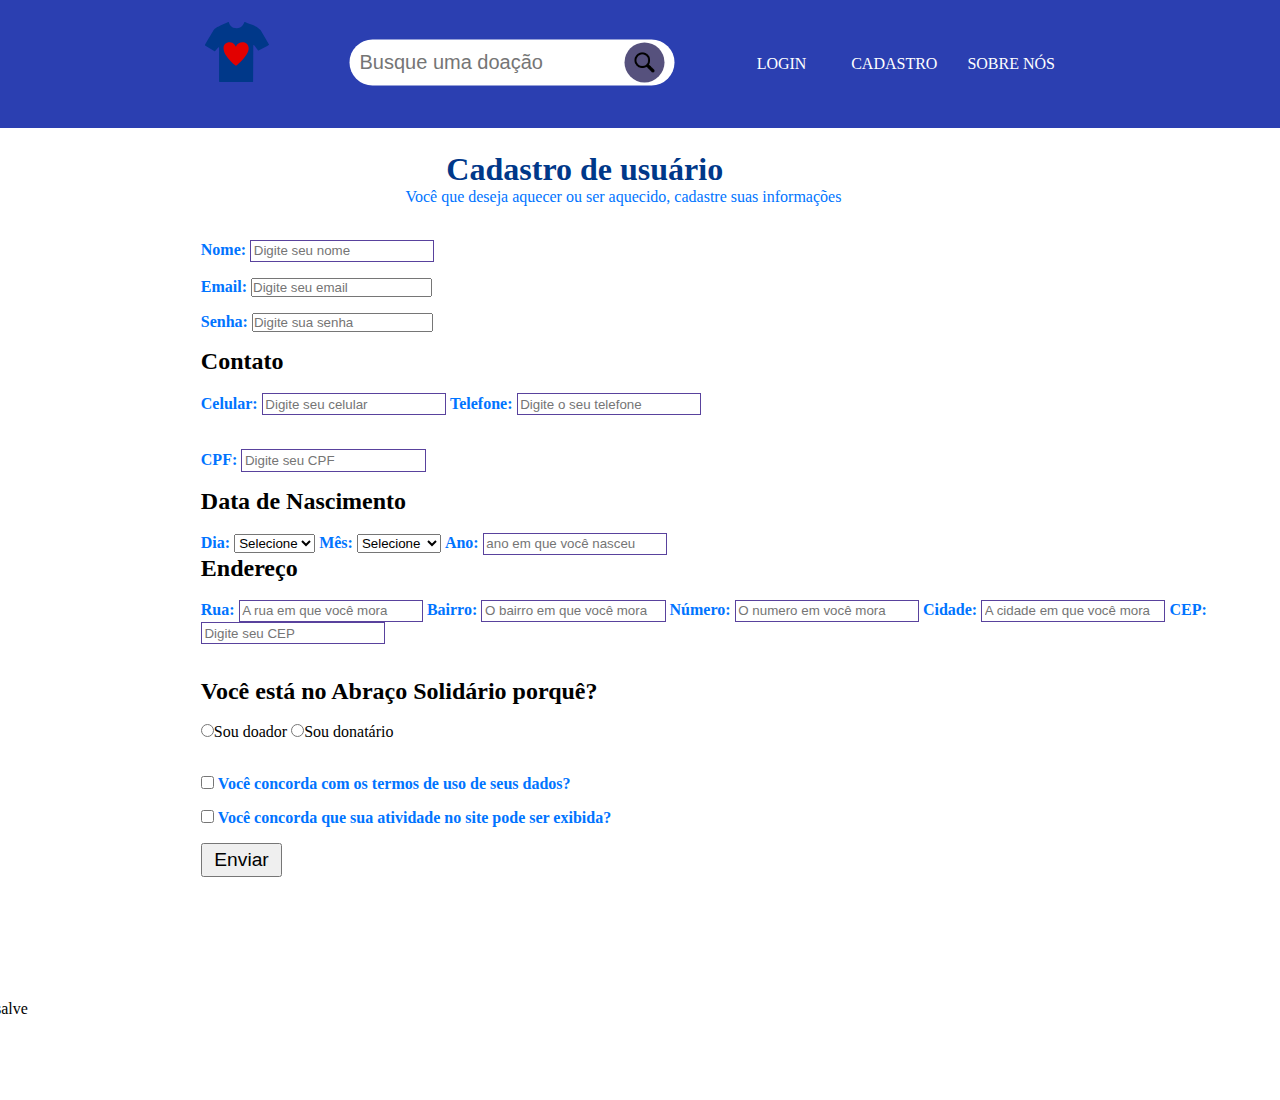
<file: index.html>
<!DOCTYPE html>
<html lang="pt-br">
    <head>
        <meta charset="utf-8"/>
        <meta name="viewport" content="width=device-width, inicial-scale=1"/>
        <link rel="stylesheet" type="text/css" href="index.css" media="screen"> 
        <title>Abraço Solidário   </title>
    </head>
    <body>
        <div id="geral">
            <header>
                <br><!--aqui começa tudo que está no topo da página,primeira div!-->
                <div id="logo"  style=" align: center; width: 5%; height: 10%; float: left; margin-left: 16%; margin-top: 0.5%; display: online-block"><img src="imagens/logo.svg">
                </div>

                <div class="search-box">
                    <input type="text" class="search-txt" placeholder="Busque uma doação">

                    <a href="#" class="search-btn">
                        <img src="imagens/glass.png" alt="imagem de uma lupa" height="20" width="20">
                    </a>
                </div >


                <div style="align: center; margin-top: 0.2%; width: 12%; height: 3%; float: left; margin-left: 30%">
                    <A HREF="login.html" target="menu" class="link"><br><br>Login</A>
                </div>

                <div style=" align: center; margin-top: 0.2%; width: 5%; height: 3%; float: left; margin-left: 3.5%;">
                    <A HREF="formcadastro.html" target="menu" class="link" ><br><br>Cadastro</A>
                </div>

                <div style="align: center; margin-top: 0.2%; width: 8%; height: 7%; float: left; margin-left: 3.5%;">
                    <A HREF="sobre nós.html" target="menu" class="link"><br><br><center>Sobre Nós</center></A>
                </div>
            </header>

            <section>
                <iframe Id="menu" name="menu" frameborder=0 scrolling="no" src="formcadastro.html"></iframe>
            </section>

            <footer>
                salve
            </footer>
        </div>
    </body>
</html>
</file>
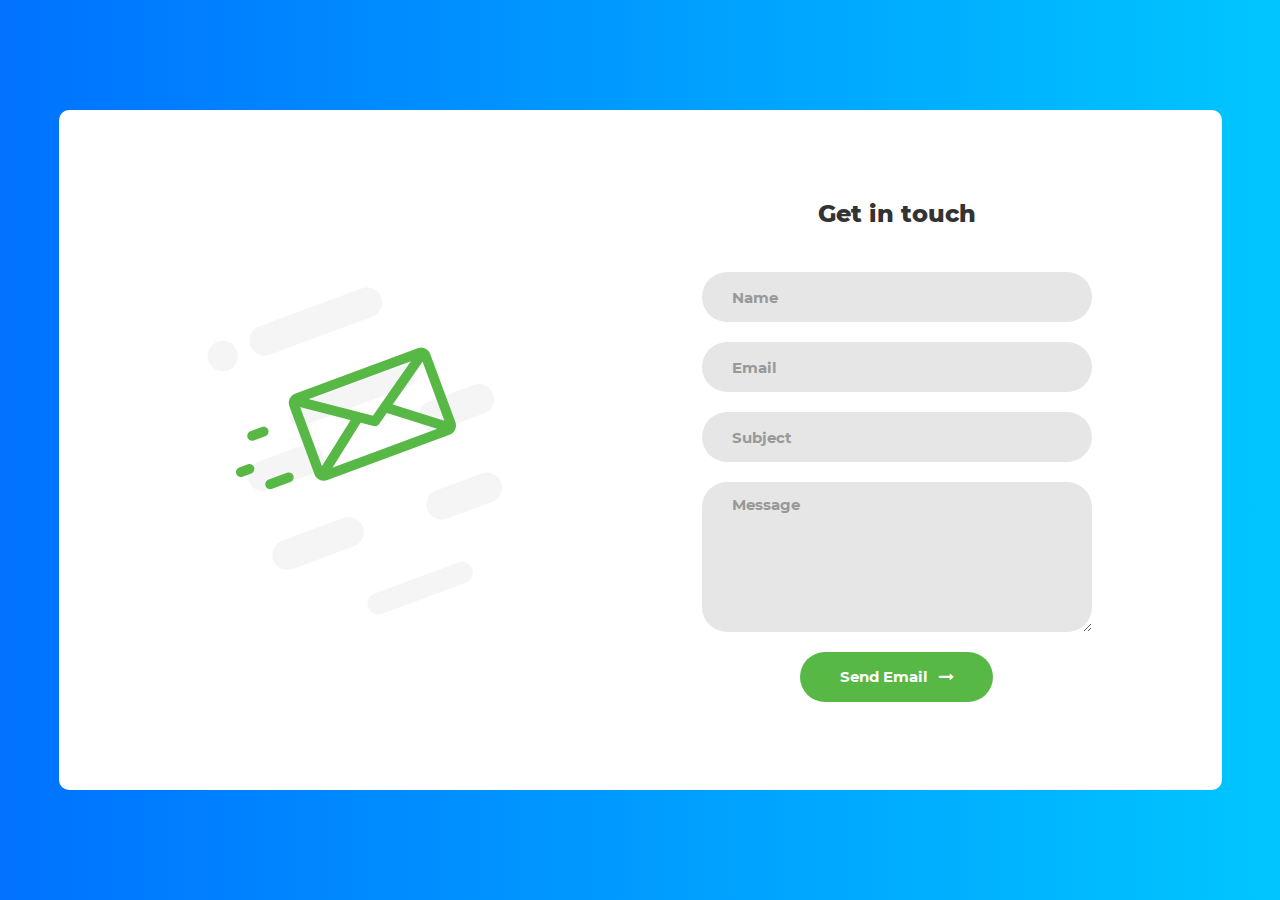
<file: formuláriocontato/index.html>
<!DOCTYPE html>
<html lang="pt-br">
<head>
	<title>Contact V1</title>
	<meta charset="UTF-8">
	<meta name="viewport" content="width=device-width, initial-scale=1">
<!--===============================================================================================-->
	<link rel="icon" type="image/png" href="images/icons/favicon.ico"/>
<!--===============================================================================================-->
	<link rel="stylesheet" type="text/css" href="vendor/bootstrap/css/bootstrap.min.css">
<!--===============================================================================================-->
	<link rel="stylesheet" type="text/css" href="fonts/font-awesome-4.7.0/css/font-awesome.min.css">
<!--===============================================================================================-->
	<link rel="stylesheet" type="text/css" href="vendor/animate/animate.css">
<!--===============================================================================================-->
	<link rel="stylesheet" type="text/css" href="vendor/css-hamburgers/hamburgers.min.css">
<!--===============================================================================================-->
	<link rel="stylesheet" type="text/css" href="vendor/select2/select2.min.css">
<!--===============================================================================================-->
	<link rel="stylesheet" type="text/css" href="css/util.css">
	<link rel="stylesheet" type="text/css" href="css/main.css">
<!--===============================================================================================-->
</head>
<body>

	<div class="contact1">
		<div class="container-contact1">
			<div class="contact1-pic js-tilt" data-tilt>
				<img src="images/img-01.png" alt="IMG">
			</div>

			<form class="contact1-form validate-form">
				<span class="contact1-form-title">
					Get in touch
				</span>

				<div class="wrap-input1 validate-input" data-validate = "Name is required">
					<input class="input1" type="text" name="name" placeholder="Name">
					<span class="shadow-input1"></span>
				</div>

				<div class="wrap-input1 validate-input" data-validate = "Valid email is required: ex@abc.xyz">
					<input class="input1" type="text" name="email" placeholder="Email">
					<span class="shadow-input1"></span>
				</div>

				<div class="wrap-input1 validate-input" data-validate = "Subject is required">
					<input class="input1" type="text" name="subject" placeholder="Subject">
					<span class="shadow-input1"></span>
				</div>

				<div class="wrap-input1 validate-input" data-validate = "Message is required">
					<textarea class="input1" name="message" placeholder="Message"></textarea>
					<span class="shadow-input1"></span>
				</div>

				<div class="container-contact1-form-btn">
					<button class="contact1-form-btn">
						<span>
							Send Email
							<i class="fa fa-long-arrow-right" aria-hidden="true"></i>
						</span>
					</button>
				</div>
			</form>
		</div>
	</div>




<!--===============================================================================================-->
	<script src="vendor/jquery/jquery-3.2.1.min.js"></script>
<!--===============================================================================================-->
	<script src="vendor/bootstrap/js/popper.js"></script>
	<script src="vendor/bootstrap/js/bootstrap.min.js"></script>
<!--===============================================================================================-->
	<script src="vendor/select2/select2.min.js"></script>
<!--===============================================================================================-->
	<script src="vendor/tilt/tilt.jquery.min.js"></script>
	<script >
		$('.js-tilt').tilt({
			scale: 1.1
		})
	</script>

<!-- Global site tag (gtag.js) - Google Analytics -->
<script async src="https://www.googletagmanager.com/gtag/js?id=UA-23581568-13"></script>
<script>
  window.dataLayer = window.dataLayer || [];
  function gtag(){dataLayer.push(arguments);}
  gtag('js', new Date());

  gtag('config', 'UA-23581568-13');
</script>

<!--===============================================================================================-->
	<script src="js/main.js"></script>

</body>
</html>
</file>
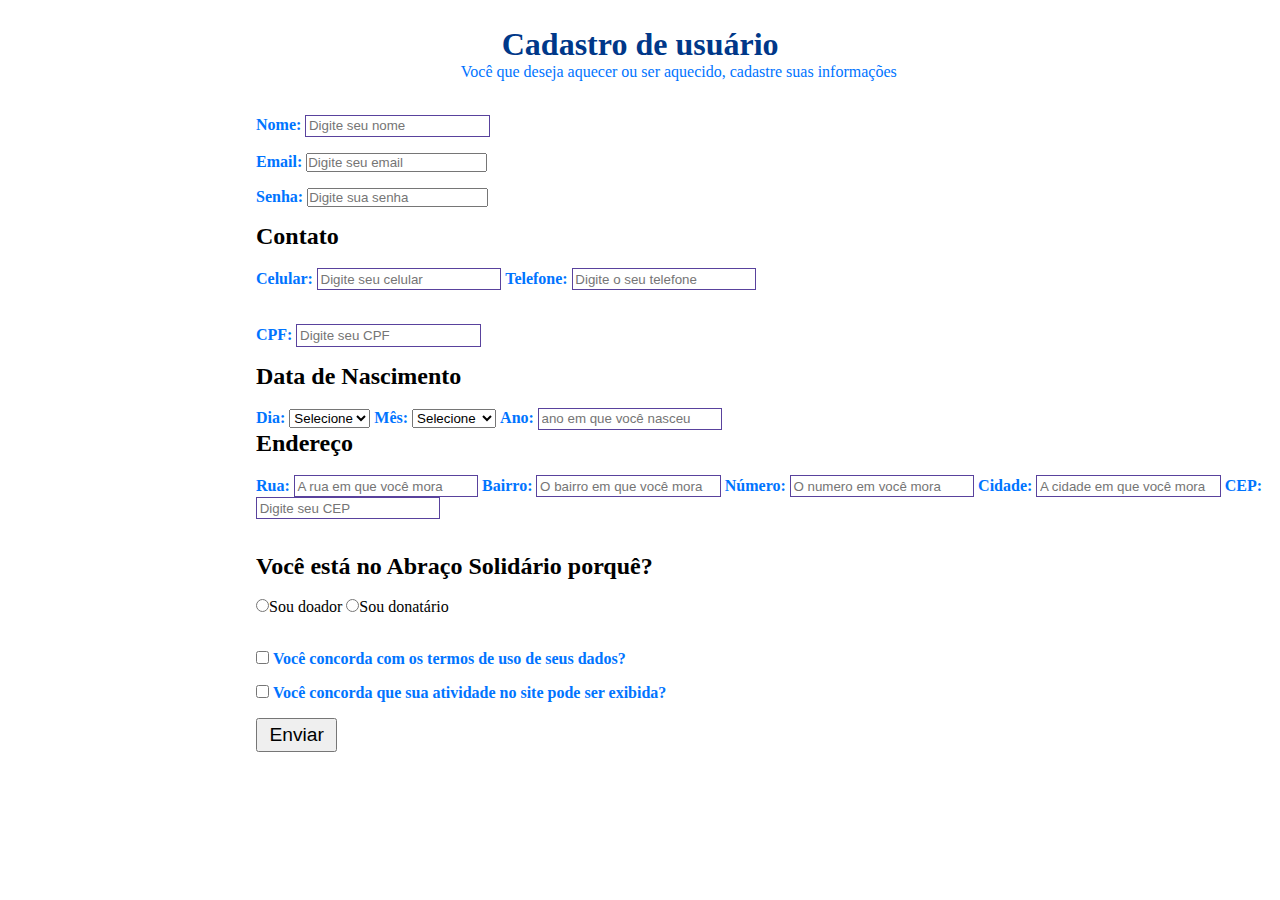
<file: formcadastro.html>
<!DOCTYPE html>
<html lang="pt-br">

<html>

  <head>
     <meta charset="utf-8">
     <meta name="viewport" content="width-device-width, initial-scale=1.0">
     <link rel="stylesheet" type="text/css" href="formcadastro.css" media="screen"> 

	<title>Abraço Solidário - Cadastro</title>


   </head>
   <body>
   	

      <div class="campo">

       <h1 id="titulo">Cadastro de usuário</h1>
       <p id="subtitulo">Você que deseja aquecer ou ser aquecido, cadastre suas informações<p>
       <br>


      </div class="campo">


   <form method="POST" action="backend/cadastro.php">

      <fieldset class="grupo">
    
          <div class="campo">
     	      
     	      <label for="nome"><strong>Nome:</strong></label>
     	      <input type="text" name="nome" id="nome" required placeholder="Digite seu nome">


          </div class="campo"> 	
    
     
 
         <div class="campo">
     	      
     	      <label for="email"><strong>Email:</strong></label>
     	      <input type="Email" name="email" id="email" required placeholder="Digite seu email">


          </div class="campo"> 	


         <div class="campo">
     	      
     	      <label for="senha"><strong>Senha:</strong></label>
     	      <input type="password" name="senha" id="senha" required placeholder="Digite sua senha">


          </div class="campo"> 	
         
         <div class="campo">
         	 
         <h2>Contato</h2>
         <br>
 
         <label for="celular"><strong>Celular:</strong></label>
         <input type="text" name="celular" id="celular" required placeholder="Digite seu celular">

         <label for="telefone"><strong>Telefone:</strong></label>
         <input type="text" name="telefone" id="telefone" placeholder="Digite o seu telefone">

         </div class="campo">
   
        <br>


        <div class="campo">
     	      
     	      <label for="cpf"><strong>CPF:</strong></label>
     	      <input type="text" name="cpf" id="cpf" required placeholder="Digite seu CPF">


          </div class="campo"> 	
         

         <div class="campo">
         	 
         <h2>Data de Nascimento</h2>
         <br>
 
         <label for="dia"><strong>Dia:</strong></label>
            <select id="dia" name="dia"  required="required">
               <option selected="selected" value="">Selecione</option>
               <option value=1>1</option>
               <option value=2>2</option>
               <option value=3>3</option>
               <option value=4>4</option>
               <option value=5>5</option>
               <option value=6>6</option>
               <option value=7>7</option>
               <option value=8>8</option>
               <option value=9>9</option>
               <option value=10>10</option>
               <option value=11>11</option>
               <option value=12>12</option>
               <option value=13>13</option>
               <option value=14>14</option>
               <option value=15>15</option>
               <option value=16>16</option>
               <option value=17>17</option>
               <option value=18>18</option>
               <option value=19>19</option>
               <option value=20>20</option>
               <option value=21>21</option>
               <option value=22>22</option>
               <option value=23>23</option>
               <option value=24>24</option>
               <option value=25>25</option>
               <option value=26>26</option>
               <option value=27>27</option>
               <option value=28>28</option>
               <option value=29>29</option>
               <option value=30>30</option>
               <option value=31>31</option>
            </select>


              <label for= "mes"><strong>Mês:</strong></label>
            <select name="mes" id="mes" required="required">
               <option selected value="">Selecione</option>
               <option value="Janeiro">Janeiro</option>
               <option value="Fevereiro">Fevereiro</option>
               <option value="Março">Março</option>
               <option value="Abril">Abril</option>
               <option value="Maio">Maio</option>
               <option value="Junho">Junho</option>
               <option value="Julho">Julho</option>
               <option value="Agosto">Agosto</option>
               <option value="Setembro">Setembro</option>
               <option value="Outubro">Outubro</option>
               <option value="Novembro">Novembro</option>
               <option value="Dezembro">Dezembro</option>
            </select>
        

          <label for="ano"><strong>Ano:</strong></label>
         <input type="text" name="ano" id="ano"required placeholder="ano em que você nasceu">



         <h2>Endereço</h2>
         <br>
 
         <label for="rua"><strong>Rua:</strong></label>
         <input type="text" name="rua" id="rua"required placeholder="A rua em que você mora">

         <label for="bairro"><strong>Bairro:</strong></label>
         <input type="text" name="bairro" id="bairro"required placeholder="O bairro em que você mora">

         <label for="numero"><strong>Número:</strong></label>
         <input type="text" name="numero" id="numero"required placeholder="O numero em você mora">

         <label for="cidade"><strong>Cidade:</strong></label>
         <input type="text" name="cidade" id="cidade" required placeholder="A cidade em que você mora">

         <label for="cidade"><strong>CEP:</strong></label>
         <input type="text" name="cep" id="cidade" required placeholder="Digite seu CEP">




         </div class="campo">
         <br>


          <div class="campo">

           	<h2>Você está no Abraço Solidário porquê?</h2>

            <br>

           	<input type="radio" name="escolher" value="1">Sou doador
            <input type="radio" name="escolher" value="0">Sou donatário

           	  
           </div class="campo">
           <br>



            <div class="campo">
              	    <label for="termos">
              	    <input type="checkbox" name="termos" id="termos" required>
              	    <strong>Você concorda com os termos de uso de seus dados?</strong></label>


            </div> 

            <div class="campo">
                    <label for="autorizacao">
                    <input type="checkbox" name="autorizacao" id="autorizacao" value=1>
                    <strong>Você concorda que sua atividade no site pode ser exibida?</strong></label>


            </div>
        
        </fieldset class="grupo">


      <button class="botao" type="submite" value ="Enviar">Enviar</button>


   </form>



   </body>

</html>
</file>
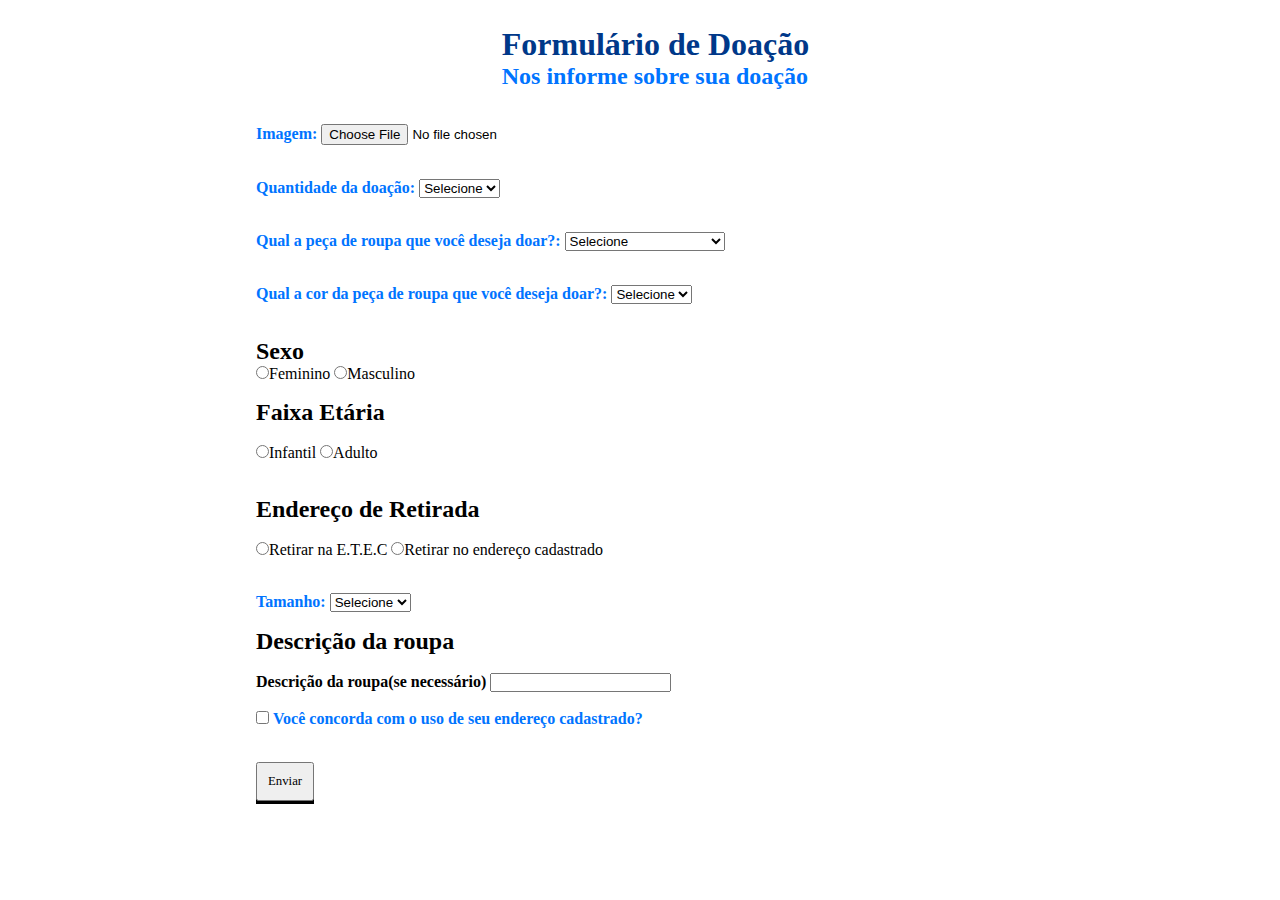
<file: formdoacao.html>
<!DOCTYPE html>
<html lang="pt-br">
	<head>
		<meta charset="utf-8">
		<meta name="viewport" content="width-device-width, initial-scale=1.0">
		<link rel="stylesheet" type="text/css" href="formdoacao.css" media="screen"> 

		<title>Abraço Solidário - Doação</title>
	</head>

	<body>

		<div class="campo">

		<h1 id="titulo">Formulário de Doação</h1>
		<h2 id="subtitulo">Nos informe sobre sua doação</h2>
		<br>

		</div>

		<form method="post" action="doacao.php" enctype="multipart/form-data">
			<fieldset class="grupo">

				<div class="campo">
					<label for="imagem"><strong>Imagem:</strong></label>
					<input type="file" name="imagem" id="imagem" required>
				</div>

				<br>

				<div class="campo">

					<label for= "quantidade"><strong>Quantidade da doação:</strong></label>
						<select name="quantidade" required="required">
							<option selected="selected" value="">Selecione</option>
							<option value=1>1</option>
							<option value=2>2</option>
							<option value=3>3</option>
							<option value=4>4</option>
							<option value=5>5</option>
							<option value=6>6</option>
							<option value=7>7</option>
							<option value=8>8</option>
							<option value=9>9</option>
							<option value=10>10</option>
							<option value=11>11</option>
							<option value=12>12</option>
							<option value=13>13</option>
							<option value=14>14</option>
							<option value=15>15</option>
							<option value=16>16</option>
							<option value=17>17</option>
							<option value=18>18</option>
							<option value=19>19</option>
							<option value=20>20</option>
						</select>
				</div>

				<br/>

				<div class="campo">
					<label for= "tipo"><strong>Qual a peça de roupa que você deseja doar?:</strong></label>
					<select name="tipo" required="required">
						<option selected="selected" value="">Selecione</option>
						<option value=1>Camiseta</option>
						<option value=2>Shorts</option>
						<option value=3>Calça moletom</option>
						<option value=4>Calça jeans</option>
						<option value=5>Camiseta manga longa</option>
						<option value=6>Blusa de moletom</option>
					</select>
				</div>
				
				<br/>

				<div class="campo">
					<label for="cor"><strong>Qual a cor da peça de roupa que você deseja doar?:</strong></label>
					<select name="cor" required="required">
						<option selected="selected" value="">Selecione</option>
						<option value=1>Vermelho</option>
						<option value=2>Azul</option>
						<option value=3>Amarelo</option>
						<option value=4>Laranja</option>
						<option value=5>Verde</option>
						<option value=6>Roxo</option>
						<option value=7>Azul claro</option>
					</select>
				</div>

				<br/>
				

				<div class="campo">
					<h2>Sexo</h2>
					<input type="radio" name="sexo" value=1>Feminino</input>
					<input type="radio" name="sexo" value=2>Masculino</input>
				</div>

				<div class="campo">
					<h2>Faixa Etária</h2>
					<br>

					<input type="radio" name="faixa_etaria" value=1>Infantil
					<input type="radio" name="faixa_etaria" value=2>Adulto	
				</div>

				<br>

				<div class="campo">
					<h2>Endereço de Retirada</h2>
					<br>

					<input type="radio" name="retirada" value=1>Retirar na E.T.E.C
					<input type="radio" name="retirada" value=2>Retirar no endereço cadastrado

					<br>
				</div class="campo">

				<br>

				<div class="campo">
					
					<label for="tamanho"><strong>Tamanho:</strong></label>
					<select name="tamanho" required="required">
						<option selected="selected" value="">Selecione</option>
						<option value="P">P</option>
						<option value="M">M</option>
						<option value="G">G</option>
						<option value="GG">GG</option>
						<option value="XG">XG</option>
						<option value="XXG">XXG</option>
					</select>
					<br>
				</div>



				</div class="campo">
					<h2>Descrição da roupa</h2>
					<br>

					<label for="descricao"><strong>Descrição da roupa(se necessário)</strong></label>
					<input type="text" name="descricao" id="descricao">
				</div>

				<div class="campo">
					<br>

					<label for="autorizacao">
					<input type="checkbox" name="newsletter" id="autorizacao" required>
					<strong>Você concorda com o uso de seu endereço cadastrado?</strong></label>

				</div>
				<br>
				<button class="botao" type="submit">Enviar</button>
			</fieldset>
		</form>
	</body>
</html>
</file>
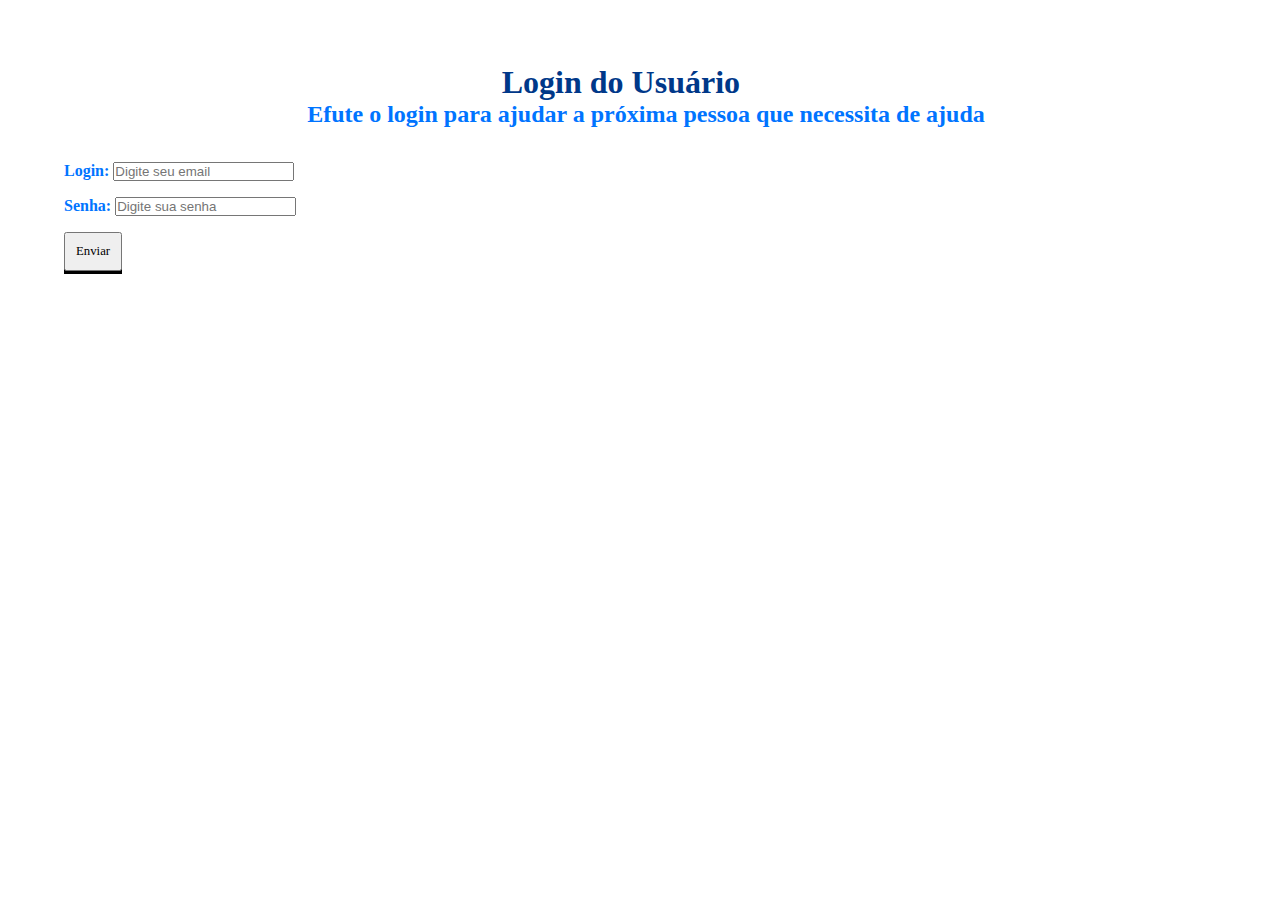
<file: login.html>
<!DOCTYPE html>
<html lang="pt-br">
 

 <html>
  


  <head>	

       <meta charset="utf-8">
       <meta name="viewport" content="width-device-width, initial-scale=1.0">
       <link rel="stylesheet" type="text/css" href="login.css" media="screen"> 


	<title>Login</title>


  </head>



   <body>



   	<div class="campo">


   <h1 id="titulo">Login do Usuário</h1>
   <h2 id="subtitulo">Efute o login para ajudar a próxima pessoa que necessita de ajuda</h2>
   <br>

   </div class="campo">
      


    <form method="POST" action="dados.php">

   
   
   <fieldset class="grupo">
    
   <div class="campo">
     	      
   <label><strong>Login:</strong></label>
   <input type="text" name="login" required="required" placeholder="Digite seu email">

   <br>

   </div class="campo"> 	
    
     
 
   <div class="campo">
     	      
   
   <label><strong>Senha:</strong></label>
   <input type="password" name="senha" required placeholder="Digite sua senha">
   </div class="campo">
 

  <button class="botao" type="submit">Enviar</button>  

   </fieldset class="grupo">

 </header>

    <header id="rodapé">
        <div>
            
        </div>
        
    </header>




   </body>

</html>
</file>
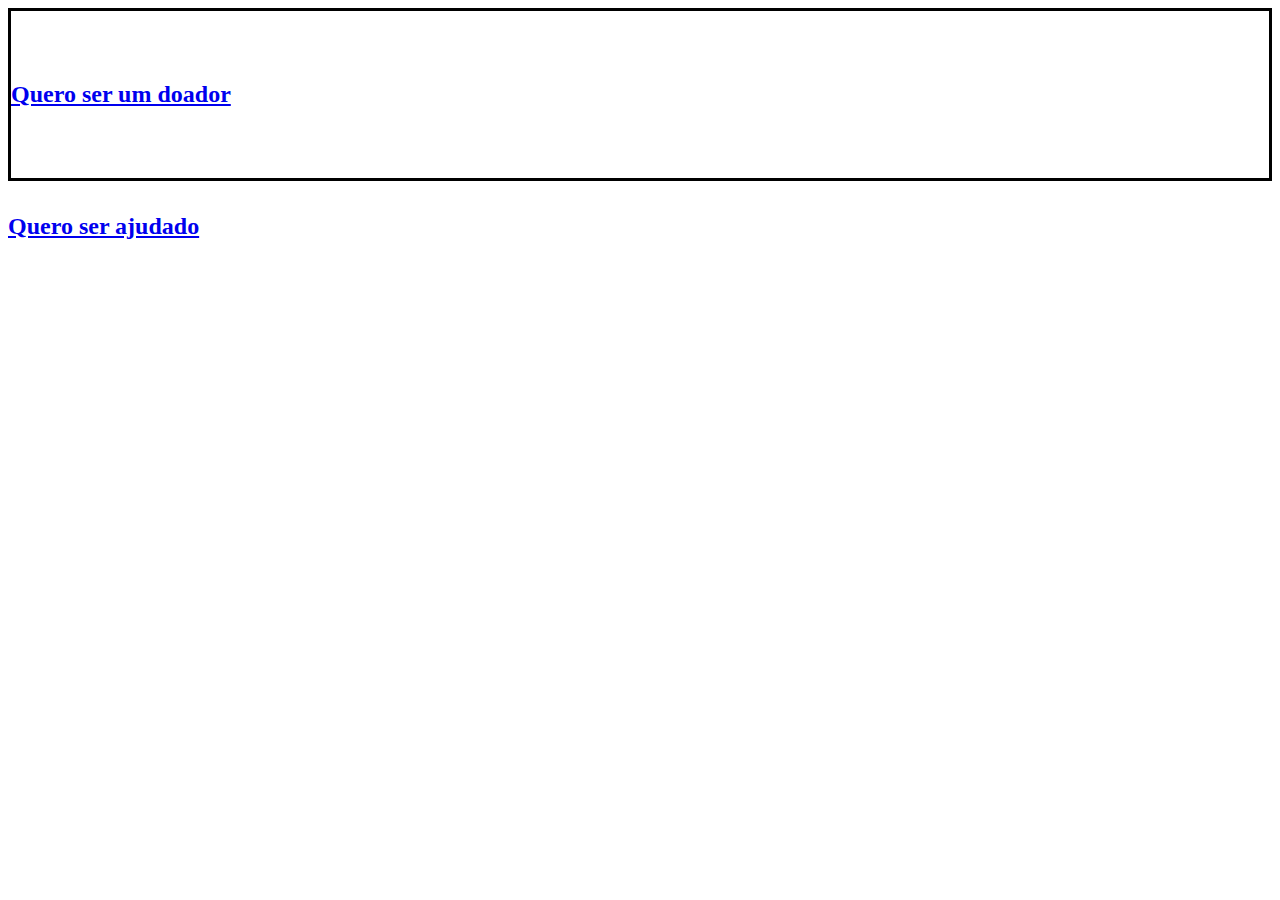
<file: selecionarcadastro.html>
<!DOCTYPE html>
<html lang="pt-br">
    <head>
        <meta charset="utf-8">
        <title>Cadastre-se</title>
        <style type="text/css">
            #doador{
                border-style: solid;
                
                padding-top: 3%;
                padding-bottom: 3%;
            }
        </style>
    </head>
    <body>
        <font face="Antapani" size=5>
            <div id="doador">
                <h4>
                    <a href="#" class="fill-div">Quero ser um doador</a>
                </h4> 
            </div>
            
            <div id="donatario">
                <h4>
                    <a href="#" class="fill-div">Quero ser ajudado</a>
                </h4>
            </div>

        </font>
    </body>
</html>
</file>
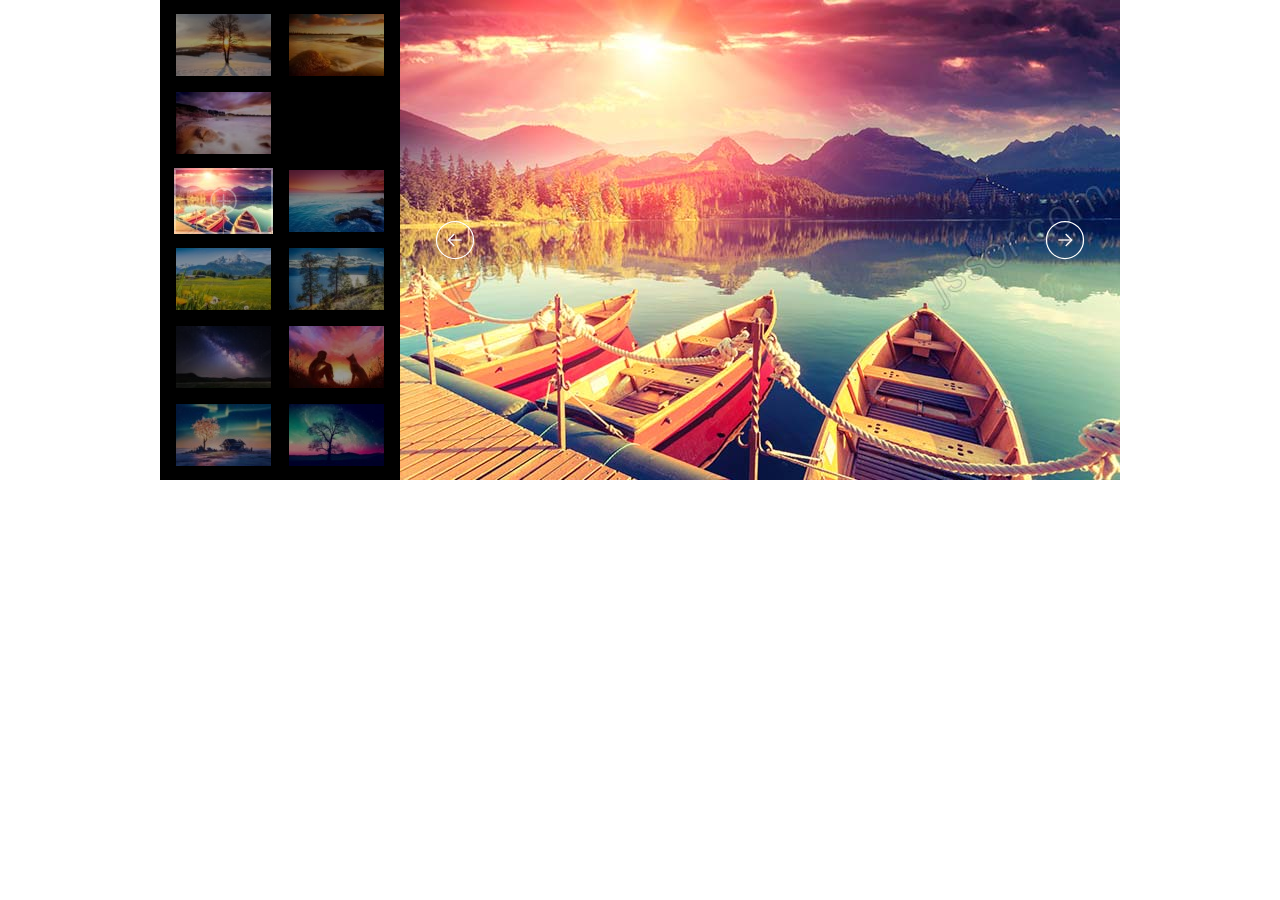
<file: carrossel/standard.html>
﻿<!DOCTYPE html>
<html>
<head>
    <meta charset="utf-8">
    <meta name="viewport" content="width=device-width, initial-scale=1.0">
    <title></title>
</head>
<body style="padding:0px; margin:0px; background-color:#fff;font-family:arial,helvetica,sans-serif,verdana,'Open Sans'">

    <!-- #region Jssor Slider Begin -->
    <!-- Generator: Jssor Slider Composer -->
    <!-- Source: https://www.jssor.com/demos/image-gallery-with-vertical-thumbnail.slider/=edit -->
    <script src="js/jssor.slider-28.1.0.min.js" type="text/javascript"></script>
    <script type="text/javascript">
        window.jssor_1_slider_init = function() {

            var jssor_1_SlideshowTransitions = [
              {$Duration:1200,$Zoom:1,$Easing:{$Zoom:$Jease$.$InCubic,$Opacity:$Jease$.$OutQuad},$Opacity:2},
              {$Duration:1000,$Zoom:11,$SlideOut:true,$Easing:{$Zoom:$Jease$.$InExpo,$Opacity:$Jease$.$Linear},$Opacity:2},
              {$Duration:1200,$Zoom:1,$Rotate:1,$During:{$Zoom:[0.2,0.8],$Rotate:[0.2,0.8]},$Easing:{$Zoom:$Jease$.$Swing,$Opacity:$Jease$.$Linear,$Rotate:$Jease$.$Swing},$Opacity:2,$Round:{$Rotate:0.5}},
              {$Duration:1000,$Zoom:11,$Rotate:1,$SlideOut:true,$Easing:{$Zoom:$Jease$.$InQuint,$Opacity:$Jease$.$Linear,$Rotate:$Jease$.$InQuint},$Opacity:2,$Round:{$Rotate:0.8}},
              {$Duration:1200,x:0.5,$Cols:2,$Zoom:1,$Assembly:2049,$ChessMode:{$Column:15},$Easing:{$Left:$Jease$.$InCubic,$Zoom:$Jease$.$InCubic,$Opacity:$Jease$.$Linear},$Opacity:2},
              {$Duration:1200,x:4,$Cols:2,$Zoom:11,$SlideOut:true,$Assembly:2049,$ChessMode:{$Column:15},$Easing:{$Left:$Jease$.$InExpo,$Zoom:$Jease$.$InExpo,$Opacity:$Jease$.$Linear},$Opacity:2},
              {$Duration:1200,x:0.6,$Zoom:1,$Rotate:1,$During:{$Left:[0.2,0.8],$Zoom:[0.2,0.8],$Rotate:[0.2,0.8]},$Opacity:2,$Round:{$Rotate:0.5}},
              {$Duration:1000,x:-4,$Zoom:11,$Rotate:1,$SlideOut:true,$Easing:{$Left:$Jease$.$InQuint,$Zoom:$Jease$.$InQuart,$Opacity:$Jease$.$Linear,$Rotate:$Jease$.$InQuint},$Opacity:2,$Round:{$Rotate:0.8}},
              {$Duration:1200,x:-0.6,$Zoom:1,$Rotate:1,$During:{$Left:[0.2,0.8],$Zoom:[0.2,0.8],$Rotate:[0.2,0.8]},$Opacity:2,$Round:{$Rotate:0.5}},
              {$Duration:1000,x:4,$Zoom:11,$Rotate:1,$SlideOut:true,$Easing:{$Left:$Jease$.$InQuint,$Zoom:$Jease$.$InQuart,$Opacity:$Jease$.$Linear,$Rotate:$Jease$.$InQuint},$Opacity:2,$Round:{$Rotate:0.8}},
              {$Duration:1200,x:0.5,y:0.3,$Cols:2,$Zoom:1,$Rotate:1,$Assembly:2049,$ChessMode:{$Column:15},$Easing:{$Left:$Jease$.$InCubic,$Top:$Jease$.$InCubic,$Zoom:$Jease$.$InCubic,$Opacity:$Jease$.$OutQuad,$Rotate:$Jease$.$InCubic},$Opacity:2,$Round:{$Rotate:0.7}},
              {$Duration:1000,x:0.5,y:0.3,$Cols:2,$Zoom:1,$Rotate:1,$SlideOut:true,$Assembly:2049,$ChessMode:{$Column:15},$Easing:{$Left:$Jease$.$InExpo,$Top:$Jease$.$InExpo,$Zoom:$Jease$.$InExpo,$Opacity:$Jease$.$Linear,$Rotate:$Jease$.$InExpo},$Opacity:2,$Round:{$Rotate:0.7}},
              {$Duration:1200,x:-4,y:2,$Rows:2,$Zoom:11,$Rotate:1,$Assembly:2049,$ChessMode:{$Row:28},$Easing:{$Left:$Jease$.$InCubic,$Top:$Jease$.$InCubic,$Zoom:$Jease$.$InCubic,$Opacity:$Jease$.$OutQuad,$Rotate:$Jease$.$InCubic},$Opacity:2,$Round:{$Rotate:0.7}},
              {$Duration:1200,x:1,y:2,$Cols:2,$Zoom:11,$Rotate:1,$Assembly:2049,$ChessMode:{$Column:19},$Easing:{$Left:$Jease$.$InCubic,$Top:$Jease$.$InCubic,$Zoom:$Jease$.$InCubic,$Opacity:$Jease$.$OutQuad,$Rotate:$Jease$.$InCubic},$Opacity:2,$Round:{$Rotate:0.8}}
            ];

            var jssor_1_options = {
              $AutoPlay: 1,
              $SlideshowOptions: {
                $Class: $JssorSlideshowRunner$,
                $Transitions: jssor_1_SlideshowTransitions,
                $TransitionsOrder: 1
              },
              $ArrowNavigatorOptions: {
                $Class: $JssorArrowNavigator$
              },
              $ThumbnailNavigatorOptions: {
                $Class: $JssorThumbnailNavigator$,
                $Rows: 2,
                $SpacingX: 14,
                $SpacingY: 12,
                $Orientation: 2,
                $Align: 156
              }
            };

            var jssor_1_slider = new $JssorSlider$("jssor_1", jssor_1_options);

            /*#region responsive code begin*/

            var MAX_WIDTH = 960;

            function ScaleSlider() {
                var containerElement = jssor_1_slider.$Elmt.parentNode;
                var containerWidth = containerElement.clientWidth;

                if (containerWidth) {

                    var expectedWidth = Math.min(MAX_WIDTH || containerWidth, containerWidth);

                    jssor_1_slider.$ScaleWidth(expectedWidth);
                }
                else {
                    window.setTimeout(ScaleSlider, 30);
                }
            }

            ScaleSlider();

            $Jssor$.$AddEvent(window, "load", ScaleSlider);
            $Jssor$.$AddEvent(window, "resize", ScaleSlider);
            $Jssor$.$AddEvent(window, "orientationchange", ScaleSlider);
            /*#endregion responsive code end*/
        };
    </script>
    <style>
        /*jssor slider loading skin spin css*/
        .jssorl-009-spin img {
            animation-name: jssorl-009-spin;
            animation-duration: 1.6s;
            animation-iteration-count: infinite;
            animation-timing-function: linear;
        }

        @keyframes jssorl-009-spin {
            from { transform: rotate(0deg); }
            to { transform: rotate(360deg); }
        }

        /*jssor slider arrow skin 093 css*/
        .jssora093 {display:block;position:absolute;cursor:pointer;}
        .jssora093 .c {fill:none;stroke:#fff;stroke-width:400;stroke-miterlimit:10;}
        .jssora093 .a {fill:none;stroke:#fff;stroke-width:400;stroke-miterlimit:10;}
        .jssora093:hover {opacity:.8;}
        .jssora093.jssora093dn {opacity:.6;}
        .jssora093.jssora093ds {opacity:.3;pointer-events:none;}

        /*jssor slider thumbnail skin 101 css*/
        .jssort101 .p {position: absolute;top:0;left:0;box-sizing:border-box;background:#000;}
        .jssort101 .p .cv {position:relative;top:0;left:0;width:100%;height:100%;border:2px solid #000;box-sizing:border-box;z-index:1;}
        .jssort101 .a {fill:none;stroke:#fff;stroke-width:400;stroke-miterlimit:10;visibility:hidden;}
        .jssort101 .p:hover .cv, .jssort101 .p.pdn .cv {border:none;border-color:transparent;}
        .jssort101 .p:hover{padding:2px;}
        .jssort101 .p:hover .cv {background-color:rgba(0,0,0,6);opacity:.35;}
        .jssort101 .p:hover.pdn{padding:0;}
        .jssort101 .p:hover.pdn .cv {border:2px solid #fff;background:none;opacity:.35;}
        .jssort101 .pav .cv {border-color:#fff;opacity:.35;}
        .jssort101 .pav .a, .jssort101 .p:hover .a {visibility:visible;}
        .jssort101 .t {position:absolute;top:0;left:0;width:100%;height:100%;border:none;opacity:.6;}
        .jssort101 .pav .t, .jssort101 .p:hover .t{opacity:1;}
    </style>
    <div id="jssor_1" style="position:relative;margin:0 auto;top:0px;left:0px;width:960px;height:480px;overflow:hidden;visibility:hidden;background-color:#24262e;">
        <!-- Loading Screen -->
        <div data-u="loading" class="jssorl-009-spin" style="position:absolute;top:0px;left:0px;width:100%;height:100%;text-align:center;background-color:rgba(0,0,0,0.7);">
            <img style="margin-top:-19px;position:relative;top:50%;width:38px;height:38px;" src="img/spin.svg" />
        </div>
        <div data-u="slides" style="cursor:default;position:relative;top:0px;left:240px;width:720px;height:480px;overflow:hidden;">
            <div>
                <img data-u="image" src="img/004.jpg" />
                <img data-u="thumb" src="img/004-s99x66.jpg" />
            </div>
            <div>
                <img data-u="image" src="img/005.jpg" />
                <img data-u="thumb" src="img/005-s99x66.jpg" />
            </div>
            <div>
                <img data-u="image" src="img/006.jpg" />
                <img data-u="thumb" src="img/006-s99x66.jpg" />
            </div>
            <div>
                <img data-u="image" src="img/007.jpg" />
                <img data-u="thumb" src="img/007-s99x66.jpg" />
            </div>
            <div>
                <img data-u="image" src="img/008.jpg" />
                <img data-u="thumb" src="img/008-s99x66.jpg" />
            </div>
            <div>
                <img data-u="image" src="img/009.jpg" />
                <img data-u="thumb" src="img/009-s99x66.jpg" />
            </div>
            <div>
                <img data-u="image" src="img/010.jpg" />
                <img data-u="thumb" src="img/010-s99x66.jpg" />
            </div>
            <div>
                <img data-u="image" src="img/013.jpg" />
                <img data-u="thumb" src="img/013-s99x66.jpg" />
            </div>
            <div>
                <img data-u="image" src="img/014.jpg" />
                <img data-u="thumb" src="img/014-s99x66.jpg" />
            </div>
            <div>
                <img data-u="image" src="img/015.jpg" />
                <img data-u="thumb" src="img/015-s99x66.jpg" />
            </div>
            <div>
                <img data-u="image" src="img/016.jpg" />
                <img data-u="thumb" src="img/016-s99x66.jpg" />
            </div>
            <div>
                <img data-u="image" src="img/017.jpg" />
                <img data-u="thumb" src="img/017-s99x66.jpg" />
            </div>
            <div>
                <img data-u="image" src="img/018.jpg" />
                <img data-u="thumb" src="img/018-s99x66.jpg" />
            </div>
        </div><a data-scale="0" href="https://www.jssor.com" style="display:none;position:absolute;">web animation composer</a>
        <!-- Thumbnail Navigator -->
        <div data-u="thumbnavigator" class="jssort101" style="position:absolute;left:0px;top:0px;width:240px;height:480px;background-color:#000;" data-autocenter="2" data-scale-left="0.75">
            <div data-u="slides">
                <div data-u="prototype" class="p" style="width:99px;height:66px;">
                    <div data-u="thumbnailtemplate" class="t"></div>
                    <svg viewbox="0 0 16000 16000" class="cv">
                        <circle class="a" cx="8000" cy="8000" r="3238.1"></circle>
                        <line class="a" x1="6190.5" y1="8000" x2="9809.5" y2="8000"></line>
                        <line class="a" x1="8000" y1="9809.5" x2="8000" y2="6190.5"></line>
                    </svg>
                </div>
            </div>
        </div>
        <!-- Arrow Navigator -->
        <div data-u="arrowleft" class="jssora093" style="width:50px;height:50px;top:0px;left:270px;" data-autocenter="2">
            <svg viewbox="0 0 16000 16000" style="position:absolute;top:0;left:0;width:100%;height:100%;">
                <circle class="c" cx="8000" cy="8000" r="5920"></circle>
                <polyline class="a" points="7777.8,6080 5857.8,8000 7777.8,9920 "></polyline>
                <line class="a" x1="10142.2" y1="8000" x2="5857.8" y2="8000"></line>
            </svg>
        </div>
        <div data-u="arrowright" class="jssora093" style="width:50px;height:50px;top:0px;right:30px;" data-autocenter="2">
            <svg viewbox="0 0 16000 16000" style="position:absolute;top:0;left:0;width:100%;height:100%;">
                <circle class="c" cx="8000" cy="8000" r="5920"></circle>
                <polyline class="a" points="8222.2,6080 10142.2,8000 8222.2,9920 "></polyline>
                <line class="a" x1="5857.8" y1="8000" x2="10142.2" y2="8000"></line>
            </svg>
        </div>
    </div>
    <script type="text/javascript">jssor_1_slider_init();
    </script>
    <!-- #endregion Jssor Slider End -->
</body>
</html>
</file>
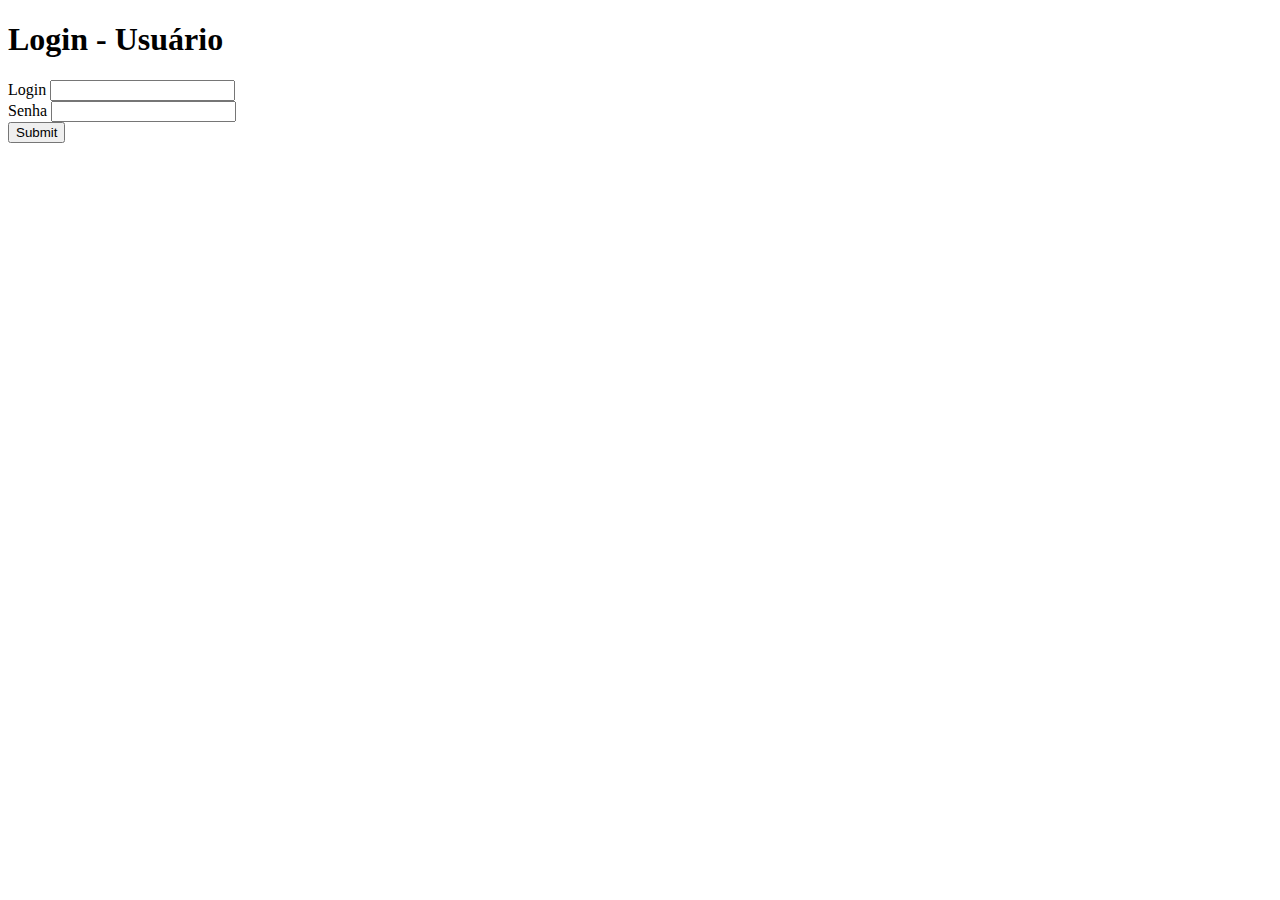
<file: Login/login.html>
<!DOCTYPE html>
 

 <html>
  


  <head>	

       <meta charset="utf-8">

	<title>Login</title>


  </head>



   <body>

   	<h1>Login - Usuário</h1>
      


    <form method="POST" action="dados.php">

   <label>Login</label>
   <input type="text" name="login" required="required">

   <br>
   
   <label>Senha</label>
   <input type="password" name="senha" required>
 
  <br>

  <input type="submit" name="Enviar">

</form>



   </body>

</html>
</file>
<file: index.css>
#geral{
    width: 100%;
    height: 100%;
}


header{
    width: 100%; 
    height: 130px;
    position: absolute;
    text-align: right; 
    align: center;
    background-color: red; 
    margin-top: -10px;
    margin-left: -8px; 
    margin-right: -15px;
    text-transform: uppercase;
    background-color: #2b3fb1;
}

.link{
    text-decoration: none;
    color: white; 
}

section{
    position: absolute;
    left: -5px;
    top:125px;
    margin: 0 auto;
    width: 99.9%;
    height: 800px;
    
}

#menu{
    width: 100%;
    float: center;
    position: absolute;
    height: 850px;
    right:50px;
    
}

footer{
    position: absolute;
    height: 100px;  
    top: 1000px;
    left: -5px;
    width: 101.9%;
    text-decoration: none;

}

body{
    
}

.search-box{
        position: absolute;
        top: 35%;
        left: 40%;
        transform: translate(-50%, -10%);
        background-color: #FFFFFF;
        height: 20%;
        padding: 10px;
        border-radius: 40px;
        display: flex;
        justify-content: space-between;
        align-items: center;
 }

.search-txt{
        border: none;
        background: none;
        outline: none;
        padding: 0;
        color: #56517D;
        font-size: 20px;
        line-height: 40px;
}
.search-btn{
        width: 40px;
        height: 40px;
        border-radius: 50%;
        background-color:#56517D;
        display: flex;
        justify-content: center;
        align-items: center;
}



.galery{
    width: 850px;
    height: 450px;
    background-color: white;
    overflow: hidden;
    margin-top: 150px;
    margin-left: 330px;
}

.galery .fotos {
    width: 400%;
    height: 400px;
    animation-name: animação;
    animation-duration: 100s;
    animation-iteration-count: infinite;
}
.galery .fotos img{
    width: 847px;
    height: 450px;
}

@keyframes animação{
    0% {margin-left: 0;}
    20% {margin-left: 0;}
    25% {margin-left: -100%;}
    45% {margin-left: -100%;}
    50% {margin-left: -200%;}
    70% {margin-left: -200%;}
    75% {margin-left: -300%;}
    95% {margin-left: -300%;}
    100% {margin-left: -400%;}
}


li {

   margin-left: 11px;

}


h3{

    margin-right: 20px;

}


.Rodapé {


background-color: #2b3fb1;

}


p {



    
}

#zapo {
    text-decoration: none;
    color: black;
}
</file>
<file: formuláriocontato/css/util.css>
/*[ FONT SIZE ]
///////////////////////////////////////////////////////////
*/
.fs-1 {font-size: 1px;}
.fs-2 {font-size: 2px;}
.fs-3 {font-size: 3px;}
.fs-4 {font-size: 4px;}
.fs-5 {font-size: 5px;}
.fs-6 {font-size: 6px;}
.fs-7 {font-size: 7px;}
.fs-8 {font-size: 8px;}
.fs-9 {font-size: 9px;}
.fs-10 {font-size: 10px;}
.fs-11 {font-size: 11px;}
.fs-12 {font-size: 12px;}
.fs-13 {font-size: 13px;}
.fs-14 {font-size: 14px;}
.fs-15 {font-size: 15px;}
.fs-16 {font-size: 16px;}
.fs-17 {font-size: 17px;}
.fs-18 {font-size: 18px;}
.fs-19 {font-size: 19px;}
.fs-20 {font-size: 20px;}
.fs-21 {font-size: 21px;}
.fs-22 {font-size: 22px;}
.fs-23 {font-size: 23px;}
.fs-24 {font-size: 24px;}
.fs-25 {font-size: 25px;}
.fs-26 {font-size: 26px;}
.fs-27 {font-size: 27px;}
.fs-28 {font-size: 28px;}
.fs-29 {font-size: 29px;}
.fs-30 {font-size: 30px;}
.fs-31 {font-size: 31px;}
.fs-32 {font-size: 32px;}
.fs-33 {font-size: 33px;}
.fs-34 {font-size: 34px;}
.fs-35 {font-size: 35px;}
.fs-36 {font-size: 36px;}
.fs-37 {font-size: 37px;}
.fs-38 {font-size: 38px;}
.fs-39 {font-size: 39px;}
.fs-40 {font-size: 40px;}
.fs-41 {font-size: 41px;}
.fs-42 {font-size: 42px;}
.fs-43 {font-size: 43px;}
.fs-44 {font-size: 44px;}
.fs-45 {font-size: 45px;}
.fs-46 {font-size: 46px;}
.fs-47 {font-size: 47px;}
.fs-48 {font-size: 48px;}
.fs-49 {font-size: 49px;}
.fs-50 {font-size: 50px;}
.fs-51 {font-size: 51px;}
.fs-52 {font-size: 52px;}
.fs-53 {font-size: 53px;}
.fs-54 {font-size: 54px;}
.fs-55 {font-size: 55px;}
.fs-56 {font-size: 56px;}
.fs-57 {font-size: 57px;}
.fs-58 {font-size: 58px;}
.fs-59 {font-size: 59px;}
.fs-60 {font-size: 60px;}
.fs-61 {font-size: 61px;}
.fs-62 {font-size: 62px;}
.fs-63 {font-size: 63px;}
.fs-64 {font-size: 64px;}
.fs-65 {font-size: 65px;}
.fs-66 {font-size: 66px;}
.fs-67 {font-size: 67px;}
.fs-68 {font-size: 68px;}
.fs-69 {font-size: 69px;}
.fs-70 {font-size: 70px;}
.fs-71 {font-size: 71px;}
.fs-72 {font-size: 72px;}
.fs-73 {font-size: 73px;}
.fs-74 {font-size: 74px;}
.fs-75 {font-size: 75px;}
.fs-76 {font-size: 76px;}
.fs-77 {font-size: 77px;}
.fs-78 {font-size: 78px;}
.fs-79 {font-size: 79px;}
.fs-80 {font-size: 80px;}
.fs-81 {font-size: 81px;}
.fs-82 {font-size: 82px;}
.fs-83 {font-size: 83px;}
.fs-84 {font-size: 84px;}
.fs-85 {font-size: 85px;}
.fs-86 {font-size: 86px;}
.fs-87 {font-size: 87px;}
.fs-88 {font-size: 88px;}
.fs-89 {font-size: 89px;}
.fs-90 {font-size: 90px;}
.fs-91 {font-size: 91px;}
.fs-92 {font-size: 92px;}
.fs-93 {font-size: 93px;}
.fs-94 {font-size: 94px;}
.fs-95 {font-size: 95px;}
.fs-96 {font-size: 96px;}
.fs-97 {font-size: 97px;}
.fs-98 {font-size: 98px;}
.fs-99 {font-size: 99px;}
.fs-100 {font-size: 100px;}
.fs-101 {font-size: 101px;}
.fs-102 {font-size: 102px;}
.fs-103 {font-size: 103px;}
.fs-104 {font-size: 104px;}
.fs-105 {font-size: 105px;}
.fs-106 {font-size: 106px;}
.fs-107 {font-size: 107px;}
.fs-108 {font-size: 108px;}
.fs-109 {font-size: 109px;}
.fs-110 {font-size: 110px;}
.fs-111 {font-size: 111px;}
.fs-112 {font-size: 112px;}
.fs-113 {font-size: 113px;}
.fs-114 {font-size: 114px;}
.fs-115 {font-size: 115px;}
.fs-116 {font-size: 116px;}
.fs-117 {font-size: 117px;}
.fs-118 {font-size: 118px;}
.fs-119 {font-size: 119px;}
.fs-120 {font-size: 120px;}
.fs-121 {font-size: 121px;}
.fs-122 {font-size: 122px;}
.fs-123 {font-size: 123px;}
.fs-124 {font-size: 124px;}
.fs-125 {font-size: 125px;}
.fs-126 {font-size: 126px;}
.fs-127 {font-size: 127px;}
.fs-128 {font-size: 128px;}
.fs-129 {font-size: 129px;}
.fs-130 {font-size: 130px;}
.fs-131 {font-size: 131px;}
.fs-132 {font-size: 132px;}
.fs-133 {font-size: 133px;}
.fs-134 {font-size: 134px;}
.fs-135 {font-size: 135px;}
.fs-136 {font-size: 136px;}
.fs-137 {font-size: 137px;}
.fs-138 {font-size: 138px;}
.fs-139 {font-size: 139px;}
.fs-140 {font-size: 140px;}
.fs-141 {font-size: 141px;}
.fs-142 {font-size: 142px;}
.fs-143 {font-size: 143px;}
.fs-144 {font-size: 144px;}
.fs-145 {font-size: 145px;}
.fs-146 {font-size: 146px;}
.fs-147 {font-size: 147px;}
.fs-148 {font-size: 148px;}
.fs-149 {font-size: 149px;}
.fs-150 {font-size: 150px;}
.fs-151 {font-size: 151px;}
.fs-152 {font-size: 152px;}
.fs-153 {font-size: 153px;}
.fs-154 {font-size: 154px;}
.fs-155 {font-size: 155px;}
.fs-156 {font-size: 156px;}
.fs-157 {font-size: 157px;}
.fs-158 {font-size: 158px;}
.fs-159 {font-size: 159px;}
.fs-160 {font-size: 160px;}
.fs-161 {font-size: 161px;}
.fs-162 {font-size: 162px;}
.fs-163 {font-size: 163px;}
.fs-164 {font-size: 164px;}
.fs-165 {font-size: 165px;}
.fs-166 {font-size: 166px;}
.fs-167 {font-size: 167px;}
.fs-168 {font-size: 168px;}
.fs-169 {font-size: 169px;}
.fs-170 {font-size: 170px;}
.fs-171 {font-size: 171px;}
.fs-172 {font-size: 172px;}
.fs-173 {font-size: 173px;}
.fs-174 {font-size: 174px;}
.fs-175 {font-size: 175px;}
.fs-176 {font-size: 176px;}
.fs-177 {font-size: 177px;}
.fs-178 {font-size: 178px;}
.fs-179 {font-size: 179px;}
.fs-180 {font-size: 180px;}
.fs-181 {font-size: 181px;}
.fs-182 {font-size: 182px;}
.fs-183 {font-size: 183px;}
.fs-184 {font-size: 184px;}
.fs-185 {font-size: 185px;}
.fs-186 {font-size: 186px;}
.fs-187 {font-size: 187px;}
.fs-188 {font-size: 188px;}
.fs-189 {font-size: 189px;}
.fs-190 {font-size: 190px;}
.fs-191 {font-size: 191px;}
.fs-192 {font-size: 192px;}
.fs-193 {font-size: 193px;}
.fs-194 {font-size: 194px;}
.fs-195 {font-size: 195px;}
.fs-196 {font-size: 196px;}
.fs-197 {font-size: 197px;}
.fs-198 {font-size: 198px;}
.fs-199 {font-size: 199px;}
.fs-200 {font-size: 200px;}

/*[ PADDING ]
///////////////////////////////////////////////////////////
*/
.p-t-0 {padding-top: 0px;}
.p-t-1 {padding-top: 1px;}
.p-t-2 {padding-top: 2px;}
.p-t-3 {padding-top: 3px;}
.p-t-4 {padding-top: 4px;}
.p-t-5 {padding-top: 5px;}
.p-t-6 {padding-top: 6px;}
.p-t-7 {padding-top: 7px;}
.p-t-8 {padding-top: 8px;}
.p-t-9 {padding-top: 9px;}
.p-t-10 {padding-top: 10px;}
.p-t-11 {padding-top: 11px;}
.p-t-12 {padding-top: 12px;}
.p-t-13 {padding-top: 13px;}
.p-t-14 {padding-top: 14px;}
.p-t-15 {padding-top: 15px;}
.p-t-16 {padding-top: 16px;}
.p-t-17 {padding-top: 17px;}
.p-t-18 {padding-top: 18px;}
.p-t-19 {padding-top: 19px;}
.p-t-20 {padding-top: 20px;}
.p-t-21 {padding-top: 21px;}
.p-t-22 {padding-top: 22px;}
.p-t-23 {padding-top: 23px;}
.p-t-24 {padding-top: 24px;}
.p-t-25 {padding-top: 25px;}
.p-t-26 {padding-top: 26px;}
.p-t-27 {padding-top: 27px;}
.p-t-28 {padding-top: 28px;}
.p-t-29 {padding-top: 29px;}
.p-t-30 {padding-top: 30px;}
.p-t-31 {padding-top: 31px;}
.p-t-32 {padding-top: 32px;}
.p-t-33 {padding-top: 33px;}
.p-t-34 {padding-top: 34px;}
.p-t-35 {padding-top: 35px;}
.p-t-36 {padding-top: 36px;}
.p-t-37 {padding-top: 37px;}
.p-t-38 {padding-top: 38px;}
.p-t-39 {padding-top: 39px;}
.p-t-40 {padding-top: 40px;}
.p-t-41 {padding-top: 41px;}
.p-t-42 {padding-top: 42px;}
.p-t-43 {padding-top: 43px;}
.p-t-44 {padding-top: 44px;}
.p-t-45 {padding-top: 45px;}
.p-t-46 {padding-top: 46px;}
.p-t-47 {padding-top: 47px;}
.p-t-48 {padding-top: 48px;}
.p-t-49 {padding-top: 49px;}
.p-t-50 {padding-top: 50px;}
.p-t-51 {padding-top: 51px;}
.p-t-52 {padding-top: 52px;}
.p-t-53 {padding-top: 53px;}
.p-t-54 {padding-top: 54px;}
.p-t-55 {padding-top: 55px;}
.p-t-56 {padding-top: 56px;}
.p-t-57 {padding-top: 57px;}
.p-t-58 {padding-top: 58px;}
.p-t-59 {padding-top: 59px;}
.p-t-60 {padding-top: 60px;}
.p-t-61 {padding-top: 61px;}
.p-t-62 {padding-top: 62px;}
.p-t-63 {padding-top: 63px;}
.p-t-64 {padding-top: 64px;}
.p-t-65 {padding-top: 65px;}
.p-t-66 {padding-top: 66px;}
.p-t-67 {padding-top: 67px;}
.p-t-68 {padding-top: 68px;}
.p-t-69 {padding-top: 69px;}
.p-t-70 {padding-top: 70px;}
.p-t-71 {padding-top: 71px;}
.p-t-72 {padding-top: 72px;}
.p-t-73 {padding-top: 73px;}
.p-t-74 {padding-top: 74px;}
.p-t-75 {padding-top: 75px;}
.p-t-76 {padding-top: 76px;}
.p-t-77 {padding-top: 77px;}
.p-t-78 {padding-top: 78px;}
.p-t-79 {padding-top: 79px;}
.p-t-80 {padding-top: 80px;}
.p-t-81 {padding-top: 81px;}
.p-t-82 {padding-top: 82px;}
.p-t-83 {padding-top: 83px;}
.p-t-84 {padding-top: 84px;}
.p-t-85 {padding-top: 85px;}
.p-t-86 {padding-top: 86px;}
.p-t-87 {padding-top: 87px;}
.p-t-88 {padding-top: 88px;}
.p-t-89 {padding-top: 89px;}
.p-t-90 {padding-top: 90px;}
.p-t-91 {padding-top: 91px;}
.p-t-92 {padding-top: 92px;}
.p-t-93 {padding-top: 93px;}
.p-t-94 {padding-top: 94px;}
.p-t-95 {padding-top: 95px;}
.p-t-96 {padding-top: 96px;}
.p-t-97 {padding-top: 97px;}
.p-t-98 {padding-top: 98px;}
.p-t-99 {padding-top: 99px;}
.p-t-100 {padding-top: 100px;}
.p-t-101 {padding-top: 101px;}
.p-t-102 {padding-top: 102px;}
.p-t-103 {padding-top: 103px;}
.p-t-104 {padding-top: 104px;}
.p-t-105 {padding-top: 105px;}
.p-t-106 {padding-top: 106px;}
.p-t-107 {padding-top: 107px;}
.p-t-108 {padding-top: 108px;}
.p-t-109 {padding-top: 109px;}
.p-t-110 {padding-top: 110px;}
.p-t-111 {padding-top: 111px;}
.p-t-112 {padding-top: 112px;}
.p-t-113 {padding-top: 113px;}
.p-t-114 {padding-top: 114px;}
.p-t-115 {padding-top: 115px;}
.p-t-116 {padding-top: 116px;}
.p-t-117 {padding-top: 117px;}
.p-t-118 {padding-top: 118px;}
.p-t-119 {padding-top: 119px;}
.p-t-120 {padding-top: 120px;}
.p-t-121 {padding-top: 121px;}
.p-t-122 {padding-top: 122px;}
.p-t-123 {padding-top: 123px;}
.p-t-124 {padding-top: 124px;}
.p-t-125 {padding-top: 125px;}
.p-t-126 {padding-top: 126px;}
.p-t-127 {padding-top: 127px;}
.p-t-128 {padding-top: 128px;}
.p-t-129 {padding-top: 129px;}
.p-t-130 {padding-top: 130px;}
.p-t-131 {padding-top: 131px;}
.p-t-132 {padding-top: 132px;}
.p-t-133 {padding-top: 133px;}
.p-t-134 {padding-top: 134px;}
.p-t-135 {padding-top: 135px;}
.p-t-136 {padding-top: 136px;}
.p-t-137 {padding-top: 137px;}
.p-t-138 {padding-top: 138px;}
.p-t-139 {padding-top: 139px;}
.p-t-140 {padding-top: 140px;}
.p-t-141 {padding-top: 141px;}
.p-t-142 {padding-top: 142px;}
.p-t-143 {padding-top: 143px;}
.p-t-144 {padding-top: 144px;}
.p-t-145 {padding-top: 145px;}
.p-t-146 {padding-top: 146px;}
.p-t-147 {padding-top: 147px;}
.p-t-148 {padding-top: 148px;}
.p-t-149 {padding-top: 149px;}
.p-t-150 {padding-top: 150px;}
.p-t-151 {padding-top: 151px;}
.p-t-152 {padding-top: 152px;}
.p-t-153 {padding-top: 153px;}
.p-t-154 {padding-top: 154px;}
.p-t-155 {padding-top: 155px;}
.p-t-156 {padding-top: 156px;}
.p-t-157 {padding-top: 157px;}
.p-t-158 {padding-top: 158px;}
.p-t-159 {padding-top: 159px;}
.p-t-160 {padding-top: 160px;}
.p-t-161 {padding-top: 161px;}
.p-t-162 {padding-top: 162px;}
.p-t-163 {padding-top: 163px;}
.p-t-164 {padding-top: 164px;}
.p-t-165 {padding-top: 165px;}
.p-t-166 {padding-top: 166px;}
.p-t-167 {padding-top: 167px;}
.p-t-168 {padding-top: 168px;}
.p-t-169 {padding-top: 169px;}
.p-t-170 {padding-top: 170px;}
.p-t-171 {padding-top: 171px;}
.p-t-172 {padding-top: 172px;}
.p-t-173 {padding-top: 173px;}
.p-t-174 {padding-top: 174px;}
.p-t-175 {padding-top: 175px;}
.p-t-176 {padding-top: 176px;}
.p-t-177 {padding-top: 177px;}
.p-t-178 {padding-top: 178px;}
.p-t-179 {padding-top: 179px;}
.p-t-180 {padding-top: 180px;}
.p-t-181 {padding-top: 181px;}
.p-t-182 {padding-top: 182px;}
.p-t-183 {padding-top: 183px;}
.p-t-184 {padding-top: 184px;}
.p-t-185 {padding-top: 185px;}
.p-t-186 {padding-top: 186px;}
.p-t-187 {padding-top: 187px;}
.p-t-188 {padding-top: 188px;}
.p-t-189 {padding-top: 189px;}
.p-t-190 {padding-top: 190px;}
.p-t-191 {padding-top: 191px;}
.p-t-192 {padding-top: 192px;}
.p-t-193 {padding-top: 193px;}
.p-t-194 {padding-top: 194px;}
.p-t-195 {padding-top: 195px;}
.p-t-196 {padding-top: 196px;}
.p-t-197 {padding-top: 197px;}
.p-t-198 {padding-top: 198px;}
.p-t-199 {padding-top: 199px;}
.p-t-200 {padding-top: 200px;}
.p-t-201 {padding-top: 201px;}
.p-t-202 {padding-top: 202px;}
.p-t-203 {padding-top: 203px;}
.p-t-204 {padding-top: 204px;}
.p-t-205 {padding-top: 205px;}
.p-t-206 {padding-top: 206px;}
.p-t-207 {padding-top: 207px;}
.p-t-208 {padding-top: 208px;}
.p-t-209 {padding-top: 209px;}
.p-t-210 {padding-top: 210px;}
.p-t-211 {padding-top: 211px;}
.p-t-212 {padding-top: 212px;}
.p-t-213 {padding-top: 213px;}
.p-t-214 {padding-top: 214px;}
.p-t-215 {padding-top: 215px;}
.p-t-216 {padding-top: 216px;}
.p-t-217 {padding-top: 217px;}
.p-t-218 {padding-top: 218px;}
.p-t-219 {padding-top: 219px;}
.p-t-220 {padding-top: 220px;}
.p-t-221 {padding-top: 221px;}
.p-t-222 {padding-top: 222px;}
.p-t-223 {padding-top: 223px;}
.p-t-224 {padding-top: 224px;}
.p-t-225 {padding-top: 225px;}
.p-t-226 {padding-top: 226px;}
.p-t-227 {padding-top: 227px;}
.p-t-228 {padding-top: 228px;}
.p-t-229 {padding-top: 229px;}
.p-t-230 {padding-top: 230px;}
.p-t-231 {padding-top: 231px;}
.p-t-232 {padding-top: 232px;}
.p-t-233 {padding-top: 233px;}
.p-t-234 {padding-top: 234px;}
.p-t-235 {padding-top: 235px;}
.p-t-236 {padding-top: 236px;}
.p-t-237 {padding-top: 237px;}
.p-t-238 {padding-top: 238px;}
.p-t-239 {padding-top: 239px;}
.p-t-240 {padding-top: 240px;}
.p-t-241 {padding-top: 241px;}
.p-t-242 {padding-top: 242px;}
.p-t-243 {padding-top: 243px;}
.p-t-244 {padding-top: 244px;}
.p-t-245 {padding-top: 245px;}
.p-t-246 {padding-top: 246px;}
.p-t-247 {padding-top: 247px;}
.p-t-248 {padding-top: 248px;}
.p-t-249 {padding-top: 249px;}
.p-t-250 {padding-top: 250px;}
.p-b-0 {padding-bottom: 0px;}
.p-b-1 {padding-bottom: 1px;}
.p-b-2 {padding-bottom: 2px;}
.p-b-3 {padding-bottom: 3px;}
.p-b-4 {padding-bottom: 4px;}
.p-b-5 {padding-bottom: 5px;}
.p-b-6 {padding-bottom: 6px;}
.p-b-7 {padding-bottom: 7px;}
.p-b-8 {padding-bottom: 8px;}
.p-b-9 {padding-bottom: 9px;}
.p-b-10 {padding-bottom: 10px;}
.p-b-11 {padding-bottom: 11px;}
.p-b-12 {padding-bottom: 12px;}
.p-b-13 {padding-bottom: 13px;}
.p-b-14 {padding-bottom: 14px;}
.p-b-15 {padding-bottom: 15px;}
.p-b-16 {padding-bottom: 16px;}
.p-b-17 {padding-bottom: 17px;}
.p-b-18 {padding-bottom: 18px;}
.p-b-19 {padding-bottom: 19px;}
.p-b-20 {padding-bottom: 20px;}
.p-b-21 {padding-bottom: 21px;}
.p-b-22 {padding-bottom: 22px;}
.p-b-23 {padding-bottom: 23px;}
.p-b-24 {padding-bottom: 24px;}
.p-b-25 {padding-bottom: 25px;}
.p-b-26 {padding-bottom: 26px;}
.p-b-27 {padding-bottom: 27px;}
.p-b-28 {padding-bottom: 28px;}
.p-b-29 {padding-bottom: 29px;}
.p-b-30 {padding-bottom: 30px;}
.p-b-31 {padding-bottom: 31px;}
.p-b-32 {padding-bottom: 32px;}
.p-b-33 {padding-bottom: 33px;}
.p-b-34 {padding-bottom: 34px;}
.p-b-35 {padding-bottom: 35px;}
.p-b-36 {padding-bottom: 36px;}
.p-b-37 {padding-bottom: 37px;}
.p-b-38 {padding-bottom: 38px;}
.p-b-39 {padding-bottom: 39px;}
.p-b-40 {padding-bottom: 40px;}
.p-b-41 {padding-bottom: 41px;}
.p-b-42 {padding-bottom: 42px;}
.p-b-43 {padding-bottom: 43px;}
.p-b-44 {padding-bottom: 44px;}
.p-b-45 {padding-bottom: 45px;}
.p-b-46 {padding-bottom: 46px;}
.p-b-47 {padding-bottom: 47px;}
.p-b-48 {padding-bottom: 48px;}
.p-b-49 {padding-bottom: 49px;}
.p-b-50 {padding-bottom: 50px;}
.p-b-51 {padding-bottom: 51px;}
.p-b-52 {padding-bottom: 52px;}
.p-b-53 {padding-bottom: 53px;}
.p-b-54 {padding-bottom: 54px;}
.p-b-55 {padding-bottom: 55px;}
.p-b-56 {padding-bottom: 56px;}
.p-b-57 {padding-bottom: 57px;}
.p-b-58 {padding-bottom: 58px;}
.p-b-59 {padding-bottom: 59px;}
.p-b-60 {padding-bottom: 60px;}
.p-b-61 {padding-bottom: 61px;}
.p-b-62 {padding-bottom: 62px;}
.p-b-63 {padding-bottom: 63px;}
.p-b-64 {padding-bottom: 64px;}
.p-b-65 {padding-bottom: 65px;}
.p-b-66 {padding-bottom: 66px;}
.p-b-67 {padding-bottom: 67px;}
.p-b-68 {padding-bottom: 68px;}
.p-b-69 {padding-bottom: 69px;}
.p-b-70 {padding-bottom: 70px;}
.p-b-71 {padding-bottom: 71px;}
.p-b-72 {padding-bottom: 72px;}
.p-b-73 {padding-bottom: 73px;}
.p-b-74 {padding-bottom: 74px;}
.p-b-75 {padding-bottom: 75px;}
.p-b-76 {padding-bottom: 76px;}
.p-b-77 {padding-bottom: 77px;}
.p-b-78 {padding-bottom: 78px;}
.p-b-79 {padding-bottom: 79px;}
.p-b-80 {padding-bottom: 80px;}
.p-b-81 {padding-bottom: 81px;}
.p-b-82 {padding-bottom: 82px;}
.p-b-83 {padding-bottom: 83px;}
.p-b-84 {padding-bottom: 84px;}
.p-b-85 {padding-bottom: 85px;}
.p-b-86 {padding-bottom: 86px;}
.p-b-87 {padding-bottom: 87px;}
.p-b-88 {padding-bottom: 88px;}
.p-b-89 {padding-bottom: 89px;}
.p-b-90 {padding-bottom: 90px;}
.p-b-91 {padding-bottom: 91px;}
.p-b-92 {padding-bottom: 92px;}
.p-b-93 {padding-bottom: 93px;}
.p-b-94 {padding-bottom: 94px;}
.p-b-95 {padding-bottom: 95px;}
.p-b-96 {padding-bottom: 96px;}
.p-b-97 {padding-bottom: 97px;}
.p-b-98 {padding-bottom: 98px;}
.p-b-99 {padding-bottom: 99px;}
.p-b-100 {padding-bottom: 100px;}
.p-b-101 {padding-bottom: 101px;}
.p-b-102 {padding-bottom: 102px;}
.p-b-103 {padding-bottom: 103px;}
.p-b-104 {padding-bottom: 104px;}
.p-b-105 {padding-bottom: 105px;}
.p-b-106 {padding-bottom: 106px;}
.p-b-107 {padding-bottom: 107px;}
.p-b-108 {padding-bottom: 108px;}
.p-b-109 {padding-bottom: 109px;}
.p-b-110 {padding-bottom: 110px;}
.p-b-111 {padding-bottom: 111px;}
.p-b-112 {padding-bottom: 112px;}
.p-b-113 {padding-bottom: 113px;}
.p-b-114 {padding-bottom: 114px;}
.p-b-115 {padding-bottom: 115px;}
.p-b-116 {padding-bottom: 116px;}
.p-b-117 {padding-bottom: 117px;}
.p-b-118 {padding-bottom: 118px;}
.p-b-119 {padding-bottom: 119px;}
.p-b-120 {padding-bottom: 120px;}
.p-b-121 {padding-bottom: 121px;}
.p-b-122 {padding-bottom: 122px;}
.p-b-123 {padding-bottom: 123px;}
.p-b-124 {padding-bottom: 124px;}
.p-b-125 {padding-bottom: 125px;}
.p-b-126 {padding-bottom: 126px;}
.p-b-127 {padding-bottom: 127px;}
.p-b-128 {padding-bottom: 128px;}
.p-b-129 {padding-bottom: 129px;}
.p-b-130 {padding-bottom: 130px;}
.p-b-131 {padding-bottom: 131px;}
.p-b-132 {padding-bottom: 132px;}
.p-b-133 {padding-bottom: 133px;}
.p-b-134 {padding-bottom: 134px;}
.p-b-135 {padding-bottom: 135px;}
.p-b-136 {padding-bottom: 136px;}
.p-b-137 {padding-bottom: 137px;}
.p-b-138 {padding-bottom: 138px;}
.p-b-139 {padding-bottom: 139px;}
.p-b-140 {padding-bottom: 140px;}
.p-b-141 {padding-bottom: 141px;}
.p-b-142 {padding-bottom: 142px;}
.p-b-143 {padding-bottom: 143px;}
.p-b-144 {padding-bottom: 144px;}
.p-b-145 {padding-bottom: 145px;}
.p-b-146 {padding-bottom: 146px;}
.p-b-147 {padding-bottom: 147px;}
.p-b-148 {padding-bottom: 148px;}
.p-b-149 {padding-bottom: 149px;}
.p-b-150 {padding-bottom: 150px;}
.p-b-151 {padding-bottom: 151px;}
.p-b-152 {padding-bottom: 152px;}
.p-b-153 {padding-bottom: 153px;}
.p-b-154 {padding-bottom: 154px;}
.p-b-155 {padding-bottom: 155px;}
.p-b-156 {padding-bottom: 156px;}
.p-b-157 {padding-bottom: 157px;}
.p-b-158 {padding-bottom: 158px;}
.p-b-159 {padding-bottom: 159px;}
.p-b-160 {padding-bottom: 160px;}
.p-b-161 {padding-bottom: 161px;}
.p-b-162 {padding-bottom: 162px;}
.p-b-163 {padding-bottom: 163px;}
.p-b-164 {padding-bottom: 164px;}
.p-b-165 {padding-bottom: 165px;}
.p-b-166 {padding-bottom: 166px;}
.p-b-167 {padding-bottom: 167px;}
.p-b-168 {padding-bottom: 168px;}
.p-b-169 {padding-bottom: 169px;}
.p-b-170 {padding-bottom: 170px;}
.p-b-171 {padding-bottom: 171px;}
.p-b-172 {padding-bottom: 172px;}
.p-b-173 {padding-bottom: 173px;}
.p-b-174 {padding-bottom: 174px;}
.p-b-175 {padding-bottom: 175px;}
.p-b-176 {padding-bottom: 176px;}
.p-b-177 {padding-bottom: 177px;}
.p-b-178 {padding-bottom: 178px;}
.p-b-179 {padding-bottom: 179px;}
.p-b-180 {padding-bottom: 180px;}
.p-b-181 {padding-bottom: 181px;}
.p-b-182 {padding-bottom: 182px;}
.p-b-183 {padding-bottom: 183px;}
.p-b-184 {padding-bottom: 184px;}
.p-b-185 {padding-bottom: 185px;}
.p-b-186 {padding-bottom: 186px;}
.p-b-187 {padding-bottom: 187px;}
.p-b-188 {padding-bottom: 188px;}
.p-b-189 {padding-bottom: 189px;}
.p-b-190 {padding-bottom: 190px;}
.p-b-191 {padding-bottom: 191px;}
.p-b-192 {padding-bottom: 192px;}
.p-b-193 {padding-bottom: 193px;}
.p-b-194 {padding-bottom: 194px;}
.p-b-195 {padding-bottom: 195px;}
.p-b-196 {padding-bottom: 196px;}
.p-b-197 {padding-bottom: 197px;}
.p-b-198 {padding-bottom: 198px;}
.p-b-199 {padding-bottom: 199px;}
.p-b-200 {padding-bottom: 200px;}
.p-b-201 {padding-bottom: 201px;}
.p-b-202 {padding-bottom: 202px;}
.p-b-203 {padding-bottom: 203px;}
.p-b-204 {padding-bottom: 204px;}
.p-b-205 {padding-bottom: 205px;}
.p-b-206 {padding-bottom: 206px;}
.p-b-207 {padding-bottom: 207px;}
.p-b-208 {padding-bottom: 208px;}
.p-b-209 {padding-bottom: 209px;}
.p-b-210 {padding-bottom: 210px;}
.p-b-211 {padding-bottom: 211px;}
.p-b-212 {padding-bottom: 212px;}
.p-b-213 {padding-bottom: 213px;}
.p-b-214 {padding-bottom: 214px;}
.p-b-215 {padding-bottom: 215px;}
.p-b-216 {padding-bottom: 216px;}
.p-b-217 {padding-bottom: 217px;}
.p-b-218 {padding-bottom: 218px;}
.p-b-219 {padding-bottom: 219px;}
.p-b-220 {padding-bottom: 220px;}
.p-b-221 {padding-bottom: 221px;}
.p-b-222 {padding-bottom: 222px;}
.p-b-223 {padding-bottom: 223px;}
.p-b-224 {padding-bottom: 224px;}
.p-b-225 {padding-bottom: 225px;}
.p-b-226 {padding-bottom: 226px;}
.p-b-227 {padding-bottom: 227px;}
.p-b-228 {padding-bottom: 228px;}
.p-b-229 {padding-bottom: 229px;}
.p-b-230 {padding-bottom: 230px;}
.p-b-231 {padding-bottom: 231px;}
.p-b-232 {padding-bottom: 232px;}
.p-b-233 {padding-bottom: 233px;}
.p-b-234 {padding-bottom: 234px;}
.p-b-235 {padding-bottom: 235px;}
.p-b-236 {padding-bottom: 236px;}
.p-b-237 {padding-bottom: 237px;}
.p-b-238 {padding-bottom: 238px;}
.p-b-239 {padding-bottom: 239px;}
.p-b-240 {padding-bottom: 240px;}
.p-b-241 {padding-bottom: 241px;}
.p-b-242 {padding-bottom: 242px;}
.p-b-243 {padding-bottom: 243px;}
.p-b-244 {padding-bottom: 244px;}
.p-b-245 {padding-bottom: 245px;}
.p-b-246 {padding-bottom: 246px;}
.p-b-247 {padding-bottom: 247px;}
.p-b-248 {padding-bottom: 248px;}
.p-b-249 {padding-bottom: 249px;}
.p-b-250 {padding-bottom: 250px;}
.p-l-0 {padding-left: 0px;}
.p-l-1 {padding-left: 1px;}
.p-l-2 {padding-left: 2px;}
.p-l-3 {padding-left: 3px;}
.p-l-4 {padding-left: 4px;}
.p-l-5 {padding-left: 5px;}
.p-l-6 {padding-left: 6px;}
.p-l-7 {padding-left: 7px;}
.p-l-8 {padding-left: 8px;}
.p-l-9 {padding-left: 9px;}
.p-l-10 {padding-left: 10px;}
.p-l-11 {padding-left: 11px;}
.p-l-12 {padding-left: 12px;}
.p-l-13 {padding-left: 13px;}
.p-l-14 {padding-left: 14px;}
.p-l-15 {padding-left: 15px;}
.p-l-16 {padding-left: 16px;}
.p-l-17 {padding-left: 17px;}
.p-l-18 {padding-left: 18px;}
.p-l-19 {padding-left: 19px;}
.p-l-20 {padding-left: 20px;}
.p-l-21 {padding-left: 21px;}
.p-l-22 {padding-left: 22px;}
.p-l-23 {padding-left: 23px;}
.p-l-24 {padding-left: 24px;}
.p-l-25 {padding-left: 25px;}
.p-l-26 {padding-left: 26px;}
.p-l-27 {padding-left: 27px;}
.p-l-28 {padding-left: 28px;}
.p-l-29 {padding-left: 29px;}
.p-l-30 {padding-left: 30px;}
.p-l-31 {padding-left: 31px;}
.p-l-32 {padding-left: 32px;}
.p-l-33 {padding-left: 33px;}
.p-l-34 {padding-left: 34px;}
.p-l-35 {padding-left: 35px;}
.p-l-36 {padding-left: 36px;}
.p-l-37 {padding-left: 37px;}
.p-l-38 {padding-left: 38px;}
.p-l-39 {padding-left: 39px;}
.p-l-40 {padding-left: 40px;}
.p-l-41 {padding-left: 41px;}
.p-l-42 {padding-left: 42px;}
.p-l-43 {padding-left: 43px;}
.p-l-44 {padding-left: 44px;}
.p-l-45 {padding-left: 45px;}
.p-l-46 {padding-left: 46px;}
.p-l-47 {padding-left: 47px;}
.p-l-48 {padding-left: 48px;}
.p-l-49 {padding-left: 49px;}
.p-l-50 {padding-left: 50px;}
.p-l-51 {padding-left: 51px;}
.p-l-52 {padding-left: 52px;}
.p-l-53 {padding-left: 53px;}
.p-l-54 {padding-left: 54px;}
.p-l-55 {padding-left: 55px;}
.p-l-56 {padding-left: 56px;}
.p-l-57 {padding-left: 57px;}
.p-l-58 {padding-left: 58px;}
.p-l-59 {padding-left: 59px;}
.p-l-60 {padding-left: 60px;}
.p-l-61 {padding-left: 61px;}
.p-l-62 {padding-left: 62px;}
.p-l-63 {padding-left: 63px;}
.p-l-64 {padding-left: 64px;}
.p-l-65 {padding-left: 65px;}
.p-l-66 {padding-left: 66px;}
.p-l-67 {padding-left: 67px;}
.p-l-68 {padding-left: 68px;}
.p-l-69 {padding-left: 69px;}
.p-l-70 {padding-left: 70px;}
.p-l-71 {padding-left: 71px;}
.p-l-72 {padding-left: 72px;}
.p-l-73 {padding-left: 73px;}
.p-l-74 {padding-left: 74px;}
.p-l-75 {padding-left: 75px;}
.p-l-76 {padding-left: 76px;}
.p-l-77 {padding-left: 77px;}
.p-l-78 {padding-left: 78px;}
.p-l-79 {padding-left: 79px;}
.p-l-80 {padding-left: 80px;}
.p-l-81 {padding-left: 81px;}
.p-l-82 {padding-left: 82px;}
.p-l-83 {padding-left: 83px;}
.p-l-84 {padding-left: 84px;}
.p-l-85 {padding-left: 85px;}
.p-l-86 {padding-left: 86px;}
.p-l-87 {padding-left: 87px;}
.p-l-88 {padding-left: 88px;}
.p-l-89 {padding-left: 89px;}
.p-l-90 {padding-left: 90px;}
.p-l-91 {padding-left: 91px;}
.p-l-92 {padding-left: 92px;}
.p-l-93 {padding-left: 93px;}
.p-l-94 {padding-left: 94px;}
.p-l-95 {padding-left: 95px;}
.p-l-96 {padding-left: 96px;}
.p-l-97 {padding-left: 97px;}
.p-l-98 {padding-left: 98px;}
.p-l-99 {padding-left: 99px;}
.p-l-100 {padding-left: 100px;}
.p-l-101 {padding-left: 101px;}
.p-l-102 {padding-left: 102px;}
.p-l-103 {padding-left: 103px;}
.p-l-104 {padding-left: 104px;}
.p-l-105 {padding-left: 105px;}
.p-l-106 {padding-left: 106px;}
.p-l-107 {padding-left: 107px;}
.p-l-108 {padding-left: 108px;}
.p-l-109 {padding-left: 109px;}
.p-l-110 {padding-left: 110px;}
.p-l-111 {padding-left: 111px;}
.p-l-112 {padding-left: 112px;}
.p-l-113 {padding-left: 113px;}
.p-l-114 {padding-left: 114px;}
.p-l-115 {padding-left: 115px;}
.p-l-116 {padding-left: 116px;}
.p-l-117 {padding-left: 117px;}
.p-l-118 {padding-left: 118px;}
.p-l-119 {padding-left: 119px;}
.p-l-120 {padding-left: 120px;}
.p-l-121 {padding-left: 121px;}
.p-l-122 {padding-left: 122px;}
.p-l-123 {padding-left: 123px;}
.p-l-124 {padding-left: 124px;}
.p-l-125 {padding-left: 125px;}
.p-l-126 {padding-left: 126px;}
.p-l-127 {padding-left: 127px;}
.p-l-128 {padding-left: 128px;}
.p-l-129 {padding-left: 129px;}
.p-l-130 {padding-left: 130px;}
.p-l-131 {padding-left: 131px;}
.p-l-132 {padding-left: 132px;}
.p-l-133 {padding-left: 133px;}
.p-l-134 {padding-left: 134px;}
.p-l-135 {padding-left: 135px;}
.p-l-136 {padding-left: 136px;}
.p-l-137 {padding-left: 137px;}
.p-l-138 {padding-left: 138px;}
.p-l-139 {padding-left: 139px;}
.p-l-140 {padding-left: 140px;}
.p-l-141 {padding-left: 141px;}
.p-l-142 {padding-left: 142px;}
.p-l-143 {padding-left: 143px;}
.p-l-144 {padding-left: 144px;}
.p-l-145 {padding-left: 145px;}
.p-l-146 {padding-left: 146px;}
.p-l-147 {padding-left: 147px;}
.p-l-148 {padding-left: 148px;}
.p-l-149 {padding-left: 149px;}
.p-l-150 {padding-left: 150px;}
.p-l-151 {padding-left: 151px;}
.p-l-152 {padding-left: 152px;}
.p-l-153 {padding-left: 153px;}
.p-l-154 {padding-left: 154px;}
.p-l-155 {padding-left: 155px;}
.p-l-156 {padding-left: 156px;}
.p-l-157 {padding-left: 157px;}
.p-l-158 {padding-left: 158px;}
.p-l-159 {padding-left: 159px;}
.p-l-160 {padding-left: 160px;}
.p-l-161 {padding-left: 161px;}
.p-l-162 {padding-left: 162px;}
.p-l-163 {padding-left: 163px;}
.p-l-164 {padding-left: 164px;}
.p-l-165 {padding-left: 165px;}
.p-l-166 {padding-left: 166px;}
.p-l-167 {padding-left: 167px;}
.p-l-168 {padding-left: 168px;}
.p-l-169 {padding-left: 169px;}
.p-l-170 {padding-left: 170px;}
.p-l-171 {padding-left: 171px;}
.p-l-172 {padding-left: 172px;}
.p-l-173 {padding-left: 173px;}
.p-l-174 {padding-left: 174px;}
.p-l-175 {padding-left: 175px;}
.p-l-176 {padding-left: 176px;}
.p-l-177 {padding-left: 177px;}
.p-l-178 {padding-left: 178px;}
.p-l-179 {padding-left: 179px;}
.p-l-180 {padding-left: 180px;}
.p-l-181 {padding-left: 181px;}
.p-l-182 {padding-left: 182px;}
.p-l-183 {padding-left: 183px;}
.p-l-184 {padding-left: 184px;}
.p-l-185 {padding-left: 185px;}
.p-l-186 {padding-left: 186px;}
.p-l-187 {padding-left: 187px;}
.p-l-188 {padding-left: 188px;}
.p-l-189 {padding-left: 189px;}
.p-l-190 {padding-left: 190px;}
.p-l-191 {padding-left: 191px;}
.p-l-192 {padding-left: 192px;}
.p-l-193 {padding-left: 193px;}
.p-l-194 {padding-left: 194px;}
.p-l-195 {padding-left: 195px;}
.p-l-196 {padding-left: 196px;}
.p-l-197 {padding-left: 197px;}
.p-l-198 {padding-left: 198px;}
.p-l-199 {padding-left: 199px;}
.p-l-200 {padding-left: 200px;}
.p-l-201 {padding-left: 201px;}
.p-l-202 {padding-left: 202px;}
.p-l-203 {padding-left: 203px;}
.p-l-204 {padding-left: 204px;}
.p-l-205 {padding-left: 205px;}
.p-l-206 {padding-left: 206px;}
.p-l-207 {padding-left: 207px;}
.p-l-208 {padding-left: 208px;}
.p-l-209 {padding-left: 209px;}
.p-l-210 {padding-left: 210px;}
.p-l-211 {padding-left: 211px;}
.p-l-212 {padding-left: 212px;}
.p-l-213 {padding-left: 213px;}
.p-l-214 {padding-left: 214px;}
.p-l-215 {padding-left: 215px;}
.p-l-216 {padding-left: 216px;}
.p-l-217 {padding-left: 217px;}
.p-l-218 {padding-left: 218px;}
.p-l-219 {padding-left: 219px;}
.p-l-220 {padding-left: 220px;}
.p-l-221 {padding-left: 221px;}
.p-l-222 {padding-left: 222px;}
.p-l-223 {padding-left: 223px;}
.p-l-224 {padding-left: 224px;}
.p-l-225 {padding-left: 225px;}
.p-l-226 {padding-left: 226px;}
.p-l-227 {padding-left: 227px;}
.p-l-228 {padding-left: 228px;}
.p-l-229 {padding-left: 229px;}
.p-l-230 {padding-left: 230px;}
.p-l-231 {padding-left: 231px;}
.p-l-232 {padding-left: 232px;}
.p-l-233 {padding-left: 233px;}
.p-l-234 {padding-left: 234px;}
.p-l-235 {padding-left: 235px;}
.p-l-236 {padding-left: 236px;}
.p-l-237 {padding-left: 237px;}
.p-l-238 {padding-left: 238px;}
.p-l-239 {padding-left: 239px;}
.p-l-240 {padding-left: 240px;}
.p-l-241 {padding-left: 241px;}
.p-l-242 {padding-left: 242px;}
.p-l-243 {padding-left: 243px;}
.p-l-244 {padding-left: 244px;}
.p-l-245 {padding-left: 245px;}
.p-l-246 {padding-left: 246px;}
.p-l-247 {padding-left: 247px;}
.p-l-248 {padding-left: 248px;}
.p-l-249 {padding-left: 249px;}
.p-l-250 {padding-left: 250px;}
.p-r-0 {padding-right: 0px;}
.p-r-1 {padding-right: 1px;}
.p-r-2 {padding-right: 2px;}
.p-r-3 {padding-right: 3px;}
.p-r-4 {padding-right: 4px;}
.p-r-5 {padding-right: 5px;}
.p-r-6 {padding-right: 6px;}
.p-r-7 {padding-right: 7px;}
.p-r-8 {padding-right: 8px;}
.p-r-9 {padding-right: 9px;}
.p-r-10 {padding-right: 10px;}
.p-r-11 {padding-right: 11px;}
.p-r-12 {padding-right: 12px;}
.p-r-13 {padding-right: 13px;}
.p-r-14 {padding-right: 14px;}
.p-r-15 {padding-right: 15px;}
.p-r-16 {padding-right: 16px;}
.p-r-17 {padding-right: 17px;}
.p-r-18 {padding-right: 18px;}
.p-r-19 {padding-right: 19px;}
.p-r-20 {padding-right: 20px;}
.p-r-21 {padding-right: 21px;}
.p-r-22 {padding-right: 22px;}
.p-r-23 {padding-right: 23px;}
.p-r-24 {padding-right: 24px;}
.p-r-25 {padding-right: 25px;}
.p-r-26 {padding-right: 26px;}
.p-r-27 {padding-right: 27px;}
.p-r-28 {padding-right: 28px;}
.p-r-29 {padding-right: 29px;}
.p-r-30 {padding-right: 30px;}
.p-r-31 {padding-right: 31px;}
.p-r-32 {padding-right: 32px;}
.p-r-33 {padding-right: 33px;}
.p-r-34 {padding-right: 34px;}
.p-r-35 {padding-right: 35px;}
.p-r-36 {padding-right: 36px;}
.p-r-37 {padding-right: 37px;}
.p-r-38 {padding-right: 38px;}
.p-r-39 {padding-right: 39px;}
.p-r-40 {padding-right: 40px;}
.p-r-41 {padding-right: 41px;}
.p-r-42 {padding-right: 42px;}
.p-r-43 {padding-right: 43px;}
.p-r-44 {padding-right: 44px;}
.p-r-45 {padding-right: 45px;}
.p-r-46 {padding-right: 46px;}
.p-r-47 {padding-right: 47px;}
.p-r-48 {padding-right: 48px;}
.p-r-49 {padding-right: 49px;}
.p-r-50 {padding-right: 50px;}
.p-r-51 {padding-right: 51px;}
.p-r-52 {padding-right: 52px;}
.p-r-53 {padding-right: 53px;}
.p-r-54 {padding-right: 54px;}
.p-r-55 {padding-right: 55px;}
.p-r-56 {padding-right: 56px;}
.p-r-57 {padding-right: 57px;}
.p-r-58 {padding-right: 58px;}
.p-r-59 {padding-right: 59px;}
.p-r-60 {padding-right: 60px;}
.p-r-61 {padding-right: 61px;}
.p-r-62 {padding-right: 62px;}
.p-r-63 {padding-right: 63px;}
.p-r-64 {padding-right: 64px;}
.p-r-65 {padding-right: 65px;}
.p-r-66 {padding-right: 66px;}
.p-r-67 {padding-right: 67px;}
.p-r-68 {padding-right: 68px;}
.p-r-69 {padding-right: 69px;}
.p-r-70 {padding-right: 70px;}
.p-r-71 {padding-right: 71px;}
.p-r-72 {padding-right: 72px;}
.p-r-73 {padding-right: 73px;}
.p-r-74 {padding-right: 74px;}
.p-r-75 {padding-right: 75px;}
.p-r-76 {padding-right: 76px;}
.p-r-77 {padding-right: 77px;}
.p-r-78 {padding-right: 78px;}
.p-r-79 {padding-right: 79px;}
.p-r-80 {padding-right: 80px;}
.p-r-81 {padding-right: 81px;}
.p-r-82 {padding-right: 82px;}
.p-r-83 {padding-right: 83px;}
.p-r-84 {padding-right: 84px;}
.p-r-85 {padding-right: 85px;}
.p-r-86 {padding-right: 86px;}
.p-r-87 {padding-right: 87px;}
.p-r-88 {padding-right: 88px;}
.p-r-89 {padding-right: 89px;}
.p-r-90 {padding-right: 90px;}
.p-r-91 {padding-right: 91px;}
.p-r-92 {padding-right: 92px;}
.p-r-93 {padding-right: 93px;}
.p-r-94 {padding-right: 94px;}
.p-r-95 {padding-right: 95px;}
.p-r-96 {padding-right: 96px;}
.p-r-97 {padding-right: 97px;}
.p-r-98 {padding-right: 98px;}
.p-r-99 {padding-right: 99px;}
.p-r-100 {padding-right: 100px;}
.p-r-101 {padding-right: 101px;}
.p-r-102 {padding-right: 102px;}
.p-r-103 {padding-right: 103px;}
.p-r-104 {padding-right: 104px;}
.p-r-105 {padding-right: 105px;}
.p-r-106 {padding-right: 106px;}
.p-r-107 {padding-right: 107px;}
.p-r-108 {padding-right: 108px;}
.p-r-109 {padding-right: 109px;}
.p-r-110 {padding-right: 110px;}
.p-r-111 {padding-right: 111px;}
.p-r-112 {padding-right: 112px;}
.p-r-113 {padding-right: 113px;}
.p-r-114 {padding-right: 114px;}
.p-r-115 {padding-right: 115px;}
.p-r-116 {padding-right: 116px;}
.p-r-117 {padding-right: 117px;}
.p-r-118 {padding-right: 118px;}
.p-r-119 {padding-right: 119px;}
.p-r-120 {padding-right: 120px;}
.p-r-121 {padding-right: 121px;}
.p-r-122 {padding-right: 122px;}
.p-r-123 {padding-right: 123px;}
.p-r-124 {padding-right: 124px;}
.p-r-125 {padding-right: 125px;}
.p-r-126 {padding-right: 126px;}
.p-r-127 {padding-right: 127px;}
.p-r-128 {padding-right: 128px;}
.p-r-129 {padding-right: 129px;}
.p-r-130 {padding-right: 130px;}
.p-r-131 {padding-right: 131px;}
.p-r-132 {padding-right: 132px;}
.p-r-133 {padding-right: 133px;}
.p-r-134 {padding-right: 134px;}
.p-r-135 {padding-right: 135px;}
.p-r-136 {padding-right: 136px;}
.p-r-137 {padding-right: 137px;}
.p-r-138 {padding-right: 138px;}
.p-r-139 {padding-right: 139px;}
.p-r-140 {padding-right: 140px;}
.p-r-141 {padding-right: 141px;}
.p-r-142 {padding-right: 142px;}
.p-r-143 {padding-right: 143px;}
.p-r-144 {padding-right: 144px;}
.p-r-145 {padding-right: 145px;}
.p-r-146 {padding-right: 146px;}
.p-r-147 {padding-right: 147px;}
.p-r-148 {padding-right: 148px;}
.p-r-149 {padding-right: 149px;}
.p-r-150 {padding-right: 150px;}
.p-r-151 {padding-right: 151px;}
.p-r-152 {padding-right: 152px;}
.p-r-153 {padding-right: 153px;}
.p-r-154 {padding-right: 154px;}
.p-r-155 {padding-right: 155px;}
.p-r-156 {padding-right: 156px;}
.p-r-157 {padding-right: 157px;}
.p-r-158 {padding-right: 158px;}
.p-r-159 {padding-right: 159px;}
.p-r-160 {padding-right: 160px;}
.p-r-161 {padding-right: 161px;}
.p-r-162 {padding-right: 162px;}
.p-r-163 {padding-right: 163px;}
.p-r-164 {padding-right: 164px;}
.p-r-165 {padding-right: 165px;}
.p-r-166 {padding-right: 166px;}
.p-r-167 {padding-right: 167px;}
.p-r-168 {padding-right: 168px;}
.p-r-169 {padding-right: 169px;}
.p-r-170 {padding-right: 170px;}
.p-r-171 {padding-right: 171px;}
.p-r-172 {padding-right: 172px;}
.p-r-173 {padding-right: 173px;}
.p-r-174 {padding-right: 174px;}
.p-r-175 {padding-right: 175px;}
.p-r-176 {padding-right: 176px;}
.p-r-177 {padding-right: 177px;}
.p-r-178 {padding-right: 178px;}
.p-r-179 {padding-right: 179px;}
.p-r-180 {padding-right: 180px;}
.p-r-181 {padding-right: 181px;}
.p-r-182 {padding-right: 182px;}
.p-r-183 {padding-right: 183px;}
.p-r-184 {padding-right: 184px;}
.p-r-185 {padding-right: 185px;}
.p-r-186 {padding-right: 186px;}
.p-r-187 {padding-right: 187px;}
.p-r-188 {padding-right: 188px;}
.p-r-189 {padding-right: 189px;}
.p-r-190 {padding-right: 190px;}
.p-r-191 {padding-right: 191px;}
.p-r-192 {padding-right: 192px;}
.p-r-193 {padding-right: 193px;}
.p-r-194 {padding-right: 194px;}
.p-r-195 {padding-right: 195px;}
.p-r-196 {padding-right: 196px;}
.p-r-197 {padding-right: 197px;}
.p-r-198 {padding-right: 198px;}
.p-r-199 {padding-right: 199px;}
.p-r-200 {padding-right: 200px;}
.p-r-201 {padding-right: 201px;}
.p-r-202 {padding-right: 202px;}
.p-r-203 {padding-right: 203px;}
.p-r-204 {padding-right: 204px;}
.p-r-205 {padding-right: 205px;}
.p-r-206 {padding-right: 206px;}
.p-r-207 {padding-right: 207px;}
.p-r-208 {padding-right: 208px;}
.p-r-209 {padding-right: 209px;}
.p-r-210 {padding-right: 210px;}
.p-r-211 {padding-right: 211px;}
.p-r-212 {padding-right: 212px;}
.p-r-213 {padding-right: 213px;}
.p-r-214 {padding-right: 214px;}
.p-r-215 {padding-right: 215px;}
.p-r-216 {padding-right: 216px;}
.p-r-217 {padding-right: 217px;}
.p-r-218 {padding-right: 218px;}
.p-r-219 {padding-right: 219px;}
.p-r-220 {padding-right: 220px;}
.p-r-221 {padding-right: 221px;}
.p-r-222 {padding-right: 222px;}
.p-r-223 {padding-right: 223px;}
.p-r-224 {padding-right: 224px;}
.p-r-225 {padding-right: 225px;}
.p-r-226 {padding-right: 226px;}
.p-r-227 {padding-right: 227px;}
.p-r-228 {padding-right: 228px;}
.p-r-229 {padding-right: 229px;}
.p-r-230 {padding-right: 230px;}
.p-r-231 {padding-right: 231px;}
.p-r-232 {padding-right: 232px;}
.p-r-233 {padding-right: 233px;}
.p-r-234 {padding-right: 234px;}
.p-r-235 {padding-right: 235px;}
.p-r-236 {padding-right: 236px;}
.p-r-237 {padding-right: 237px;}
.p-r-238 {padding-right: 238px;}
.p-r-239 {padding-right: 239px;}
.p-r-240 {padding-right: 240px;}
.p-r-241 {padding-right: 241px;}
.p-r-242 {padding-right: 242px;}
.p-r-243 {padding-right: 243px;}
.p-r-244 {padding-right: 244px;}
.p-r-245 {padding-right: 245px;}
.p-r-246 {padding-right: 246px;}
.p-r-247 {padding-right: 247px;}
.p-r-248 {padding-right: 248px;}
.p-r-249 {padding-right: 249px;}
.p-r-250 {padding-right: 250px;}

/*[ MARGIN ]
///////////////////////////////////////////////////////////
*/
.m-t-0 {margin-top: 0px;}
.m-t-1 {margin-top: 1px;}
.m-t-2 {margin-top: 2px;}
.m-t-3 {margin-top: 3px;}
.m-t-4 {margin-top: 4px;}
.m-t-5 {margin-top: 5px;}
.m-t-6 {margin-top: 6px;}
.m-t-7 {margin-top: 7px;}
.m-t-8 {margin-top: 8px;}
.m-t-9 {margin-top: 9px;}
.m-t-10 {margin-top: 10px;}
.m-t-11 {margin-top: 11px;}
.m-t-12 {margin-top: 12px;}
.m-t-13 {margin-top: 13px;}
.m-t-14 {margin-top: 14px;}
.m-t-15 {margin-top: 15px;}
.m-t-16 {margin-top: 16px;}
.m-t-17 {margin-top: 17px;}
.m-t-18 {margin-top: 18px;}
.m-t-19 {margin-top: 19px;}
.m-t-20 {margin-top: 20px;}
.m-t-21 {margin-top: 21px;}
.m-t-22 {margin-top: 22px;}
.m-t-23 {margin-top: 23px;}
.m-t-24 {margin-top: 24px;}
.m-t-25 {margin-top: 25px;}
.m-t-26 {margin-top: 26px;}
.m-t-27 {margin-top: 27px;}
.m-t-28 {margin-top: 28px;}
.m-t-29 {margin-top: 29px;}
.m-t-30 {margin-top: 30px;}
.m-t-31 {margin-top: 31px;}
.m-t-32 {margin-top: 32px;}
.m-t-33 {margin-top: 33px;}
.m-t-34 {margin-top: 34px;}
.m-t-35 {margin-top: 35px;}
.m-t-36 {margin-top: 36px;}
.m-t-37 {margin-top: 37px;}
.m-t-38 {margin-top: 38px;}
.m-t-39 {margin-top: 39px;}
.m-t-40 {margin-top: 40px;}
.m-t-41 {margin-top: 41px;}
.m-t-42 {margin-top: 42px;}
.m-t-43 {margin-top: 43px;}
.m-t-44 {margin-top: 44px;}
.m-t-45 {margin-top: 45px;}
.m-t-46 {margin-top: 46px;}
.m-t-47 {margin-top: 47px;}
.m-t-48 {margin-top: 48px;}
.m-t-49 {margin-top: 49px;}
.m-t-50 {margin-top: 50px;}
.m-t-51 {margin-top: 51px;}
.m-t-52 {margin-top: 52px;}
.m-t-53 {margin-top: 53px;}
.m-t-54 {margin-top: 54px;}
.m-t-55 {margin-top: 55px;}
.m-t-56 {margin-top: 56px;}
.m-t-57 {margin-top: 57px;}
.m-t-58 {margin-top: 58px;}
.m-t-59 {margin-top: 59px;}
.m-t-60 {margin-top: 60px;}
.m-t-61 {margin-top: 61px;}
.m-t-62 {margin-top: 62px;}
.m-t-63 {margin-top: 63px;}
.m-t-64 {margin-top: 64px;}
.m-t-65 {margin-top: 65px;}
.m-t-66 {margin-top: 66px;}
.m-t-67 {margin-top: 67px;}
.m-t-68 {margin-top: 68px;}
.m-t-69 {margin-top: 69px;}
.m-t-70 {margin-top: 70px;}
.m-t-71 {margin-top: 71px;}
.m-t-72 {margin-top: 72px;}
.m-t-73 {margin-top: 73px;}
.m-t-74 {margin-top: 74px;}
.m-t-75 {margin-top: 75px;}
.m-t-76 {margin-top: 76px;}
.m-t-77 {margin-top: 77px;}
.m-t-78 {margin-top: 78px;}
.m-t-79 {margin-top: 79px;}
.m-t-80 {margin-top: 80px;}
.m-t-81 {margin-top: 81px;}
.m-t-82 {margin-top: 82px;}
.m-t-83 {margin-top: 83px;}
.m-t-84 {margin-top: 84px;}
.m-t-85 {margin-top: 85px;}
.m-t-86 {margin-top: 86px;}
.m-t-87 {margin-top: 87px;}
.m-t-88 {margin-top: 88px;}
.m-t-89 {margin-top: 89px;}
.m-t-90 {margin-top: 90px;}
.m-t-91 {margin-top: 91px;}
.m-t-92 {margin-top: 92px;}
.m-t-93 {margin-top: 93px;}
.m-t-94 {margin-top: 94px;}
.m-t-95 {margin-top: 95px;}
.m-t-96 {margin-top: 96px;}
.m-t-97 {margin-top: 97px;}
.m-t-98 {margin-top: 98px;}
.m-t-99 {margin-top: 99px;}
.m-t-100 {margin-top: 100px;}
.m-t-101 {margin-top: 101px;}
.m-t-102 {margin-top: 102px;}
.m-t-103 {margin-top: 103px;}
.m-t-104 {margin-top: 104px;}
.m-t-105 {margin-top: 105px;}
.m-t-106 {margin-top: 106px;}
.m-t-107 {margin-top: 107px;}
.m-t-108 {margin-top: 108px;}
.m-t-109 {margin-top: 109px;}
.m-t-110 {margin-top: 110px;}
.m-t-111 {margin-top: 111px;}
.m-t-112 {margin-top: 112px;}
.m-t-113 {margin-top: 113px;}
.m-t-114 {margin-top: 114px;}
.m-t-115 {margin-top: 115px;}
.m-t-116 {margin-top: 116px;}
.m-t-117 {margin-top: 117px;}
.m-t-118 {margin-top: 118px;}
.m-t-119 {margin-top: 119px;}
.m-t-120 {margin-top: 120px;}
.m-t-121 {margin-top: 121px;}
.m-t-122 {margin-top: 122px;}
.m-t-123 {margin-top: 123px;}
.m-t-124 {margin-top: 124px;}
.m-t-125 {margin-top: 125px;}
.m-t-126 {margin-top: 126px;}
.m-t-127 {margin-top: 127px;}
.m-t-128 {margin-top: 128px;}
.m-t-129 {margin-top: 129px;}
.m-t-130 {margin-top: 130px;}
.m-t-131 {margin-top: 131px;}
.m-t-132 {margin-top: 132px;}
.m-t-133 {margin-top: 133px;}
.m-t-134 {margin-top: 134px;}
.m-t-135 {margin-top: 135px;}
.m-t-136 {margin-top: 136px;}
.m-t-137 {margin-top: 137px;}
.m-t-138 {margin-top: 138px;}
.m-t-139 {margin-top: 139px;}
.m-t-140 {margin-top: 140px;}
.m-t-141 {margin-top: 141px;}
.m-t-142 {margin-top: 142px;}
.m-t-143 {margin-top: 143px;}
.m-t-144 {margin-top: 144px;}
.m-t-145 {margin-top: 145px;}
.m-t-146 {margin-top: 146px;}
.m-t-147 {margin-top: 147px;}
.m-t-148 {margin-top: 148px;}
.m-t-149 {margin-top: 149px;}
.m-t-150 {margin-top: 150px;}
.m-t-151 {margin-top: 151px;}
.m-t-152 {margin-top: 152px;}
.m-t-153 {margin-top: 153px;}
.m-t-154 {margin-top: 154px;}
.m-t-155 {margin-top: 155px;}
.m-t-156 {margin-top: 156px;}
.m-t-157 {margin-top: 157px;}
.m-t-158 {margin-top: 158px;}
.m-t-159 {margin-top: 159px;}
.m-t-160 {margin-top: 160px;}
.m-t-161 {margin-top: 161px;}
.m-t-162 {margin-top: 162px;}
.m-t-163 {margin-top: 163px;}
.m-t-164 {margin-top: 164px;}
.m-t-165 {margin-top: 165px;}
.m-t-166 {margin-top: 166px;}
.m-t-167 {margin-top: 167px;}
.m-t-168 {margin-top: 168px;}
.m-t-169 {margin-top: 169px;}
.m-t-170 {margin-top: 170px;}
.m-t-171 {margin-top: 171px;}
.m-t-172 {margin-top: 172px;}
.m-t-173 {margin-top: 173px;}
.m-t-174 {margin-top: 174px;}
.m-t-175 {margin-top: 175px;}
.m-t-176 {margin-top: 176px;}
.m-t-177 {margin-top: 177px;}
.m-t-178 {margin-top: 178px;}
.m-t-179 {margin-top: 179px;}
.m-t-180 {margin-top: 180px;}
.m-t-181 {margin-top: 181px;}
.m-t-182 {margin-top: 182px;}
.m-t-183 {margin-top: 183px;}
.m-t-184 {margin-top: 184px;}
.m-t-185 {margin-top: 185px;}
.m-t-186 {margin-top: 186px;}
.m-t-187 {margin-top: 187px;}
.m-t-188 {margin-top: 188px;}
.m-t-189 {margin-top: 189px;}
.m-t-190 {margin-top: 190px;}
.m-t-191 {margin-top: 191px;}
.m-t-192 {margin-top: 192px;}
.m-t-193 {margin-top: 193px;}
.m-t-194 {margin-top: 194px;}
.m-t-195 {margin-top: 195px;}
.m-t-196 {margin-top: 196px;}
.m-t-197 {margin-top: 197px;}
.m-t-198 {margin-top: 198px;}
.m-t-199 {margin-top: 199px;}
.m-t-200 {margin-top: 200px;}
.m-t-201 {margin-top: 201px;}
.m-t-202 {margin-top: 202px;}
.m-t-203 {margin-top: 203px;}
.m-t-204 {margin-top: 204px;}
.m-t-205 {margin-top: 205px;}
.m-t-206 {margin-top: 206px;}
.m-t-207 {margin-top: 207px;}
.m-t-208 {margin-top: 208px;}
.m-t-209 {margin-top: 209px;}
.m-t-210 {margin-top: 210px;}
.m-t-211 {margin-top: 211px;}
.m-t-212 {margin-top: 212px;}
.m-t-213 {margin-top: 213px;}
.m-t-214 {margin-top: 214px;}
.m-t-215 {margin-top: 215px;}
.m-t-216 {margin-top: 216px;}
.m-t-217 {margin-top: 217px;}
.m-t-218 {margin-top: 218px;}
.m-t-219 {margin-top: 219px;}
.m-t-220 {margin-top: 220px;}
.m-t-221 {margin-top: 221px;}
.m-t-222 {margin-top: 222px;}
.m-t-223 {margin-top: 223px;}
.m-t-224 {margin-top: 224px;}
.m-t-225 {margin-top: 225px;}
.m-t-226 {margin-top: 226px;}
.m-t-227 {margin-top: 227px;}
.m-t-228 {margin-top: 228px;}
.m-t-229 {margin-top: 229px;}
.m-t-230 {margin-top: 230px;}
.m-t-231 {margin-top: 231px;}
.m-t-232 {margin-top: 232px;}
.m-t-233 {margin-top: 233px;}
.m-t-234 {margin-top: 234px;}
.m-t-235 {margin-top: 235px;}
.m-t-236 {margin-top: 236px;}
.m-t-237 {margin-top: 237px;}
.m-t-238 {margin-top: 238px;}
.m-t-239 {margin-top: 239px;}
.m-t-240 {margin-top: 240px;}
.m-t-241 {margin-top: 241px;}
.m-t-242 {margin-top: 242px;}
.m-t-243 {margin-top: 243px;}
.m-t-244 {margin-top: 244px;}
.m-t-245 {margin-top: 245px;}
.m-t-246 {margin-top: 246px;}
.m-t-247 {margin-top: 247px;}
.m-t-248 {margin-top: 248px;}
.m-t-249 {margin-top: 249px;}
.m-t-250 {margin-top: 250px;}
.m-b-0 {margin-bottom: 0px;}
.m-b-1 {margin-bottom: 1px;}
.m-b-2 {margin-bottom: 2px;}
.m-b-3 {margin-bottom: 3px;}
.m-b-4 {margin-bottom: 4px;}
.m-b-5 {margin-bottom: 5px;}
.m-b-6 {margin-bottom: 6px;}
.m-b-7 {margin-bottom: 7px;}
.m-b-8 {margin-bottom: 8px;}
.m-b-9 {margin-bottom: 9px;}
.m-b-10 {margin-bottom: 10px;}
.m-b-11 {margin-bottom: 11px;}
.m-b-12 {margin-bottom: 12px;}
.m-b-13 {margin-bottom: 13px;}
.m-b-14 {margin-bottom: 14px;}
.m-b-15 {margin-bottom: 15px;}
.m-b-16 {margin-bottom: 16px;}
.m-b-17 {margin-bottom: 17px;}
.m-b-18 {margin-bottom: 18px;}
.m-b-19 {margin-bottom: 19px;}
.m-b-20 {margin-bottom: 20px;}
.m-b-21 {margin-bottom: 21px;}
.m-b-22 {margin-bottom: 22px;}
.m-b-23 {margin-bottom: 23px;}
.m-b-24 {margin-bottom: 24px;}
.m-b-25 {margin-bottom: 25px;}
.m-b-26 {margin-bottom: 26px;}
.m-b-27 {margin-bottom: 27px;}
.m-b-28 {margin-bottom: 28px;}
.m-b-29 {margin-bottom: 29px;}
.m-b-30 {margin-bottom: 30px;}
.m-b-31 {margin-bottom: 31px;}
.m-b-32 {margin-bottom: 32px;}
.m-b-33 {margin-bottom: 33px;}
.m-b-34 {margin-bottom: 34px;}
.m-b-35 {margin-bottom: 35px;}
.m-b-36 {margin-bottom: 36px;}
.m-b-37 {margin-bottom: 37px;}
.m-b-38 {margin-bottom: 38px;}
.m-b-39 {margin-bottom: 39px;}
.m-b-40 {margin-bottom: 40px;}
.m-b-41 {margin-bottom: 41px;}
.m-b-42 {margin-bottom: 42px;}
.m-b-43 {margin-bottom: 43px;}
.m-b-44 {margin-bottom: 44px;}
.m-b-45 {margin-bottom: 45px;}
.m-b-46 {margin-bottom: 46px;}
.m-b-47 {margin-bottom: 47px;}
.m-b-48 {margin-bottom: 48px;}
.m-b-49 {margin-bottom: 49px;}
.m-b-50 {margin-bottom: 50px;}
.m-b-51 {margin-bottom: 51px;}
.m-b-52 {margin-bottom: 52px;}
.m-b-53 {margin-bottom: 53px;}
.m-b-54 {margin-bottom: 54px;}
.m-b-55 {margin-bottom: 55px;}
.m-b-56 {margin-bottom: 56px;}
.m-b-57 {margin-bottom: 57px;}
.m-b-58 {margin-bottom: 58px;}
.m-b-59 {margin-bottom: 59px;}
.m-b-60 {margin-bottom: 60px;}
.m-b-61 {margin-bottom: 61px;}
.m-b-62 {margin-bottom: 62px;}
.m-b-63 {margin-bottom: 63px;}
.m-b-64 {margin-bottom: 64px;}
.m-b-65 {margin-bottom: 65px;}
.m-b-66 {margin-bottom: 66px;}
.m-b-67 {margin-bottom: 67px;}
.m-b-68 {margin-bottom: 68px;}
.m-b-69 {margin-bottom: 69px;}
.m-b-70 {margin-bottom: 70px;}
.m-b-71 {margin-bottom: 71px;}
.m-b-72 {margin-bottom: 72px;}
.m-b-73 {margin-bottom: 73px;}
.m-b-74 {margin-bottom: 74px;}
.m-b-75 {margin-bottom: 75px;}
.m-b-76 {margin-bottom: 76px;}
.m-b-77 {margin-bottom: 77px;}
.m-b-78 {margin-bottom: 78px;}
.m-b-79 {margin-bottom: 79px;}
.m-b-80 {margin-bottom: 80px;}
.m-b-81 {margin-bottom: 81px;}
.m-b-82 {margin-bottom: 82px;}
.m-b-83 {margin-bottom: 83px;}
.m-b-84 {margin-bottom: 84px;}
.m-b-85 {margin-bottom: 85px;}
.m-b-86 {margin-bottom: 86px;}
.m-b-87 {margin-bottom: 87px;}
.m-b-88 {margin-bottom: 88px;}
.m-b-89 {margin-bottom: 89px;}
.m-b-90 {margin-bottom: 90px;}
.m-b-91 {margin-bottom: 91px;}
.m-b-92 {margin-bottom: 92px;}
.m-b-93 {margin-bottom: 93px;}
.m-b-94 {margin-bottom: 94px;}
.m-b-95 {margin-bottom: 95px;}
.m-b-96 {margin-bottom: 96px;}
.m-b-97 {margin-bottom: 97px;}
.m-b-98 {margin-bottom: 98px;}
.m-b-99 {margin-bottom: 99px;}
.m-b-100 {margin-bottom: 100px;}
.m-b-101 {margin-bottom: 101px;}
.m-b-102 {margin-bottom: 102px;}
.m-b-103 {margin-bottom: 103px;}
.m-b-104 {margin-bottom: 104px;}
.m-b-105 {margin-bottom: 105px;}
.m-b-106 {margin-bottom: 106px;}
.m-b-107 {margin-bottom: 107px;}
.m-b-108 {margin-bottom: 108px;}
.m-b-109 {margin-bottom: 109px;}
.m-b-110 {margin-bottom: 110px;}
.m-b-111 {margin-bottom: 111px;}
.m-b-112 {margin-bottom: 112px;}
.m-b-113 {margin-bottom: 113px;}
.m-b-114 {margin-bottom: 114px;}
.m-b-115 {margin-bottom: 115px;}
.m-b-116 {margin-bottom: 116px;}
.m-b-117 {margin-bottom: 117px;}
.m-b-118 {margin-bottom: 118px;}
.m-b-119 {margin-bottom: 119px;}
.m-b-120 {margin-bottom: 120px;}
.m-b-121 {margin-bottom: 121px;}
.m-b-122 {margin-bottom: 122px;}
.m-b-123 {margin-bottom: 123px;}
.m-b-124 {margin-bottom: 124px;}
.m-b-125 {margin-bottom: 125px;}
.m-b-126 {margin-bottom: 126px;}
.m-b-127 {margin-bottom: 127px;}
.m-b-128 {margin-bottom: 128px;}
.m-b-129 {margin-bottom: 129px;}
.m-b-130 {margin-bottom: 130px;}
.m-b-131 {margin-bottom: 131px;}
.m-b-132 {margin-bottom: 132px;}
.m-b-133 {margin-bottom: 133px;}
.m-b-134 {margin-bottom: 134px;}
.m-b-135 {margin-bottom: 135px;}
.m-b-136 {margin-bottom: 136px;}
.m-b-137 {margin-bottom: 137px;}
.m-b-138 {margin-bottom: 138px;}
.m-b-139 {margin-bottom: 139px;}
.m-b-140 {margin-bottom: 140px;}
.m-b-141 {margin-bottom: 141px;}
.m-b-142 {margin-bottom: 142px;}
.m-b-143 {margin-bottom: 143px;}
.m-b-144 {margin-bottom: 144px;}
.m-b-145 {margin-bottom: 145px;}
.m-b-146 {margin-bottom: 146px;}
.m-b-147 {margin-bottom: 147px;}
.m-b-148 {margin-bottom: 148px;}
.m-b-149 {margin-bottom: 149px;}
.m-b-150 {margin-bottom: 150px;}
.m-b-151 {margin-bottom: 151px;}
.m-b-152 {margin-bottom: 152px;}
.m-b-153 {margin-bottom: 153px;}
.m-b-154 {margin-bottom: 154px;}
.m-b-155 {margin-bottom: 155px;}
.m-b-156 {margin-bottom: 156px;}
.m-b-157 {margin-bottom: 157px;}
.m-b-158 {margin-bottom: 158px;}
.m-b-159 {margin-bottom: 159px;}
.m-b-160 {margin-bottom: 160px;}
.m-b-161 {margin-bottom: 161px;}
.m-b-162 {margin-bottom: 162px;}
.m-b-163 {margin-bottom: 163px;}
.m-b-164 {margin-bottom: 164px;}
.m-b-165 {margin-bottom: 165px;}
.m-b-166 {margin-bottom: 166px;}
.m-b-167 {margin-bottom: 167px;}
.m-b-168 {margin-bottom: 168px;}
.m-b-169 {margin-bottom: 169px;}
.m-b-170 {margin-bottom: 170px;}
.m-b-171 {margin-bottom: 171px;}
.m-b-172 {margin-bottom: 172px;}
.m-b-173 {margin-bottom: 173px;}
.m-b-174 {margin-bottom: 174px;}
.m-b-175 {margin-bottom: 175px;}
.m-b-176 {margin-bottom: 176px;}
.m-b-177 {margin-bottom: 177px;}
.m-b-178 {margin-bottom: 178px;}
.m-b-179 {margin-bottom: 179px;}
.m-b-180 {margin-bottom: 180px;}
.m-b-181 {margin-bottom: 181px;}
.m-b-182 {margin-bottom: 182px;}
.m-b-183 {margin-bottom: 183px;}
.m-b-184 {margin-bottom: 184px;}
.m-b-185 {margin-bottom: 185px;}
.m-b-186 {margin-bottom: 186px;}
.m-b-187 {margin-bottom: 187px;}
.m-b-188 {margin-bottom: 188px;}
.m-b-189 {margin-bottom: 189px;}
.m-b-190 {margin-bottom: 190px;}
.m-b-191 {margin-bottom: 191px;}
.m-b-192 {margin-bottom: 192px;}
.m-b-193 {margin-bottom: 193px;}
.m-b-194 {margin-bottom: 194px;}
.m-b-195 {margin-bottom: 195px;}
.m-b-196 {margin-bottom: 196px;}
.m-b-197 {margin-bottom: 197px;}
.m-b-198 {margin-bottom: 198px;}
.m-b-199 {margin-bottom: 199px;}
.m-b-200 {margin-bottom: 200px;}
.m-b-201 {margin-bottom: 201px;}
.m-b-202 {margin-bottom: 202px;}
.m-b-203 {margin-bottom: 203px;}
.m-b-204 {margin-bottom: 204px;}
.m-b-205 {margin-bottom: 205px;}
.m-b-206 {margin-bottom: 206px;}
.m-b-207 {margin-bottom: 207px;}
.m-b-208 {margin-bottom: 208px;}
.m-b-209 {margin-bottom: 209px;}
.m-b-210 {margin-bottom: 210px;}
.m-b-211 {margin-bottom: 211px;}
.m-b-212 {margin-bottom: 212px;}
.m-b-213 {margin-bottom: 213px;}
.m-b-214 {margin-bottom: 214px;}
.m-b-215 {margin-bottom: 215px;}
.m-b-216 {margin-bottom: 216px;}
.m-b-217 {margin-bottom: 217px;}
.m-b-218 {margin-bottom: 218px;}
.m-b-219 {margin-bottom: 219px;}
.m-b-220 {margin-bottom: 220px;}
.m-b-221 {margin-bottom: 221px;}
.m-b-222 {margin-bottom: 222px;}
.m-b-223 {margin-bottom: 223px;}
.m-b-224 {margin-bottom: 224px;}
.m-b-225 {margin-bottom: 225px;}
.m-b-226 {margin-bottom: 226px;}
.m-b-227 {margin-bottom: 227px;}
.m-b-228 {margin-bottom: 228px;}
.m-b-229 {margin-bottom: 229px;}
.m-b-230 {margin-bottom: 230px;}
.m-b-231 {margin-bottom: 231px;}
.m-b-232 {margin-bottom: 232px;}
.m-b-233 {margin-bottom: 233px;}
.m-b-234 {margin-bottom: 234px;}
.m-b-235 {margin-bottom: 235px;}
.m-b-236 {margin-bottom: 236px;}
.m-b-237 {margin-bottom: 237px;}
.m-b-238 {margin-bottom: 238px;}
.m-b-239 {margin-bottom: 239px;}
.m-b-240 {margin-bottom: 240px;}
.m-b-241 {margin-bottom: 241px;}
.m-b-242 {margin-bottom: 242px;}
.m-b-243 {margin-bottom: 243px;}
.m-b-244 {margin-bottom: 244px;}
.m-b-245 {margin-bottom: 245px;}
.m-b-246 {margin-bottom: 246px;}
.m-b-247 {margin-bottom: 247px;}
.m-b-248 {margin-bottom: 248px;}
.m-b-249 {margin-bottom: 249px;}
.m-b-250 {margin-bottom: 250px;}
.m-l-0 {margin-left: 0px;}
.m-l-1 {margin-left: 1px;}
.m-l-2 {margin-left: 2px;}
.m-l-3 {margin-left: 3px;}
.m-l-4 {margin-left: 4px;}
.m-l-5 {margin-left: 5px;}
.m-l-6 {margin-left: 6px;}
.m-l-7 {margin-left: 7px;}
.m-l-8 {margin-left: 8px;}
.m-l-9 {margin-left: 9px;}
.m-l-10 {margin-left: 10px;}
.m-l-11 {margin-left: 11px;}
.m-l-12 {margin-left: 12px;}
.m-l-13 {margin-left: 13px;}
.m-l-14 {margin-left: 14px;}
.m-l-15 {margin-left: 15px;}
.m-l-16 {margin-left: 16px;}
.m-l-17 {margin-left: 17px;}
.m-l-18 {margin-left: 18px;}
.m-l-19 {margin-left: 19px;}
.m-l-20 {margin-left: 20px;}
.m-l-21 {margin-left: 21px;}
.m-l-22 {margin-left: 22px;}
.m-l-23 {margin-left: 23px;}
.m-l-24 {margin-left: 24px;}
.m-l-25 {margin-left: 25px;}
.m-l-26 {margin-left: 26px;}
.m-l-27 {margin-left: 27px;}
.m-l-28 {margin-left: 28px;}
.m-l-29 {margin-left: 29px;}
.m-l-30 {margin-left: 30px;}
.m-l-31 {margin-left: 31px;}
.m-l-32 {margin-left: 32px;}
.m-l-33 {margin-left: 33px;}
.m-l-34 {margin-left: 34px;}
.m-l-35 {margin-left: 35px;}
.m-l-36 {margin-left: 36px;}
.m-l-37 {margin-left: 37px;}
.m-l-38 {margin-left: 38px;}
.m-l-39 {margin-left: 39px;}
.m-l-40 {margin-left: 40px;}
.m-l-41 {margin-left: 41px;}
.m-l-42 {margin-left: 42px;}
.m-l-43 {margin-left: 43px;}
.m-l-44 {margin-left: 44px;}
.m-l-45 {margin-left: 45px;}
.m-l-46 {margin-left: 46px;}
.m-l-47 {margin-left: 47px;}
.m-l-48 {margin-left: 48px;}
.m-l-49 {margin-left: 49px;}
.m-l-50 {margin-left: 50px;}
.m-l-51 {margin-left: 51px;}
.m-l-52 {margin-left: 52px;}
.m-l-53 {margin-left: 53px;}
.m-l-54 {margin-left: 54px;}
.m-l-55 {margin-left: 55px;}
.m-l-56 {margin-left: 56px;}
.m-l-57 {margin-left: 57px;}
.m-l-58 {margin-left: 58px;}
.m-l-59 {margin-left: 59px;}
.m-l-60 {margin-left: 60px;}
.m-l-61 {margin-left: 61px;}
.m-l-62 {margin-left: 62px;}
.m-l-63 {margin-left: 63px;}
.m-l-64 {margin-left: 64px;}
.m-l-65 {margin-left: 65px;}
.m-l-66 {margin-left: 66px;}
.m-l-67 {margin-left: 67px;}
.m-l-68 {margin-left: 68px;}
.m-l-69 {margin-left: 69px;}
.m-l-70 {margin-left: 70px;}
.m-l-71 {margin-left: 71px;}
.m-l-72 {margin-left: 72px;}
.m-l-73 {margin-left: 73px;}
.m-l-74 {margin-left: 74px;}
.m-l-75 {margin-left: 75px;}
.m-l-76 {margin-left: 76px;}
.m-l-77 {margin-left: 77px;}
.m-l-78 {margin-left: 78px;}
.m-l-79 {margin-left: 79px;}
.m-l-80 {margin-left: 80px;}
.m-l-81 {margin-left: 81px;}
.m-l-82 {margin-left: 82px;}
.m-l-83 {margin-left: 83px;}
.m-l-84 {margin-left: 84px;}
.m-l-85 {margin-left: 85px;}
.m-l-86 {margin-left: 86px;}
.m-l-87 {margin-left: 87px;}
.m-l-88 {margin-left: 88px;}
.m-l-89 {margin-left: 89px;}
.m-l-90 {margin-left: 90px;}
.m-l-91 {margin-left: 91px;}
.m-l-92 {margin-left: 92px;}
.m-l-93 {margin-left: 93px;}
.m-l-94 {margin-left: 94px;}
.m-l-95 {margin-left: 95px;}
.m-l-96 {margin-left: 96px;}
.m-l-97 {margin-left: 97px;}
.m-l-98 {margin-left: 98px;}
.m-l-99 {margin-left: 99px;}
.m-l-100 {margin-left: 100px;}
.m-l-101 {margin-left: 101px;}
.m-l-102 {margin-left: 102px;}
.m-l-103 {margin-left: 103px;}
.m-l-104 {margin-left: 104px;}
.m-l-105 {margin-left: 105px;}
.m-l-106 {margin-left: 106px;}
.m-l-107 {margin-left: 107px;}
.m-l-108 {margin-left: 108px;}
.m-l-109 {margin-left: 109px;}
.m-l-110 {margin-left: 110px;}
.m-l-111 {margin-left: 111px;}
.m-l-112 {margin-left: 112px;}
.m-l-113 {margin-left: 113px;}
.m-l-114 {margin-left: 114px;}
.m-l-115 {margin-left: 115px;}
.m-l-116 {margin-left: 116px;}
.m-l-117 {margin-left: 117px;}
.m-l-118 {margin-left: 118px;}
.m-l-119 {margin-left: 119px;}
.m-l-120 {margin-left: 120px;}
.m-l-121 {margin-left: 121px;}
.m-l-122 {margin-left: 122px;}
.m-l-123 {margin-left: 123px;}
.m-l-124 {margin-left: 124px;}
.m-l-125 {margin-left: 125px;}
.m-l-126 {margin-left: 126px;}
.m-l-127 {margin-left: 127px;}
.m-l-128 {margin-left: 128px;}
.m-l-129 {margin-left: 129px;}
.m-l-130 {margin-left: 130px;}
.m-l-131 {margin-left: 131px;}
.m-l-132 {margin-left: 132px;}
.m-l-133 {margin-left: 133px;}
.m-l-134 {margin-left: 134px;}
.m-l-135 {margin-left: 135px;}
.m-l-136 {margin-left: 136px;}
.m-l-137 {margin-left: 137px;}
.m-l-138 {margin-left: 138px;}
.m-l-139 {margin-left: 139px;}
.m-l-140 {margin-left: 140px;}
.m-l-141 {margin-left: 141px;}
.m-l-142 {margin-left: 142px;}
.m-l-143 {margin-left: 143px;}
.m-l-144 {margin-left: 144px;}
.m-l-145 {margin-left: 145px;}
.m-l-146 {margin-left: 146px;}
.m-l-147 {margin-left: 147px;}
.m-l-148 {margin-left: 148px;}
.m-l-149 {margin-left: 149px;}
.m-l-150 {margin-left: 150px;}
.m-l-151 {margin-left: 151px;}
.m-l-152 {margin-left: 152px;}
.m-l-153 {margin-left: 153px;}
.m-l-154 {margin-left: 154px;}
.m-l-155 {margin-left: 155px;}
.m-l-156 {margin-left: 156px;}
.m-l-157 {margin-left: 157px;}
.m-l-158 {margin-left: 158px;}
.m-l-159 {margin-left: 159px;}
.m-l-160 {margin-left: 160px;}
.m-l-161 {margin-left: 161px;}
.m-l-162 {margin-left: 162px;}
.m-l-163 {margin-left: 163px;}
.m-l-164 {margin-left: 164px;}
.m-l-165 {margin-left: 165px;}
.m-l-166 {margin-left: 166px;}
.m-l-167 {margin-left: 167px;}
.m-l-168 {margin-left: 168px;}
.m-l-169 {margin-left: 169px;}
.m-l-170 {margin-left: 170px;}
.m-l-171 {margin-left: 171px;}
.m-l-172 {margin-left: 172px;}
.m-l-173 {margin-left: 173px;}
.m-l-174 {margin-left: 174px;}
.m-l-175 {margin-left: 175px;}
.m-l-176 {margin-left: 176px;}
.m-l-177 {margin-left: 177px;}
.m-l-178 {margin-left: 178px;}
.m-l-179 {margin-left: 179px;}
.m-l-180 {margin-left: 180px;}
.m-l-181 {margin-left: 181px;}
.m-l-182 {margin-left: 182px;}
.m-l-183 {margin-left: 183px;}
.m-l-184 {margin-left: 184px;}
.m-l-185 {margin-left: 185px;}
.m-l-186 {margin-left: 186px;}
.m-l-187 {margin-left: 187px;}
.m-l-188 {margin-left: 188px;}
.m-l-189 {margin-left: 189px;}
.m-l-190 {margin-left: 190px;}
.m-l-191 {margin-left: 191px;}
.m-l-192 {margin-left: 192px;}
.m-l-193 {margin-left: 193px;}
.m-l-194 {margin-left: 194px;}
.m-l-195 {margin-left: 195px;}
.m-l-196 {margin-left: 196px;}
.m-l-197 {margin-left: 197px;}
.m-l-198 {margin-left: 198px;}
.m-l-199 {margin-left: 199px;}
.m-l-200 {margin-left: 200px;}
.m-l-201 {margin-left: 201px;}
.m-l-202 {margin-left: 202px;}
.m-l-203 {margin-left: 203px;}
.m-l-204 {margin-left: 204px;}
.m-l-205 {margin-left: 205px;}
.m-l-206 {margin-left: 206px;}
.m-l-207 {margin-left: 207px;}
.m-l-208 {margin-left: 208px;}
.m-l-209 {margin-left: 209px;}
.m-l-210 {margin-left: 210px;}
.m-l-211 {margin-left: 211px;}
.m-l-212 {margin-left: 212px;}
.m-l-213 {margin-left: 213px;}
.m-l-214 {margin-left: 214px;}
.m-l-215 {margin-left: 215px;}
.m-l-216 {margin-left: 216px;}
.m-l-217 {margin-left: 217px;}
.m-l-218 {margin-left: 218px;}
.m-l-219 {margin-left: 219px;}
.m-l-220 {margin-left: 220px;}
.m-l-221 {margin-left: 221px;}
.m-l-222 {margin-left: 222px;}
.m-l-223 {margin-left: 223px;}
.m-l-224 {margin-left: 224px;}
.m-l-225 {margin-left: 225px;}
.m-l-226 {margin-left: 226px;}
.m-l-227 {margin-left: 227px;}
.m-l-228 {margin-left: 228px;}
.m-l-229 {margin-left: 229px;}
.m-l-230 {margin-left: 230px;}
.m-l-231 {margin-left: 231px;}
.m-l-232 {margin-left: 232px;}
.m-l-233 {margin-left: 233px;}
.m-l-234 {margin-left: 234px;}
.m-l-235 {margin-left: 235px;}
.m-l-236 {margin-left: 236px;}
.m-l-237 {margin-left: 237px;}
.m-l-238 {margin-left: 238px;}
.m-l-239 {margin-left: 239px;}
.m-l-240 {margin-left: 240px;}
.m-l-241 {margin-left: 241px;}
.m-l-242 {margin-left: 242px;}
.m-l-243 {margin-left: 243px;}
.m-l-244 {margin-left: 244px;}
.m-l-245 {margin-left: 245px;}
.m-l-246 {margin-left: 246px;}
.m-l-247 {margin-left: 247px;}
.m-l-248 {margin-left: 248px;}
.m-l-249 {margin-left: 249px;}
.m-l-250 {margin-left: 250px;}
.m-r-0 {margin-right: 0px;}
.m-r-1 {margin-right: 1px;}
.m-r-2 {margin-right: 2px;}
.m-r-3 {margin-right: 3px;}
.m-r-4 {margin-right: 4px;}
.m-r-5 {margin-right: 5px;}
.m-r-6 {margin-right: 6px;}
.m-r-7 {margin-right: 7px;}
.m-r-8 {margin-right: 8px;}
.m-r-9 {margin-right: 9px;}
.m-r-10 {margin-right: 10px;}
.m-r-11 {margin-right: 11px;}
.m-r-12 {margin-right: 12px;}
.m-r-13 {margin-right: 13px;}
.m-r-14 {margin-right: 14px;}
.m-r-15 {margin-right: 15px;}
.m-r-16 {margin-right: 16px;}
.m-r-17 {margin-right: 17px;}
.m-r-18 {margin-right: 18px;}
.m-r-19 {margin-right: 19px;}
.m-r-20 {margin-right: 20px;}
.m-r-21 {margin-right: 21px;}
.m-r-22 {margin-right: 22px;}
.m-r-23 {margin-right: 23px;}
.m-r-24 {margin-right: 24px;}
.m-r-25 {margin-right: 25px;}
.m-r-26 {margin-right: 26px;}
.m-r-27 {margin-right: 27px;}
.m-r-28 {margin-right: 28px;}
.m-r-29 {margin-right: 29px;}
.m-r-30 {margin-right: 30px;}
.m-r-31 {margin-right: 31px;}
.m-r-32 {margin-right: 32px;}
.m-r-33 {margin-right: 33px;}
.m-r-34 {margin-right: 34px;}
.m-r-35 {margin-right: 35px;}
.m-r-36 {margin-right: 36px;}
.m-r-37 {margin-right: 37px;}
.m-r-38 {margin-right: 38px;}
.m-r-39 {margin-right: 39px;}
.m-r-40 {margin-right: 40px;}
.m-r-41 {margin-right: 41px;}
.m-r-42 {margin-right: 42px;}
.m-r-43 {margin-right: 43px;}
.m-r-44 {margin-right: 44px;}
.m-r-45 {margin-right: 45px;}
.m-r-46 {margin-right: 46px;}
.m-r-47 {margin-right: 47px;}
.m-r-48 {margin-right: 48px;}
.m-r-49 {margin-right: 49px;}
.m-r-50 {margin-right: 50px;}
.m-r-51 {margin-right: 51px;}
.m-r-52 {margin-right: 52px;}
.m-r-53 {margin-right: 53px;}
.m-r-54 {margin-right: 54px;}
.m-r-55 {margin-right: 55px;}
.m-r-56 {margin-right: 56px;}
.m-r-57 {margin-right: 57px;}
.m-r-58 {margin-right: 58px;}
.m-r-59 {margin-right: 59px;}
.m-r-60 {margin-right: 60px;}
.m-r-61 {margin-right: 61px;}
.m-r-62 {margin-right: 62px;}
.m-r-63 {margin-right: 63px;}
.m-r-64 {margin-right: 64px;}
.m-r-65 {margin-right: 65px;}
.m-r-66 {margin-right: 66px;}
.m-r-67 {margin-right: 67px;}
.m-r-68 {margin-right: 68px;}
.m-r-69 {margin-right: 69px;}
.m-r-70 {margin-right: 70px;}
.m-r-71 {margin-right: 71px;}
.m-r-72 {margin-right: 72px;}
.m-r-73 {margin-right: 73px;}
.m-r-74 {margin-right: 74px;}
.m-r-75 {margin-right: 75px;}
.m-r-76 {margin-right: 76px;}
.m-r-77 {margin-right: 77px;}
.m-r-78 {margin-right: 78px;}
.m-r-79 {margin-right: 79px;}
.m-r-80 {margin-right: 80px;}
.m-r-81 {margin-right: 81px;}
.m-r-82 {margin-right: 82px;}
.m-r-83 {margin-right: 83px;}
.m-r-84 {margin-right: 84px;}
.m-r-85 {margin-right: 85px;}
.m-r-86 {margin-right: 86px;}
.m-r-87 {margin-right: 87px;}
.m-r-88 {margin-right: 88px;}
.m-r-89 {margin-right: 89px;}
.m-r-90 {margin-right: 90px;}
.m-r-91 {margin-right: 91px;}
.m-r-92 {margin-right: 92px;}
.m-r-93 {margin-right: 93px;}
.m-r-94 {margin-right: 94px;}
.m-r-95 {margin-right: 95px;}
.m-r-96 {margin-right: 96px;}
.m-r-97 {margin-right: 97px;}
.m-r-98 {margin-right: 98px;}
.m-r-99 {margin-right: 99px;}
.m-r-100 {margin-right: 100px;}
.m-r-101 {margin-right: 101px;}
.m-r-102 {margin-right: 102px;}
.m-r-103 {margin-right: 103px;}
.m-r-104 {margin-right: 104px;}
.m-r-105 {margin-right: 105px;}
.m-r-106 {margin-right: 106px;}
.m-r-107 {margin-right: 107px;}
.m-r-108 {margin-right: 108px;}
.m-r-109 {margin-right: 109px;}
.m-r-110 {margin-right: 110px;}
.m-r-111 {margin-right: 111px;}
.m-r-112 {margin-right: 112px;}
.m-r-113 {margin-right: 113px;}
.m-r-114 {margin-right: 114px;}
.m-r-115 {margin-right: 115px;}
.m-r-116 {margin-right: 116px;}
.m-r-117 {margin-right: 117px;}
.m-r-118 {margin-right: 118px;}
.m-r-119 {margin-right: 119px;}
.m-r-120 {margin-right: 120px;}
.m-r-121 {margin-right: 121px;}
.m-r-122 {margin-right: 122px;}
.m-r-123 {margin-right: 123px;}
.m-r-124 {margin-right: 124px;}
.m-r-125 {margin-right: 125px;}
.m-r-126 {margin-right: 126px;}
.m-r-127 {margin-right: 127px;}
.m-r-128 {margin-right: 128px;}
.m-r-129 {margin-right: 129px;}
.m-r-130 {margin-right: 130px;}
.m-r-131 {margin-right: 131px;}
.m-r-132 {margin-right: 132px;}
.m-r-133 {margin-right: 133px;}
.m-r-134 {margin-right: 134px;}
.m-r-135 {margin-right: 135px;}
.m-r-136 {margin-right: 136px;}
.m-r-137 {margin-right: 137px;}
.m-r-138 {margin-right: 138px;}
.m-r-139 {margin-right: 139px;}
.m-r-140 {margin-right: 140px;}
.m-r-141 {margin-right: 141px;}
.m-r-142 {margin-right: 142px;}
.m-r-143 {margin-right: 143px;}
.m-r-144 {margin-right: 144px;}
.m-r-145 {margin-right: 145px;}
.m-r-146 {margin-right: 146px;}
.m-r-147 {margin-right: 147px;}
.m-r-148 {margin-right: 148px;}
.m-r-149 {margin-right: 149px;}
.m-r-150 {margin-right: 150px;}
.m-r-151 {margin-right: 151px;}
.m-r-152 {margin-right: 152px;}
.m-r-153 {margin-right: 153px;}
.m-r-154 {margin-right: 154px;}
.m-r-155 {margin-right: 155px;}
.m-r-156 {margin-right: 156px;}
.m-r-157 {margin-right: 157px;}
.m-r-158 {margin-right: 158px;}
.m-r-159 {margin-right: 159px;}
.m-r-160 {margin-right: 160px;}
.m-r-161 {margin-right: 161px;}
.m-r-162 {margin-right: 162px;}
.m-r-163 {margin-right: 163px;}
.m-r-164 {margin-right: 164px;}
.m-r-165 {margin-right: 165px;}
.m-r-166 {margin-right: 166px;}
.m-r-167 {margin-right: 167px;}
.m-r-168 {margin-right: 168px;}
.m-r-169 {margin-right: 169px;}
.m-r-170 {margin-right: 170px;}
.m-r-171 {margin-right: 171px;}
.m-r-172 {margin-right: 172px;}
.m-r-173 {margin-right: 173px;}
.m-r-174 {margin-right: 174px;}
.m-r-175 {margin-right: 175px;}
.m-r-176 {margin-right: 176px;}
.m-r-177 {margin-right: 177px;}
.m-r-178 {margin-right: 178px;}
.m-r-179 {margin-right: 179px;}
.m-r-180 {margin-right: 180px;}
.m-r-181 {margin-right: 181px;}
.m-r-182 {margin-right: 182px;}
.m-r-183 {margin-right: 183px;}
.m-r-184 {margin-right: 184px;}
.m-r-185 {margin-right: 185px;}
.m-r-186 {margin-right: 186px;}
.m-r-187 {margin-right: 187px;}
.m-r-188 {margin-right: 188px;}
.m-r-189 {margin-right: 189px;}
.m-r-190 {margin-right: 190px;}
.m-r-191 {margin-right: 191px;}
.m-r-192 {margin-right: 192px;}
.m-r-193 {margin-right: 193px;}
.m-r-194 {margin-right: 194px;}
.m-r-195 {margin-right: 195px;}
.m-r-196 {margin-right: 196px;}
.m-r-197 {margin-right: 197px;}
.m-r-198 {margin-right: 198px;}
.m-r-199 {margin-right: 199px;}
.m-r-200 {margin-right: 200px;}
.m-r-201 {margin-right: 201px;}
.m-r-202 {margin-right: 202px;}
.m-r-203 {margin-right: 203px;}
.m-r-204 {margin-right: 204px;}
.m-r-205 {margin-right: 205px;}
.m-r-206 {margin-right: 206px;}
.m-r-207 {margin-right: 207px;}
.m-r-208 {margin-right: 208px;}
.m-r-209 {margin-right: 209px;}
.m-r-210 {margin-right: 210px;}
.m-r-211 {margin-right: 211px;}
.m-r-212 {margin-right: 212px;}
.m-r-213 {margin-right: 213px;}
.m-r-214 {margin-right: 214px;}
.m-r-215 {margin-right: 215px;}
.m-r-216 {margin-right: 216px;}
.m-r-217 {margin-right: 217px;}
.m-r-218 {margin-right: 218px;}
.m-r-219 {margin-right: 219px;}
.m-r-220 {margin-right: 220px;}
.m-r-221 {margin-right: 221px;}
.m-r-222 {margin-right: 222px;}
.m-r-223 {margin-right: 223px;}
.m-r-224 {margin-right: 224px;}
.m-r-225 {margin-right: 225px;}
.m-r-226 {margin-right: 226px;}
.m-r-227 {margin-right: 227px;}
.m-r-228 {margin-right: 228px;}
.m-r-229 {margin-right: 229px;}
.m-r-230 {margin-right: 230px;}
.m-r-231 {margin-right: 231px;}
.m-r-232 {margin-right: 232px;}
.m-r-233 {margin-right: 233px;}
.m-r-234 {margin-right: 234px;}
.m-r-235 {margin-right: 235px;}
.m-r-236 {margin-right: 236px;}
.m-r-237 {margin-right: 237px;}
.m-r-238 {margin-right: 238px;}
.m-r-239 {margin-right: 239px;}
.m-r-240 {margin-right: 240px;}
.m-r-241 {margin-right: 241px;}
.m-r-242 {margin-right: 242px;}
.m-r-243 {margin-right: 243px;}
.m-r-244 {margin-right: 244px;}
.m-r-245 {margin-right: 245px;}
.m-r-246 {margin-right: 246px;}
.m-r-247 {margin-right: 247px;}
.m-r-248 {margin-right: 248px;}
.m-r-249 {margin-right: 249px;}
.m-r-250 {margin-right: 250px;}
.m-l-r-auto {margin-left: auto;	margin-right: auto;}
.m-l-auto {margin-left: auto;}
.m-r-auto {margin-right: auto;}



/*[ TEXT ]
///////////////////////////////////////////////////////////
*/
/* ------------------------------------ */
.text-white {color: white;}
.text-black {color: black;}

.text-hov-white:hover {color: white;}

/* ------------------------------------ */
.text-up {text-transform: uppercase;}

/* ------------------------------------ */
.text-center {text-align: center;}
.text-left {text-align: left;}
.text-right {text-align: right;}
.text-middle {vertical-align: middle;}

/* ------------------------------------ */
.lh-1-0 {line-height: 1.0;}
.lh-1-1 {line-height: 1.1;}
.lh-1-2 {line-height: 1.2;}
.lh-1-3 {line-height: 1.3;}
.lh-1-4 {line-height: 1.4;}
.lh-1-5 {line-height: 1.5;}
.lh-1-6 {line-height: 1.6;}
.lh-1-7 {line-height: 1.7;}
.lh-1-8 {line-height: 1.8;}
.lh-1-9 {line-height: 1.9;}
.lh-2-0 {line-height: 2.0;}
.lh-2-1 {line-height: 2.1;}
.lh-2-2 {line-height: 2.2;}
.lh-2-3 {line-height: 2.3;}
.lh-2-4 {line-height: 2.4;}
.lh-2-5 {line-height: 2.5;}
.lh-2-6 {line-height: 2.6;}
.lh-2-7 {line-height: 2.7;}
.lh-2-8 {line-height: 2.8;}
.lh-2-9 {line-height: 2.9;}





/*[ SHAPE ]
///////////////////////////////////////////////////////////
*/

/*[ Display ]
-----------------------------------------------------------
*/
.dis-none {display: none;}
.dis-block {display: block;}
.dis-inline {display: inline;}
.dis-inline-block {display: inline-block;}
.dis-flex {
	display: -webkit-box;
	display: -webkit-flex;
	display: -moz-box;
	display: -ms-flexbox;
	display: flex;
}

/*[ Position ]
-----------------------------------------------------------
*/
.pos-relative {position: relative;}
.pos-absolute {position: absolute;}
.pos-fixed {position: fixed;}

/*[ float ]
-----------------------------------------------------------
*/
.float-l {float: left;}
.float-r {float: right;}


/*[ Width & Height ]
-----------------------------------------------------------
*/
.sizefull {
	width: 100%;
	height: 100%;
}
.w-full {width: 100%;}
.h-full {height: 100%;}
.max-w-full {max-width: 100%;}
.max-h-full {max-height: 100%;}
.min-w-full {min-width: 100%;}
.min-h-full {min-height: 100%;}

/*[ Top Bottom Left Right ]
-----------------------------------------------------------
*/
.top-0 {top: 0;}
.bottom-0 {bottom: 0;}
.left-0 {left: 0;}
.right-0 {right: 0;}

.top-auto {top: auto;}
.bottom-auto {bottom: auto;}
.left-auto {left: auto;}
.right-auto {right: auto;}


/*[ Opacity ]
-----------------------------------------------------------
*/
.op-0-0 {opacity: 0;}
.op-0-1 {opacity: 0.1;}
.op-0-2 {opacity: 0.2;}
.op-0-3 {opacity: 0.3;}
.op-0-4 {opacity: 0.4;}
.op-0-5 {opacity: 0.5;}
.op-0-6 {opacity: 0.6;}
.op-0-7 {opacity: 0.7;}
.op-0-8 {opacity: 0.8;}
.op-0-9 {opacity: 0.9;}
.op-1-0 {opacity: 1;}

/*[ Background ]
-----------------------------------------------------------
*/
.bgwhite {background-color: white;}
.bgblack {background-color: black;}



/*[ Wrap Picture ]
-----------------------------------------------------------
*/
.wrap-pic-w img {width: 100%;}
.wrap-pic-max-w img {max-width: 100%;}

/* ------------------------------------ */
.wrap-pic-h img {height: 100%;}
.wrap-pic-max-h img {max-height: 100%;}

/* ------------------------------------ */
.wrap-pic-cir {
	border-radius: 50%;
	overflow: hidden;
}
.wrap-pic-cir img {
	width: 100%;
}



/*[ Hover ]
-----------------------------------------------------------
*/
.hov-pointer:hover {cursor: pointer;}

/* ------------------------------------ */
.hov-img-zoom {
	display: block;
	overflow: hidden;
}
.hov-img-zoom img{
	width: 100%;
	-webkit-transition: all 0.6s;
    -o-transition: all 0.6s;
    -moz-transition: all 0.6s;
    transition: all 0.6s;
}
.hov-img-zoom:hover img {
	-webkit-transform: scale(1.1);
  	-moz-transform: scale(1.1);
  	-ms-transform: scale(1.1);
  	-o-transform: scale(1.1);
	transform: scale(1.1);
}



/*[  ]
-----------------------------------------------------------
*/
.bo-cir {border-radius: 50%;}

.of-hidden {overflow: hidden;}

.visible-false {visibility: hidden;}
.visible-true {visibility: visible;}




/*[ Transition ]
-----------------------------------------------------------
*/
.trans-0-1 {
	-webkit-transition: all 0.1s;
    -o-transition: all 0.1s;
    -moz-transition: all 0.1s;
    transition: all 0.1s;
}
.trans-0-2 {
	-webkit-transition: all 0.2s;
    -o-transition: all 0.2s;
    -moz-transition: all 0.2s;
    transition: all 0.2s;
}
.trans-0-3 {
	-webkit-transition: all 0.3s;
    -o-transition: all 0.3s;
    -moz-transition: all 0.3s;
    transition: all 0.3s;
}
.trans-0-4 {
	-webkit-transition: all 0.4s;
    -o-transition: all 0.4s;
    -moz-transition: all 0.4s;
    transition: all 0.4s;
}
.trans-0-5 {
	-webkit-transition: all 0.5s;
    -o-transition: all 0.5s;
    -moz-transition: all 0.5s;
    transition: all 0.5s;
}
.trans-0-6 {
	-webkit-transition: all 0.6s;
    -o-transition: all 0.6s;
    -moz-transition: all 0.6s;
    transition: all 0.6s;
}
.trans-0-9 {
	-webkit-transition: all 0.9s;
    -o-transition: all 0.9s;
    -moz-transition: all 0.9s;
    transition: all 0.9s;
}
.trans-1-0 {
	-webkit-transition: all 1s;
    -o-transition: all 1s;
    -moz-transition: all 1s;
    transition: all 1s;
}



/*[ Layout ]
///////////////////////////////////////////////////////////
*/

/*[ Flex ]
-----------------------------------------------------------
*/
/* ------------------------------------ */
.flex-w {
	display: -webkit-box;
	display: -webkit-flex;
	display: -moz-box;
	display: -ms-flexbox;
	display: flex;
	-webkit-flex-wrap: wrap;
	-moz-flex-wrap: wrap;
	-ms-flex-wrap: wrap;
	-o-flex-wrap: wrap;
	flex-wrap: wrap;
}

/* ------------------------------------ */
.flex-l {
	display: -webkit-box;
	display: -webkit-flex;
	display: -moz-box;
	display: -ms-flexbox;
	display: flex;
	justify-content: flex-start;
}

.flex-r {
	display: -webkit-box;
	display: -webkit-flex;
	display: -moz-box;
	display: -ms-flexbox;
	display: flex;
	justify-content: flex-end;
}

.flex-c {
	display: -webkit-box;
	display: -webkit-flex;
	display: -moz-box;
	display: -ms-flexbox;
	display: flex;
	justify-content: center;
}

.flex-sa {
	display: -webkit-box;
	display: -webkit-flex;
	display: -moz-box;
	display: -ms-flexbox;
	display: flex;
	justify-content: space-around;
}

.flex-sb {
	display: -webkit-box;
	display: -webkit-flex;
	display: -moz-box;
	display: -ms-flexbox;
	display: flex;
	justify-content: space-between;
}

/* ------------------------------------ */
.flex-t {
	display: -webkit-box;
	display: -webkit-flex;
	display: -moz-box;
	display: -ms-flexbox;
	display: flex;
	-ms-align-items: flex-start;
	align-items: flex-start;
}

.flex-b {
	display: -webkit-box;
	display: -webkit-flex;
	display: -moz-box;
	display: -ms-flexbox;
	display: flex;
	-ms-align-items: flex-end;
	align-items: flex-end;
}

.flex-m {
	display: -webkit-box;
	display: -webkit-flex;
	display: -moz-box;
	display: -ms-flexbox;
	display: flex;
	-ms-align-items: center;
	align-items: center;
}

.flex-str {
	display: -webkit-box;
	display: -webkit-flex;
	display: -moz-box;
	display: -ms-flexbox;
	display: flex;
	-ms-align-items: stretch;
	align-items: stretch;
}

/* ------------------------------------ */
.flex-row {
	display: -webkit-box;
	display: -webkit-flex;
	display: -moz-box;
	display: -ms-flexbox;
	display: flex;
	-webkit-flex-direction: row;
	-moz-flex-direction: row;
	-ms-flex-direction: row;
	-o-flex-direction: row;
	flex-direction: row;
}

.flex-row-rev {
	display: -webkit-box;
	display: -webkit-flex;
	display: -moz-box;
	display: -ms-flexbox;
	display: flex;
	-webkit-flex-direction: row-reverse;
	-moz-flex-direction: row-reverse;
	-ms-flex-direction: row-reverse;
	-o-flex-direction: row-reverse;
	flex-direction: row-reverse;
}

.flex-col {
	display: -webkit-box;
	display: -webkit-flex;
	display: -moz-box;
	display: -ms-flexbox;
	display: flex;
	-webkit-flex-direction: column;
	-moz-flex-direction: column;
	-ms-flex-direction: column;
	-o-flex-direction: column;
	flex-direction: column;
}

.flex-col-rev {
	display: -webkit-box;
	display: -webkit-flex;
	display: -moz-box;
	display: -ms-flexbox;
	display: flex;
	-webkit-flex-direction: column-reverse;
	-moz-flex-direction: column-reverse;
	-ms-flex-direction: column-reverse;
	-o-flex-direction: column-reverse;
	flex-direction: column-reverse;
}

/* ------------------------------------ */
.flex-c-m {
	display: -webkit-box;
	display: -webkit-flex;
	display: -moz-box;
	display: -ms-flexbox;
	display: flex;
	justify-content: center;
	-ms-align-items: center;
	align-items: center;
}

.flex-c-t {
	display: -webkit-box;
	display: -webkit-flex;
	display: -moz-box;
	display: -ms-flexbox;
	display: flex;
	justify-content: center;
	-ms-align-items: flex-start;
	align-items: flex-start;
}

.flex-c-b {
	display: -webkit-box;
	display: -webkit-flex;
	display: -moz-box;
	display: -ms-flexbox;
	display: flex;
	justify-content: center;
	-ms-align-items: flex-end;
	align-items: flex-end;
}

.flex-c-str {
	display: -webkit-box;
	display: -webkit-flex;
	display: -moz-box;
	display: -ms-flexbox;
	display: flex;
	justify-content: center;
	-ms-align-items: stretch;
	align-items: stretch;
}

.flex-l-m {
	display: -webkit-box;
	display: -webkit-flex;
	display: -moz-box;
	display: -ms-flexbox;
	display: flex;
	justify-content: flex-start;
	-ms-align-items: center;
	align-items: center;
}

.flex-r-m {
	display: -webkit-box;
	display: -webkit-flex;
	display: -moz-box;
	display: -ms-flexbox;
	display: flex;
	justify-content: flex-end;
	-ms-align-items: center;
	align-items: center;
}

.flex-sa-m {
	display: -webkit-box;
	display: -webkit-flex;
	display: -moz-box;
	display: -ms-flexbox;
	display: flex;
	justify-content: space-around;
	-ms-align-items: center;
	align-items: center;
}

.flex-sb-m {
	display: -webkit-box;
	display: -webkit-flex;
	display: -moz-box;
	display: -ms-flexbox;
	display: flex;
	justify-content: space-between;
	-ms-align-items: center;
	align-items: center;
}

/* ------------------------------------ */
.flex-col-l {
	display: -webkit-box;
	display: -webkit-flex;
	display: -moz-box;
	display: -ms-flexbox;
	display: flex;
	-webkit-flex-direction: column;
	-moz-flex-direction: column;
	-ms-flex-direction: column;
	-o-flex-direction: column;
	flex-direction: column;
	-ms-align-items: flex-start;
	align-items: flex-start;
}

.flex-col-r {
	display: -webkit-box;
	display: -webkit-flex;
	display: -moz-box;
	display: -ms-flexbox;
	display: flex;
	-webkit-flex-direction: column;
	-moz-flex-direction: column;
	-ms-flex-direction: column;
	-o-flex-direction: column;
	flex-direction: column;
	-ms-align-items: flex-end;
	align-items: flex-end;
}

.flex-col-c {
	display: -webkit-box;
	display: -webkit-flex;
	display: -moz-box;
	display: -ms-flexbox;
	display: flex;
	-webkit-flex-direction: column;
	-moz-flex-direction: column;
	-ms-flex-direction: column;
	-o-flex-direction: column;
	flex-direction: column;
	-ms-align-items: center;
	align-items: center;
}

.flex-col-l-m {
	display: -webkit-box;
	display: -webkit-flex;
	display: -moz-box;
	display: -ms-flexbox;
	display: flex;
	-webkit-flex-direction: column;
	-moz-flex-direction: column;
	-ms-flex-direction: column;
	-o-flex-direction: column;
	flex-direction: column;
	-ms-align-items: flex-start;
	align-items: flex-start;
	justify-content: center;
}

.flex-col-r-m {
	display: -webkit-box;
	display: -webkit-flex;
	display: -moz-box;
	display: -ms-flexbox;
	display: flex;
	-webkit-flex-direction: column;
	-moz-flex-direction: column;
	-ms-flex-direction: column;
	-o-flex-direction: column;
	flex-direction: column;
	-ms-align-items: flex-end;
	align-items: flex-end;
	justify-content: center;
}

.flex-col-c-m {
	display: -webkit-box;
	display: -webkit-flex;
	display: -moz-box;
	display: -ms-flexbox;
	display: flex;
	-webkit-flex-direction: column;
	-moz-flex-direction: column;
	-ms-flex-direction: column;
	-o-flex-direction: column;
	flex-direction: column;
	-ms-align-items: center;
	align-items: center;
	justify-content: center;
}

.flex-col-str {
	display: -webkit-box;
	display: -webkit-flex;
	display: -moz-box;
	display: -ms-flexbox;
	display: flex;
	-webkit-flex-direction: column;
	-moz-flex-direction: column;
	-ms-flex-direction: column;
	-o-flex-direction: column;
	flex-direction: column;
	-ms-align-items: stretch;
	align-items: stretch;
}

.flex-col-sb {
	display: -webkit-box;
	display: -webkit-flex;
	display: -moz-box;
	display: -ms-flexbox;
	display: flex;
	-webkit-flex-direction: column;
	-moz-flex-direction: column;
	-ms-flex-direction: column;
	-o-flex-direction: column;
	flex-direction: column;
	justify-content: space-between;
}

/* ------------------------------------ */
.flex-col-rev-l {
	display: -webkit-box;
	display: -webkit-flex;
	display: -moz-box;
	display: -ms-flexbox;
	display: flex;
	-webkit-flex-direction: column-reverse;
	-moz-flex-direction: column-reverse;
	-ms-flex-direction: column-reverse;
	-o-flex-direction: column-reverse;
	flex-direction: column-reverse;
	-ms-align-items: flex-start;
	align-items: flex-start;
}

.flex-col-rev-r {
	display: -webkit-box;
	display: -webkit-flex;
	display: -moz-box;
	display: -ms-flexbox;
	display: flex;
	-webkit-flex-direction: column-reverse;
	-moz-flex-direction: column-reverse;
	-ms-flex-direction: column-reverse;
	-o-flex-direction: column-reverse;
	flex-direction: column-reverse;
	-ms-align-items: flex-end;
	align-items: flex-end;
}

.flex-col-rev-c {
	display: -webkit-box;
	display: -webkit-flex;
	display: -moz-box;
	display: -ms-flexbox;
	display: flex;
	-webkit-flex-direction: column-reverse;
	-moz-flex-direction: column-reverse;
	-ms-flex-direction: column-reverse;
	-o-flex-direction: column-reverse;
	flex-direction: column-reverse;
	-ms-align-items: center;
	align-items: center;
}

.flex-col-rev-str {
	display: -webkit-box;
	display: -webkit-flex;
	display: -moz-box;
	display: -ms-flexbox;
	display: flex;
	-webkit-flex-direction: column-reverse;
	-moz-flex-direction: column-reverse;
	-ms-flex-direction: column-reverse;
	-o-flex-direction: column-reverse;
	flex-direction: column-reverse;
	-ms-align-items: stretch;
	align-items: stretch;
}


/*[ Absolute ]
-----------------------------------------------------------
*/
.ab-c-m {
	position: absolute;
	top: 50%;
	left: 50%;
	-webkit-transform: translate(-50%, -50%);
  	-moz-transform: translate(-50%, -50%);
  	-ms-transform: translate(-50%, -50%);
  	-o-transform: translate(-50%, -50%);
	transform: translate(-50%, -50%);
}

.ab-c-t {
	position: absolute;
	top: 0px;
	left: 50%;
	-webkit-transform: translateX(-50%);
  	-moz-transform: translateX(-50%);
  	-ms-transform: translateX(-50%);
  	-o-transform: translateX(-50%);
	transform: translateX(-50%);
}

.ab-c-b {
	position: absolute;
	bottom: 0px;
	left: 50%;
	-webkit-transform: translateX(-50%);
  	-moz-transform: translateX(-50%);
  	-ms-transform: translateX(-50%);
  	-o-transform: translateX(-50%);
	transform: translateX(-50%);
}

.ab-l-m {
	position: absolute;
	left: 0px;
	top: 50%;
	-webkit-transform: translateY(-50%);
  	-moz-transform: translateY(-50%);
  	-ms-transform: translateY(-50%);
  	-o-transform: translateY(-50%);
	transform: translateY(-50%);
}

.ab-r-m {
	position: absolute;
	right: 0px;
	top: 50%;
	-webkit-transform: translateY(-50%);
  	-moz-transform: translateY(-50%);
  	-ms-transform: translateY(-50%);
  	-o-transform: translateY(-50%);
	transform: translateY(-50%);
}

.ab-t-l {
	position: absolute;
	left: 0px;
	top: 0px;
}

.ab-t-r {
	position: absolute;
	right: 0px;
	top: 0px;
}

.ab-b-l {
	position: absolute;
	left: 0px;
	bottom: 0px;
}

.ab-b-r {
	position: absolute;
	right: 0px;
	bottom: 0px;
}
</file>
<file: formuláriocontato/css/main.css>
/*//////////////////////////////////////////////////////////////////
[ FONT ]*/

@font-face {
  font-family: Montserrat-Regular;
  src: url('../fonts/montserrat/Montserrat-Regular.ttf'); 
}

@font-face {
  font-family: Montserrat-Bold;
  src: url('../fonts/montserrat/Montserrat-Bold.ttf'); 
}

@font-face {
  font-family: Montserrat-ExtraBold;
  src: url('../fonts/montserrat/Montserrat-ExtraBold.ttf'); 
}

@font-face {
  font-family: Montserrat-Medium;
  src: url('../fonts/montserrat/Montserrat-Medium.ttf'); 
}



/*//////////////////////////////////////////////////////////////////
[ RESTYLE TAG ]*/

* {
	margin: 0px; 
	padding: 0px; 
	box-sizing: border-box;
}

body, html {
	height: 100%;
	font-family: Montserrat-Regular, sans-serif;
}

/*---------------------------------------------*/
a {
	font-family: Montserrat-Regular;
	font-size: 14px;
	line-height: 1.7;
	color: #666666;
	margin: 0px;
	transition: all 0.4s;
	-webkit-transition: all 0.4s;
  -o-transition: all 0.4s;
  -moz-transition: all 0.4s;
}

a:focus {
	outline: none !important;
}

a:hover {
	text-decoration: none;
	color: #57b846;
}

/*---------------------------------------------*/
h1,h2,h3,h4,h5,h6 {
	margin: 0px;
}

p {
	font-family: Montserrat-Regular;
	font-size: 14px;
	line-height: 1.7;
	color: #666666;
	margin: 0px;
}

ul, li {
	margin: 0px;
	list-style-type: none;
}


/*---------------------------------------------*/
input {
	outline: none;
	border: none;
}

textarea {
  outline: none;
  border: none;
}

textarea:focus, input:focus {
  border-color: transparent !important;
}

input::-webkit-input-placeholder { color: #999999; }
input:-moz-placeholder { color: #999999; }
input::-moz-placeholder { color: #999999; }
input:-ms-input-placeholder { color: #999999; }

textarea::-webkit-input-placeholder { color: #999999; }
textarea:-moz-placeholder { color: #999999; }
textarea::-moz-placeholder { color: #999999; }
textarea:-ms-input-placeholder { color: #999999; }

/*---------------------------------------------*/
button {
	outline: none !important;
	border: none;
	background: transparent;
}

button:hover {
	cursor: pointer;
}

iframe {
	border: none !important;
}




/*//////////////////////////////////////////////////////////////////
[ Contact 1 ]*/

.contact1 {
  width: 100%;
  min-height: 100%;
  padding: 15px;

  background: #009bff;
  background: -webkit-linear-gradient(left, #0072ff, #00c6ff);
  background: -o-linear-gradient(left, #0072ff, #00c6ff);
  background: -moz-linear-gradient(left, #0072ff, #00c6ff);
  background: linear-gradient(left, #0072ff, #00c6ff);

  display: -webkit-box;
  display: -webkit-flex;
  display: -moz-box;
  display: -ms-flexbox;
  display: flex;
  flex-wrap: wrap;
  justify-content: center;
  align-items: center;
}

.container-contact1 {
  width: 1163px;
  background: #fff;
  border-radius: 10px;
  overflow: hidden;

  display: -webkit-box;
  display: -webkit-flex;
  display: -moz-box;
  display: -ms-flexbox;
  display: flex;
  flex-wrap: wrap;
  justify-content: space-between;
  align-items: center;

  padding: 90px 130px 88px 148px;
}

/*------------------------------------------------------------------
[  ]*/
.contact1-pic {
  width: 296px;
}

.contact1-pic img {
  max-width: 100%;
}


/*------------------------------------------------------------------
[  ]*/
.contact1-form {
  width: 390px;
}

.contact1-form-title {
  display: block;
  font-family: Montserrat-ExtraBold;
  font-size: 24px;
  color: #333333;
  line-height: 1.2;
  text-align: center;
  padding-bottom: 44px;
}

input.input1 {
  height: 50px;
  border-radius: 25px;
  padding: 0 30px;
}
input.input1 + .shadow-input1 {
  border-radius: 25px;
}

textarea.input1 {
  min-height: 150px;
  border-radius: 25px;
  padding: 12px 30px;
}
textarea.input1 + .shadow-input1 {
  border-radius: 25px;
}

/*---------------------------------------------*/
.wrap-input1 {
  position: relative;
  width: 100%;
  z-index: 1;
  margin-bottom: 20px;
}

.input1 {
  display: block;
  width: 100%;
  background: #e6e6e6;
  font-family: Montserrat-Bold;
  font-size: 15px;
  line-height: 1.5;
  color: #666666;
}

.shadow-input1 {
  content: '';
  display: block;
  position: absolute;
  bottom: 0;
  left: 0;
  z-index: -1;
  width: 100%;
  height: 100%;
  box-shadow: 0px 0px 0px 0px;
  color: rgba(87,184,70, 0.5);
}

.input1:focus + .shadow-input1 {
  -webkit-animation: anim-shadow 0.5s ease-in-out forwards;
  animation: anim-shadow 0.5s ease-in-out forwards;
}

@-webkit-keyframes anim-shadow {
  to {
    box-shadow: 0px 0px 80px 30px;
    opacity: 0;
  }
}

@keyframes anim-shadow {
  to {
    box-shadow: 0px 0px 80px 30px;
    opacity: 0;
  }
}

/*---------------------------------------------*/
.container-contact1-form-btn {
  display: -webkit-box;
  display: -webkit-flex;
  display: -moz-box;
  display: -ms-flexbox;
  display: flex;
  flex-wrap: wrap;
  justify-content: center;
}

.contact1-form-btn {
  min-width: 193px;
  height: 50px;
  border-radius: 25px;
  background: #57b846;
  font-family: Montserrat-Bold;
  font-size: 15px;
  line-height: 1.5;
  color: #fff;
  display: -webkit-box;
  display: -webkit-flex;
  display: -moz-box;
  display: -ms-flexbox;
  display: flex;
  justify-content: center;
  align-items: center;
  padding: 0 25px;

  -webkit-transition: all 0.4s;
  -o-transition: all 0.4s;
  -moz-transition: all 0.4s;
  transition: all 0.4s;
}

.contact1-form-btn i {
  margin-left: 7px;

  -webkit-transition: all 0.4s;
  -o-transition: all 0.4s;
  -moz-transition: all 0.4s;
  transition: all 0.4s;
}

.contact1-form-btn:hover {
  background: #333333;
}

.contact1-form-btn:hover i {
  -webkit-transform: translateX(10px);
  -moz-transform: translateX(10px);
  -ms-transform: translateX(10px);
  -o-transform: translateX(10px);
  transform: translateX(10px);
}




/*------------------------------------------------------------------
[ Responsive ]*/

@media (max-width: 1200px) {
  .contact1-pic {
    width: 33.5%;
  }

  .contact1-form {
    width: 44%;
  }
}

@media (max-width: 992px) {
  .container-contact1 {
    padding: 90px 80px 88px 90px;
  }

  .contact1-pic {
    width: 35%;
  }

  .contact1-form {
    width: 55%;
  }
}

@media (max-width: 768px) {
  .container-contact1 {
    padding: 90px 80px 88px 80px;
  }

  .contact1-pic {
    display: none;
  }

  .contact1-form {
    width: 100%;
  }
}

@media (max-width: 576px) {
  .container-contact1 {
    padding: 90px 15px 88px 15px;
  }
}


/*------------------------------------------------------------------
[ Alert validate ]*/

.validate-input {
  position: relative;
}

.alert-validate::before {
  content: attr(data-validate);
  position: absolute;
  max-width: 70%;
  background-color: white;
  border: 1px solid #c80000;
  border-radius: 13px;
  padding: 4px 25px 4px 10px;
  top: 50%;
  -webkit-transform: translateY(-50%);
  -moz-transform: translateY(-50%);
  -ms-transform: translateY(-50%);
  -o-transform: translateY(-50%);
  transform: translateY(-50%);
  right: 8px;
  pointer-events: none;

  font-family: Montserrat-Medium;
  color: #c80000;
  font-size: 13px;
  line-height: 1.4;
  text-align: left;

  visibility: hidden;
  opacity: 0;

  -webkit-transition: opacity 0.4s;
  -o-transition: opacity 0.4s;
  -moz-transition: opacity 0.4s;
  transition: opacity 0.4s;
}

.alert-validate::after {
  content: "\f06a";
  font-family: FontAwesome;
  display: block;
  position: absolute;
  color: #c80000;
  font-size: 15px;
  top: 50%;
  -webkit-transform: translateY(-50%);
  -moz-transform: translateY(-50%);
  -ms-transform: translateY(-50%);
  -o-transform: translateY(-50%);
  transform: translateY(-50%);
  right: 13px;
}

.alert-validate:hover:before {
  visibility: visible;
  opacity: 1;
}

@media (max-width: 992px) {
  .alert-validate::before {
    visibility: visible;
    opacity: 1;
  }
}
</file>
<file: formcadastro.css>
*{

   margin: 0;
   padding: 0;


}

#titulo{

  color:#003889;
  margin-left: 24%



}

#subtitulo {

  color:#0074FF;
  margin-left: 20%


}

fieldset {

 border: 0;
  
 
}


body {

  font-size: 1em;
  margin-left: 20%;
  margin-top: 2%;
  justify-content: center;

}

.campo{

  margin-bottom: 1em;


}

.campo label {
 margin-bottom: 0.2em;
 color:#0074FF;


}

.campo input[type="text"],.campo input [type="email"], .campo input[type="checkbox"]{

   padding: 0.2em;
   border:1px solid #59429d;
   box-shadow: 2px 2px 2px #rbga(0,0,0,0.2)
   display: block


}

.campo select option{

padding-right: 1em;

}


.campo input: focus, .campo select:focus, .campo textarea:focus {

background: #E0E0F8S;

}

.botao {

  font-size: 1.2em;
  padding: 0.2em 0.6em;

}

.botao:hover {

background:#ccbbff;

}
</file>
<file: formdoacao.css>
*{

   margin: 0;
   padding: 0;


}

#titulo{

  color:#003889;
  margin-left: 24%



}

#subtitulo {

  color:#0074FF;
  margin-left: 24%


}

fieldset {

 border: 0;
  
 
}


body {

  font-size: 1em;
  margin-left: 20%;
  margin-top: 2%;
  justify-content: center;

}

.campo{

  margin-bottom: 1em;


}

.campo label {
 margin-bottom: 0.2em;
 color:#0074FF;


}




}

.campo select option{

padding-right: 1em;

}


.botao{

 font-size: 0.8em;
 font-family: Montserrat Regular;
 padding: 10px;
 box-shadow: 0 3px 

}


#linkstopo{
            width: 110%; 
            height: 130px;
            text-align: right; 
            align: center;
            background-color: red; 
            margin-top: -138px;
            position: fixed;
            margin-left: -286px; 
            margin-right: -10px;
            text-transform: uppercase;
            background: rgb(0,56,137);
background: linear-gradient(0deg, rgba(0,56,137,1) 0%, rgba(0,255,229,1) 100%);
        }




#rodapé{
        width: 80%; 
        height: 10px;
        position: absolute; 
        margin-left: -50%;
        bottom: 0px;
        float: left;
        line-height: 80px;
        background: rgb(0,255,229);
background: linear-gradient(0deg, rgba(0,255,229,1) 0%, rgba(0,56,137,1) 100%);
    }


  .search-box{
                position: absolute;
                top: 35%;
                left:40%;
                transform: translate(-50%, -10%);
                background-color: #FFFFFF;
                height: 20%;
                padding: 10px;
                border-radius: 40px;
                display: flex;
                justify-content: space-between;
                align-items: center;

}


@keyframes animação{
    0% {margin-left: 0;}
    20% {margin-left: 0;}
    25% {margin-left: -100%;}
    45% {margin-left: -100%;}
    50% {margin-left: -200%;}
    70% {margin-left: -200%;}
    75% {margin-left: -300%;}
    95% {margin-left: -300%;}
    100% {margin-left: -400%;}


 .search-txt{

                border: none;
                background: none;
                outline: none;
                padding: 0;
                color: #56517D;
                font-size: 20px;
                line-height: 40px;

                
                

            }
            .search-btn{
                width: 40px;
                height: 40px;
                border-radius: 50%;
                background-color:#56517D;
                display: flex;
                justify-content: center;
                align-items: center;
            }



.botao:hover{

 font-size: 1.3em;
 font-family: Montserrat Regular;
 padding: 10px;
 box-shadow: 0 3px;
 background:#0074FF;
 color: #fff;
</file>
<file: login.css>
*{

   margin: 0;
   padding: 0;


}

#titulo{

  color:#003889;
  margin-left: 36%;





}

#subtitulo {

  color:#0074FF;
  margin-left: 20%


}

fieldset {

 border: 0;
  
 
}


body {

  font-size: 1em;
  margin-left: 5%;
  margin-top: 5%;
  justify-content: center;

}

.campo{

  margin-bottom: 1em;
  

}

.campo label {
 margin-bottom: 0.2em;
 color:#0074FF;


}


.botao{

 font-size: 0.8em;
 font-family: Montserrat Regular;
 padding: 10px;
 box-shadow: 0 3px 

}



.botao:hover{

 font-size: 1.1em;
 font-family: Montserrat Regular;
 padding: 10px;
 box-shadow: 0 3px;
 background:#0074FF;
 color: #fff;
</file>
<file: formuláriocontato/vendor/css-hamburgers/hamburgers.min.css>
/*!
 * Hamburgers
 * @description Tasty CSS-animated hamburgers
 * @author Jonathan Suh @jonsuh
 * @site https://jonsuh.com/hamburgers
 * @link https://github.com/jonsuh/hamburgers
 */.hamburger{font:inherit;display:inline-block;overflow:visible;margin:0;padding:15px;cursor:pointer;transition-timing-function:linear;transition-duration:.15s;transition-property:opacity,filter;text-transform:none;color:inherit;border:0;background-color:transparent}.hamburger:hover{opacity:.7}.hamburger-box{position:relative;display:inline-block;width:40px;height:24px}.hamburger-inner{top:50%;display:block;margin-top:-2px}.hamburger-inner,.hamburger-inner:after,.hamburger-inner:before{position:absolute;width:40px;height:4px;transition-timing-function:ease;transition-duration:.15s;transition-property:transform;border-radius:4px;background-color:#000}.hamburger-inner:after,.hamburger-inner:before{display:block;content:''}.hamburger-inner:before{top:-10px}.hamburger-inner:after{bottom:-10px}.hamburger--3dx .hamburger-box{perspective:80px}.hamburger--3dx .hamburger-inner{transition:transform .2s cubic-bezier(.645,.045,.355,1),background-color 0s cubic-bezier(.645,.045,.355,1) .1s}.hamburger--3dx .hamburger-inner:after,.hamburger--3dx .hamburger-inner:before{transition:transform 0s cubic-bezier(.645,.045,.355,1) .1s}.hamburger--3dx.is-active .hamburger-inner{transform:rotateY(180deg);background-color:transparent}.hamburger--3dx.is-active .hamburger-inner:before{transform:translate3d(0,10px,0) rotate(45deg)}.hamburger--3dx.is-active .hamburger-inner:after{transform:translate3d(0,-10px,0) rotate(-45deg)}.hamburger--3dx-r .hamburger-box{perspective:80px}.hamburger--3dx-r .hamburger-inner{transition:transform .2s cubic-bezier(.645,.045,.355,1),background-color 0s cubic-bezier(.645,.045,.355,1) .1s}.hamburger--3dx-r .hamburger-inner:after,.hamburger--3dx-r .hamburger-inner:before{transition:transform 0s cubic-bezier(.645,.045,.355,1) .1s}.hamburger--3dx-r.is-active .hamburger-inner{transform:rotateY(-180deg);background-color:transparent}.hamburger--3dx-r.is-active .hamburger-inner:before{transform:translate3d(0,10px,0) rotate(45deg)}.hamburger--3dx-r.is-active .hamburger-inner:after{transform:translate3d(0,-10px,0) rotate(-45deg)}.hamburger--3dy .hamburger-box{perspective:80px}.hamburger--3dy .hamburger-inner{transition:transform .2s cubic-bezier(.645,.045,.355,1),background-color 0s cubic-bezier(.645,.045,.355,1) .1s}.hamburger--3dy .hamburger-inner:after,.hamburger--3dy .hamburger-inner:before{transition:transform 0s cubic-bezier(.645,.045,.355,1) .1s}.hamburger--3dy.is-active .hamburger-inner{transform:rotateX(-180deg);background-color:transparent}.hamburger--3dy.is-active .hamburger-inner:before{transform:translate3d(0,10px,0) rotate(45deg)}.hamburger--3dy.is-active .hamburger-inner:after{transform:translate3d(0,-10px,0) rotate(-45deg)}.hamburger--3dy-r .hamburger-box{perspective:80px}.hamburger--3dy-r .hamburger-inner{transition:transform .2s cubic-bezier(.645,.045,.355,1),background-color 0s cubic-bezier(.645,.045,.355,1) .1s}.hamburger--3dy-r .hamburger-inner:after,.hamburger--3dy-r .hamburger-inner:before{transition:transform 0s cubic-bezier(.645,.045,.355,1) .1s}.hamburger--3dy-r.is-active .hamburger-inner{transform:rotateX(180deg);background-color:transparent}.hamburger--3dy-r.is-active .hamburger-inner:before{transform:translate3d(0,10px,0) rotate(45deg)}.hamburger--3dy-r.is-active .hamburger-inner:after{transform:translate3d(0,-10px,0) rotate(-45deg)}.hamburger--arrow.is-active .hamburger-inner:before{transform:translate3d(-8px,0,0) rotate(-45deg) scaleX(.7)}.hamburger--arrow.is-active .hamburger-inner:after{transform:translate3d(-8px,0,0) rotate(45deg) scaleX(.7)}.hamburger--arrow-r.is-active .hamburger-inner:before{transform:translate3d(8px,0,0) rotate(45deg) scaleX(.7)}.hamburger--arrow-r.is-active .hamburger-inner:after{transform:translate3d(8px,0,0) rotate(-45deg) scaleX(.7)}.hamburger--arrowalt .hamburger-inner:before{transition:top .1s ease .15s,transform .15s cubic-bezier(.165,.84,.44,1)}.hamburger--arrowalt .hamburger-inner:after{transition:bottom .1s ease .15s,transform .15s cubic-bezier(.165,.84,.44,1)}.hamburger--arrowalt.is-active .hamburger-inner:before{top:0;transition:top .1s ease,transform .15s cubic-bezier(.895,.03,.685,.22) .1s;transform:translate3d(-8px,-10px,0) rotate(-45deg) scaleX(.7)}.hamburger--arrowalt.is-active .hamburger-inner:after{bottom:0;transition:bottom .1s ease,transform .15s cubic-bezier(.895,.03,.685,.22) .1s;transform:translate3d(-8px,10px,0) rotate(45deg) scaleX(.7)}.hamburger--arrowalt-r .hamburger-inner:before{transition:top .1s ease .15s,transform .15s cubic-bezier(.165,.84,.44,1)}.hamburger--arrowalt-r .hamburger-inner:after{transition:bottom .1s ease .15s,transform .15s cubic-bezier(.165,.84,.44,1)}.hamburger--arrowalt-r.is-active .hamburger-inner:before{top:0;transition:top .1s ease,transform .15s cubic-bezier(.895,.03,.685,.22) .1s;transform:translate3d(8px,-10px,0) rotate(45deg) scaleX(.7)}.hamburger--arrowalt-r.is-active .hamburger-inner:after{bottom:0;transition:bottom .1s ease,transform .15s cubic-bezier(.895,.03,.685,.22) .1s;transform:translate3d(8px,10px,0) rotate(-45deg) scaleX(.7)}.hamburger--boring .hamburger-inner,.hamburger--boring .hamburger-inner:after,.hamburger--boring .hamburger-inner:before{transition-property:none}.hamburger--boring.is-active .hamburger-inner{transform:rotate(45deg)}.hamburger--boring.is-active .hamburger-inner:before{top:0;opacity:0}.hamburger--boring.is-active .hamburger-inner:after{bottom:0;transform:rotate(-90deg)}.hamburger--collapse .hamburger-inner{top:auto;bottom:0;transition-delay:.15s;transition-timing-function:cubic-bezier(.55,.055,.675,.19);transition-duration:.15s}.hamburger--collapse .hamburger-inner:after{top:-20px;transition:top .3s cubic-bezier(.33333,.66667,.66667,1) .3s,opacity .1s linear}.hamburger--collapse .hamburger-inner:before{transition:top .12s cubic-bezier(.33333,.66667,.66667,1) .3s,transform .15s cubic-bezier(.55,.055,.675,.19)}.hamburger--collapse.is-active .hamburger-inner{transition-delay:.32s;transition-timing-function:cubic-bezier(.215,.61,.355,1);transform:translate3d(0,-10px,0) rotate(-45deg)}.hamburger--collapse.is-active .hamburger-inner:after{top:0;transition:top .3s cubic-bezier(.33333,0,.66667,.33333),opacity .1s linear .27s;opacity:0}.hamburger--collapse.is-active .hamburger-inner:before{top:0;transition:top .12s cubic-bezier(.33333,0,.66667,.33333) .18s,transform .15s cubic-bezier(.215,.61,.355,1) .42s;transform:rotate(-90deg)}.hamburger--collapse-r .hamburger-inner{top:auto;bottom:0;transition-delay:.15s;transition-timing-function:cubic-bezier(.55,.055,.675,.19);transition-duration:.15s}.hamburger--collapse-r .hamburger-inner:after{top:-20px;transition:top .3s cubic-bezier(.33333,.66667,.66667,1) .3s,opacity .1s linear}.hamburger--collapse-r .hamburger-inner:before{transition:top .12s cubic-bezier(.33333,.66667,.66667,1) .3s,transform .15s cubic-bezier(.55,.055,.675,.19)}.hamburger--collapse-r.is-active .hamburger-inner{transition-delay:.32s;transition-timing-function:cubic-bezier(.215,.61,.355,1);transform:translate3d(0,-10px,0) rotate(45deg)}.hamburger--collapse-r.is-active .hamburger-inner:after{top:0;transition:top .3s cubic-bezier(.33333,0,.66667,.33333),opacity .1s linear .27s;opacity:0}.hamburger--collapse-r.is-active .hamburger-inner:before{top:0;transition:top .12s cubic-bezier(.33333,0,.66667,.33333) .18s,transform .15s cubic-bezier(.215,.61,.355,1) .42s;transform:rotate(90deg)}.hamburger--elastic .hamburger-inner{top:2px;transition-timing-function:cubic-bezier(.68,-.55,.265,1.55);transition-duration:.4s}.hamburger--elastic .hamburger-inner:before{top:10px;transition:opacity .15s ease .4s}.hamburger--elastic .hamburger-inner:after{top:20px;transition:transform .4s cubic-bezier(.68,-.55,.265,1.55)}.hamburger--elastic.is-active .hamburger-inner{transition-delay:.1s;transform:translate3d(0,10px,0) rotate(135deg)}.hamburger--elastic.is-active .hamburger-inner:before{transition-delay:0s;opacity:0}.hamburger--elastic.is-active .hamburger-inner:after{transition-delay:.1s;transform:translate3d(0,-20px,0) rotate(-270deg)}.hamburger--elastic-r .hamburger-inner{top:2px;transition-timing-function:cubic-bezier(.68,-.55,.265,1.55);transition-duration:.4s}.hamburger--elastic-r .hamburger-inner:before{top:10px;transition:opacity .15s ease .4s}.hamburger--elastic-r .hamburger-inner:after{top:20px;transition:transform .4s cubic-bezier(.68,-.55,.265,1.55)}.hamburger--elastic-r.is-active .hamburger-inner{transition-delay:.1s;transform:translate3d(0,10px,0) rotate(-135deg)}.hamburger--elastic-r.is-active .hamburger-inner:before{transition-delay:0s;opacity:0}.hamburger--elastic-r.is-active .hamburger-inner:after{transition-delay:.1s;transform:translate3d(0,-20px,0) rotate(270deg)}.hamburger--emphatic{overflow:hidden}.hamburger--emphatic .hamburger-inner{transition:background-color .2s ease-in .25s}.hamburger--emphatic .hamburger-inner:before{left:0;transition:transform .2s cubic-bezier(.6,.04,.98,.335),top .05s linear .2s,left .2s ease-in .25s}.hamburger--emphatic .hamburger-inner:after{top:10px;right:0;transition:transform .2s cubic-bezier(.6,.04,.98,.335),top .05s linear .2s,right .2s ease-in .25s}.hamburger--emphatic.is-active .hamburger-inner{transition-delay:0s;transition-timing-function:ease-out;background-color:transparent}.hamburger--emphatic.is-active .hamburger-inner:before{top:-80px;left:-80px;transition:left .2s ease-out,top .05s linear .2s,transform .2s cubic-bezier(.075,.82,.165,1) .25s;transform:translate3d(80px,80px,0) rotate(45deg)}.hamburger--emphatic.is-active .hamburger-inner:after{top:-80px;right:-80px;transition:right .2s ease-out,top .05s linear .2s,transform .2s cubic-bezier(.075,.82,.165,1) .25s;transform:translate3d(-80px,80px,0) rotate(-45deg)}.hamburger--emphatic-r{overflow:hidden}.hamburger--emphatic-r .hamburger-inner{transition:background-color .2s ease-in .25s}.hamburger--emphatic-r .hamburger-inner:before{left:0;transition:transform .2s cubic-bezier(.6,.04,.98,.335),top .05s linear .2s,left .2s ease-in .25s}.hamburger--emphatic-r .hamburger-inner:after{top:10px;right:0;transition:transform .2s cubic-bezier(.6,.04,.98,.335),top .05s linear .2s,right .2s ease-in .25s}.hamburger--emphatic-r.is-active .hamburger-inner{transition-delay:0s;transition-timing-function:ease-out;background-color:transparent}.hamburger--emphatic-r.is-active .hamburger-inner:before{top:80px;left:-80px;transition:left .2s ease-out,top .05s linear .2s,transform .2s cubic-bezier(.075,.82,.165,1) .25s;transform:translate3d(80px,-80px,0) rotate(-45deg)}.hamburger--emphatic-r.is-active .hamburger-inner:after{top:80px;right:-80px;transition:right .2s ease-out,top .05s linear .2s,transform .2s cubic-bezier(.075,.82,.165,1) .25s;transform:translate3d(-80px,-80px,0) rotate(45deg)}.hamburger--slider .hamburger-inner{top:2px}.hamburger--slider .hamburger-inner:before{top:10px;transition-timing-function:ease;transition-duration:.2s;transition-property:transform,opacity}.hamburger--slider .hamburger-inner:after{top:20px}.hamburger--slider.is-active .hamburger-inner{transform:translate3d(0,10px,0) rotate(45deg)}.hamburger--slider.is-active .hamburger-inner:before{transform:rotate(-45deg) translate3d(-5.71429px,-6px,0);opacity:0}.hamburger--slider.is-active .hamburger-inner:after{transform:translate3d(0,-20px,0) rotate(-90deg)}.hamburger--slider-r .hamburger-inner{top:2px}.hamburger--slider-r .hamburger-inner:before{top:10px;transition-timing-function:ease;transition-duration:.2s;transition-property:transform,opacity}.hamburger--slider-r .hamburger-inner:after{top:20px}.hamburger--slider-r.is-active .hamburger-inner{transform:translate3d(0,10px,0) rotate(-45deg)}.hamburger--slider-r.is-active .hamburger-inner:before{transform:rotate(45deg) translate3d(5.71429px,-6px,0);opacity:0}.hamburger--slider-r.is-active .hamburger-inner:after{transform:translate3d(0,-20px,0) rotate(90deg)}.hamburger--spring .hamburger-inner{top:2px;transition:background-color 0s linear .15s}.hamburger--spring .hamburger-inner:before{top:10px;transition:top .12s cubic-bezier(.33333,.66667,.66667,1) .3s,transform .15s cubic-bezier(.55,.055,.675,.19)}.hamburger--spring .hamburger-inner:after{top:20px;transition:top .3s cubic-bezier(.33333,.66667,.66667,1) .3s,transform .15s cubic-bezier(.55,.055,.675,.19)}.hamburger--spring.is-active .hamburger-inner{transition-delay:.32s;background-color:transparent}.hamburger--spring.is-active .hamburger-inner:before{top:0;transition:top .12s cubic-bezier(.33333,0,.66667,.33333) .18s,transform .15s cubic-bezier(.215,.61,.355,1) .32s;transform:translate3d(0,10px,0) rotate(45deg)}.hamburger--spring.is-active .hamburger-inner:after{top:0;transition:top .3s cubic-bezier(.33333,0,.66667,.33333),transform .15s cubic-bezier(.215,.61,.355,1) .32s;transform:translate3d(0,10px,0) rotate(-45deg)}.hamburger--spring-r .hamburger-inner{top:auto;bottom:0;transition-delay:0s;transition-timing-function:cubic-bezier(.55,.055,.675,.19);transition-duration:.15s}.hamburger--spring-r .hamburger-inner:after{top:-20px;transition:top .3s cubic-bezier(.33333,.66667,.66667,1) .3s,opacity 0s linear}.hamburger--spring-r .hamburger-inner:before{transition:top .12s cubic-bezier(.33333,.66667,.66667,1) .3s,transform .15s cubic-bezier(.55,.055,.675,.19)}.hamburger--spring-r.is-active .hamburger-inner{transition-delay:.32s;transition-timing-function:cubic-bezier(.215,.61,.355,1);transform:translate3d(0,-10px,0) rotate(-45deg)}.hamburger--spring-r.is-active .hamburger-inner:after{top:0;transition:top .3s cubic-bezier(.33333,0,.66667,.33333),opacity 0s linear .32s;opacity:0}.hamburger--spring-r.is-active .hamburger-inner:before{top:0;transition:top .12s cubic-bezier(.33333,0,.66667,.33333) .18s,transform .15s cubic-bezier(.215,.61,.355,1) .32s;transform:rotate(90deg)}.hamburger--stand .hamburger-inner{transition:transform .1s cubic-bezier(.55,.055,.675,.19) .22s,background-color 0s linear .1s}.hamburger--stand .hamburger-inner:before{transition:top .1s ease-in .1s,transform .1s cubic-bezier(.55,.055,.675,.19) 0s}.hamburger--stand .hamburger-inner:after{transition:bottom .1s ease-in .1s,transform .1s cubic-bezier(.55,.055,.675,.19) 0s}.hamburger--stand.is-active .hamburger-inner{transition:transform .1s cubic-bezier(.215,.61,.355,1) 0s,background-color 0s linear .22s;transform:rotate(90deg);background-color:transparent}.hamburger--stand.is-active .hamburger-inner:before{top:0;transition:top .1s ease-out .12s,transform .1s cubic-bezier(.215,.61,.355,1) .22s;transform:rotate(-45deg)}.hamburger--stand.is-active .hamburger-inner:after{bottom:0;transition:bottom .1s ease-out .12s,transform .1s cubic-bezier(.215,.61,.355,1) .22s;transform:rotate(45deg)}.hamburger--stand-r .hamburger-inner{transition:transform .1s cubic-bezier(.55,.055,.675,.19) .22s,background-color 0s linear .1s}.hamburger--stand-r .hamburger-inner:before{transition:top .1s ease-in .1s,transform .1s cubic-bezier(.55,.055,.675,.19) 0s}.hamburger--stand-r .hamburger-inner:after{transition:bottom .1s ease-in .1s,transform .1s cubic-bezier(.55,.055,.675,.19) 0s}.hamburger--stand-r.is-active .hamburger-inner{transition:transform .1s cubic-bezier(.215,.61,.355,1) 0s,background-color 0s linear .22s;transform:rotate(-90deg);background-color:transparent}.hamburger--stand-r.is-active .hamburger-inner:before{top:0;transition:top .1s ease-out .12s,transform .1s cubic-bezier(.215,.61,.355,1) .22s;transform:rotate(-45deg)}.hamburger--stand-r.is-active .hamburger-inner:after{bottom:0;transition:bottom .1s ease-out .12s,transform .1s cubic-bezier(.215,.61,.355,1) .22s;transform:rotate(45deg)}.hamburger--spin .hamburger-inner{transition-timing-function:cubic-bezier(.55,.055,.675,.19);transition-duration:.3s}.hamburger--spin .hamburger-inner:before{transition:top .1s ease-in .34s,opacity .1s ease-in}.hamburger--spin .hamburger-inner:after{transition:bottom .1s ease-in .34s,transform .3s cubic-bezier(.55,.055,.675,.19)}.hamburger--spin.is-active .hamburger-inner{transition-delay:.14s;transition-timing-function:cubic-bezier(.215,.61,.355,1);transform:rotate(225deg)}.hamburger--spin.is-active .hamburger-inner:before{top:0;transition:top .1s ease-out,opacity .1s ease-out .14s;opacity:0}.hamburger--spin.is-active .hamburger-inner:after{bottom:0;transition:bottom .1s ease-out,transform .3s cubic-bezier(.215,.61,.355,1) .14s;transform:rotate(-90deg)}.hamburger--spin-r .hamburger-inner{transition-timing-function:cubic-bezier(.55,.055,.675,.19);transition-duration:.3s}.hamburger--spin-r .hamburger-inner:before{transition:top .1s ease-in .34s,opacity .1s ease-in}.hamburger--spin-r .hamburger-inner:after{transition:bottom .1s ease-in .34s,transform .3s cubic-bezier(.55,.055,.675,.19)}.hamburger--spin-r.is-active .hamburger-inner{transition-delay:.14s;transition-timing-function:cubic-bezier(.215,.61,.355,1);transform:rotate(-225deg)}.hamburger--spin-r.is-active .hamburger-inner:before{top:0;transition:top .1s ease-out,opacity .1s ease-out .14s;opacity:0}.hamburger--spin-r.is-active .hamburger-inner:after{bottom:0;transition:bottom .1s ease-out,transform .3s cubic-bezier(.215,.61,.355,1) .14s;transform:rotate(90deg)}.hamburger--squeeze .hamburger-inner{transition-timing-function:cubic-bezier(.55,.055,.675,.19);transition-duration:.1s}.hamburger--squeeze .hamburger-inner:before{transition:top .1s ease .14s,opacity .1s ease}.hamburger--squeeze .hamburger-inner:after{transition:bottom .1s ease .14s,transform .1s cubic-bezier(.55,.055,.675,.19)}.hamburger--squeeze.is-active .hamburger-inner{transition-delay:.14s;transition-timing-function:cubic-bezier(.215,.61,.355,1);transform:rotate(45deg)}.hamburger--squeeze.is-active .hamburger-inner:before{top:0;transition:top .1s ease,opacity .1s ease .14s;opacity:0}.hamburger--squeeze.is-active .hamburger-inner:after{bottom:0;transition:bottom .1s ease,transform .1s cubic-bezier(.215,.61,.355,1) .14s;transform:rotate(-90deg)}.hamburger--vortex .hamburger-inner{transition-timing-function:cubic-bezier(.19,1,.22,1);transition-duration:.3s}.hamburger--vortex .hamburger-inner:after,.hamburger--vortex .hamburger-inner:before{transition-delay:.1s;transition-timing-function:linear;transition-duration:0s}.hamburger--vortex .hamburger-inner:before{transition-property:top,opacity}.hamburger--vortex .hamburger-inner:after{transition-property:bottom,transform}.hamburger--vortex.is-active .hamburger-inner{transition-timing-function:cubic-bezier(.19,1,.22,1);transform:rotate(765deg)}.hamburger--vortex.is-active .hamburger-inner:after,.hamburger--vortex.is-active .hamburger-inner:before{transition-delay:0s}.hamburger--vortex.is-active .hamburger-inner:before{top:0;opacity:0}.hamburger--vortex.is-active .hamburger-inner:after{bottom:0;transform:rotate(90deg)}.hamburger--vortex-r .hamburger-inner{transition-timing-function:cubic-bezier(.19,1,.22,1);transition-duration:.3s}.hamburger--vortex-r .hamburger-inner:after,.hamburger--vortex-r .hamburger-inner:before{transition-delay:.1s;transition-timing-function:linear;transition-duration:0s}.hamburger--vortex-r .hamburger-inner:before{transition-property:top,opacity}.hamburger--vortex-r .hamburger-inner:after{transition-property:bottom,transform}.hamburger--vortex-r.is-active .hamburger-inner{transition-timing-function:cubic-bezier(.19,1,.22,1);transform:rotate(-765deg)}.hamburger--vortex-r.is-active .hamburger-inner:after,.hamburger--vortex-r.is-active .hamburger-inner:before{transition-delay:0s}.hamburger--vortex-r.is-active .hamburger-inner:before{top:0;opacity:0}.hamburger--vortex-r.is-active .hamburger-inner:after{bottom:0;transform:rotate(-90deg)}
</file>
